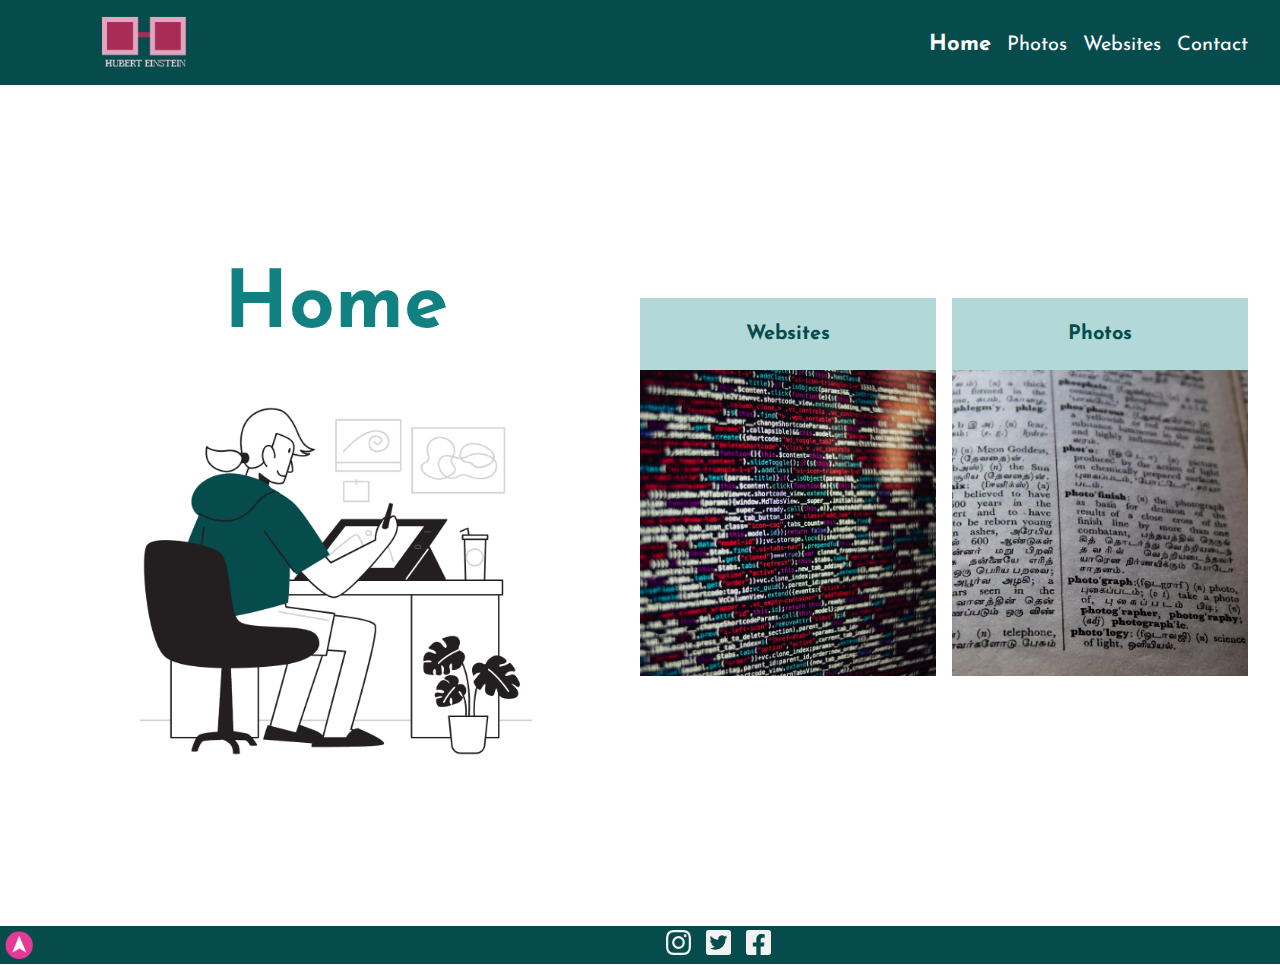
<file: index.html>
<!DOCTYPE html>
<html lang="en">
<head>
    <meta charset="UTF-8">
    <meta name="viewport" content="width=device-width, initial-scale=1.0">
    <link rel="stylesheet" href="css/normalize.css">
    <link rel="stylesheet" href="css/styles.css">
    <title>Home</title>
</head>
	<body>
		<main class="wrapper">
			<!-- navigation bar for all sites -->
			<header class="navigation">
				<!-- custome logo for website -->
				<div class="logo">
					<img class="logo" src="images/logo.png" alt="custom-logo">
				</div>
				<div class="links">
				<nav>
					<ul class="nav-links">
							<li><a class="active" href="index.html">Home</a></li>
							<li><a href="photos.html">Photos</a></li>
							<li><a href="websites.html">Websites</a></li>
							<li><a href="contact.html">Contact</a></li>
					</ul>
				</nav>
				</div>
			</header>
			<!-- specific class for home page -->
				<div class="home">
					<!-- using classes to break down parts of home page -->
					<div class="grid-one">
						<div class="banner">
							<div class="title">
								<h1>Home</h1>
							</div>
							<!-- banner image for home page -->
							<div class="main-image">
								<img src="images/designer-desk-dark.png" alt="person-at-drawing-board">
							</div>
						</div>
					</div>
					<div class="grid-two">
						<!-- image with a title box -->
						<div class="card-box">
							<div class="text-box">
								<div class="text-area">
									<a href="websites.html"><h2>Websites</h2></a>
								</div>
								<div class="text-image">
									<img src="images/image1.jpg" alt="lines-of-code">
								</div>
							</div>
							<div class="text-box">
								<div class="text-area">
									<a href="photos.html"><h2>Photos</h2></a>
								</div>
								<div class="text-image">
									<img src="images/photo-1.jpg" alt="dictionary-words">
								</div>
							</div>
						</div>
					</div>
				</div>
			<footer>
				<!-- custom made arrow image for all pages -->
				<div class="arrow">
				<a href="#top">
					<img src="icons/my-arrow.png" alt="arrow-icon">
				</a>
				</div>
			<!-- social media icons placed in the footer of the document -->
				<div class="social"> 
					<div class="social-icons">
						<img src="icons/instagram.svg" alt="instagram">
						<img src="icons/twitter.svg" alt="twitter">
				<img src="icons/facebook.svg" alt="facebook">
					</div>
				</div>
			</footer>
		</main>
	</body>
</html>
</file>
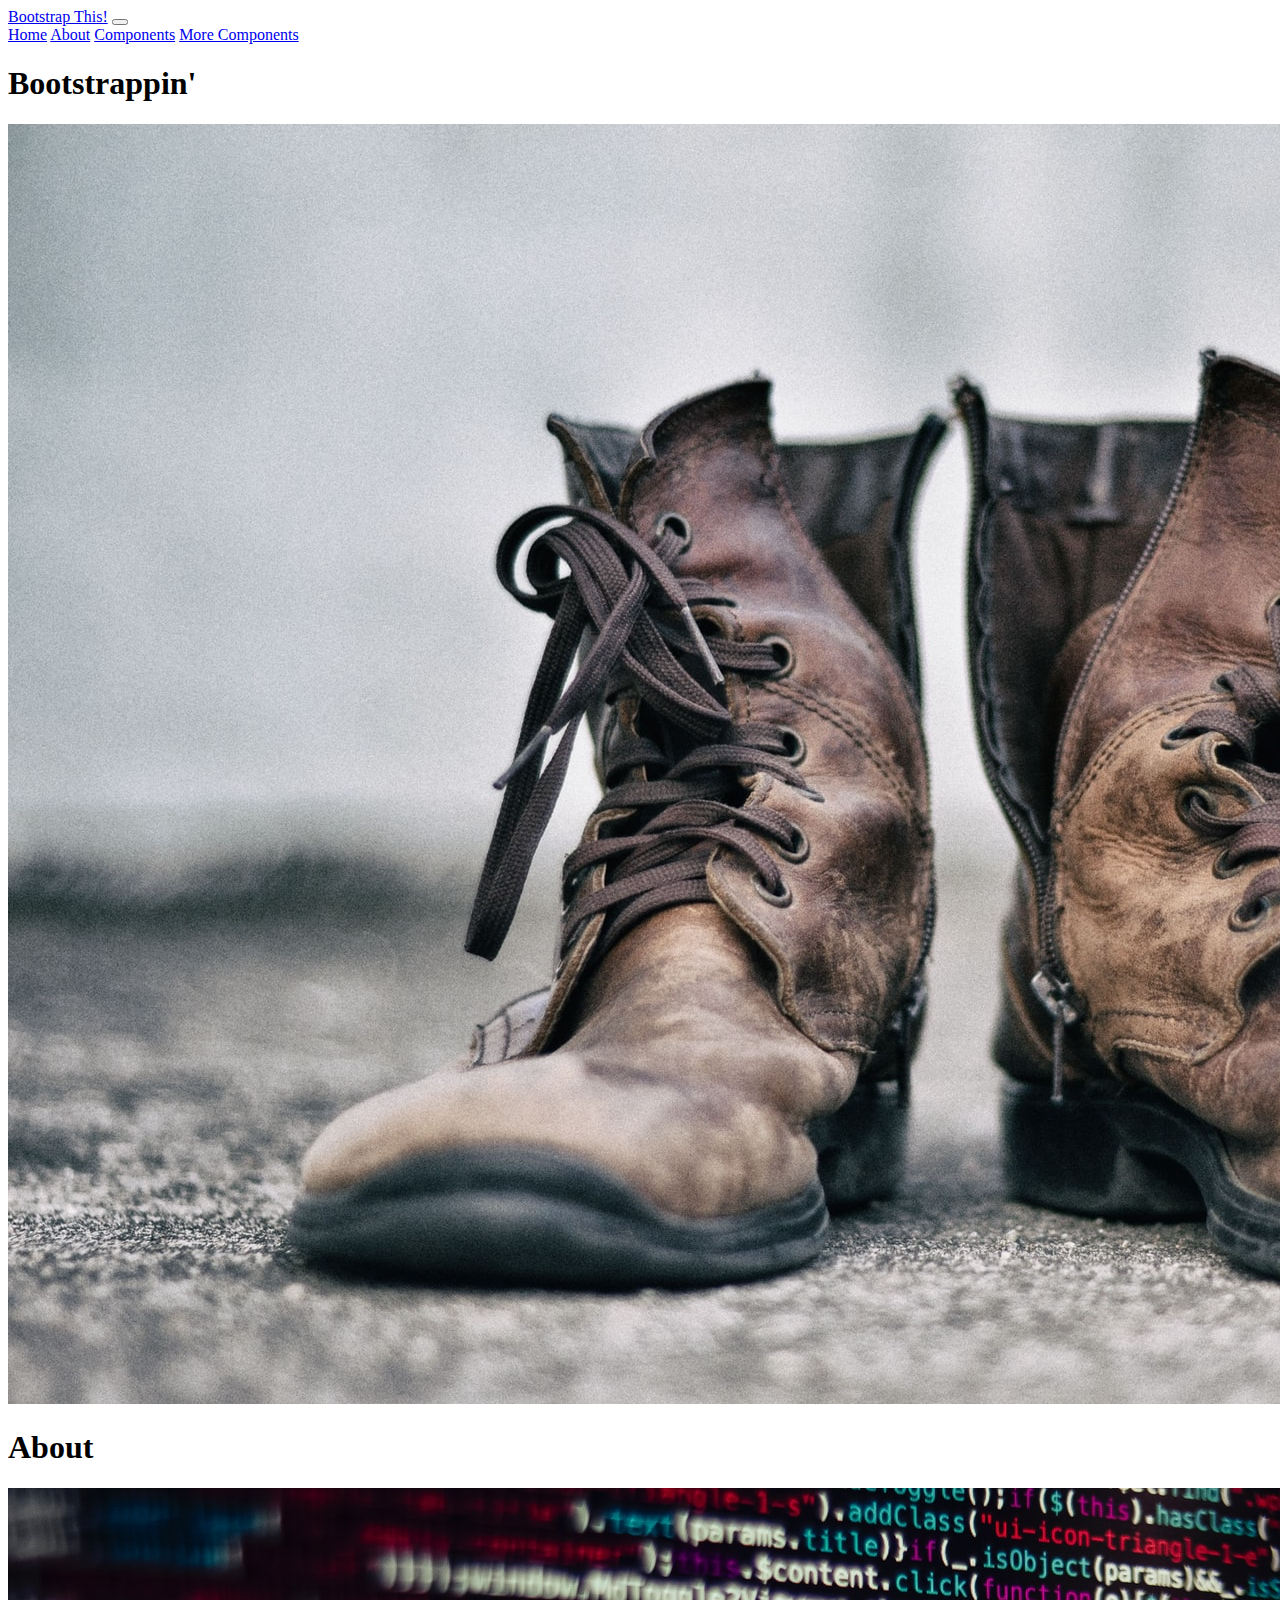
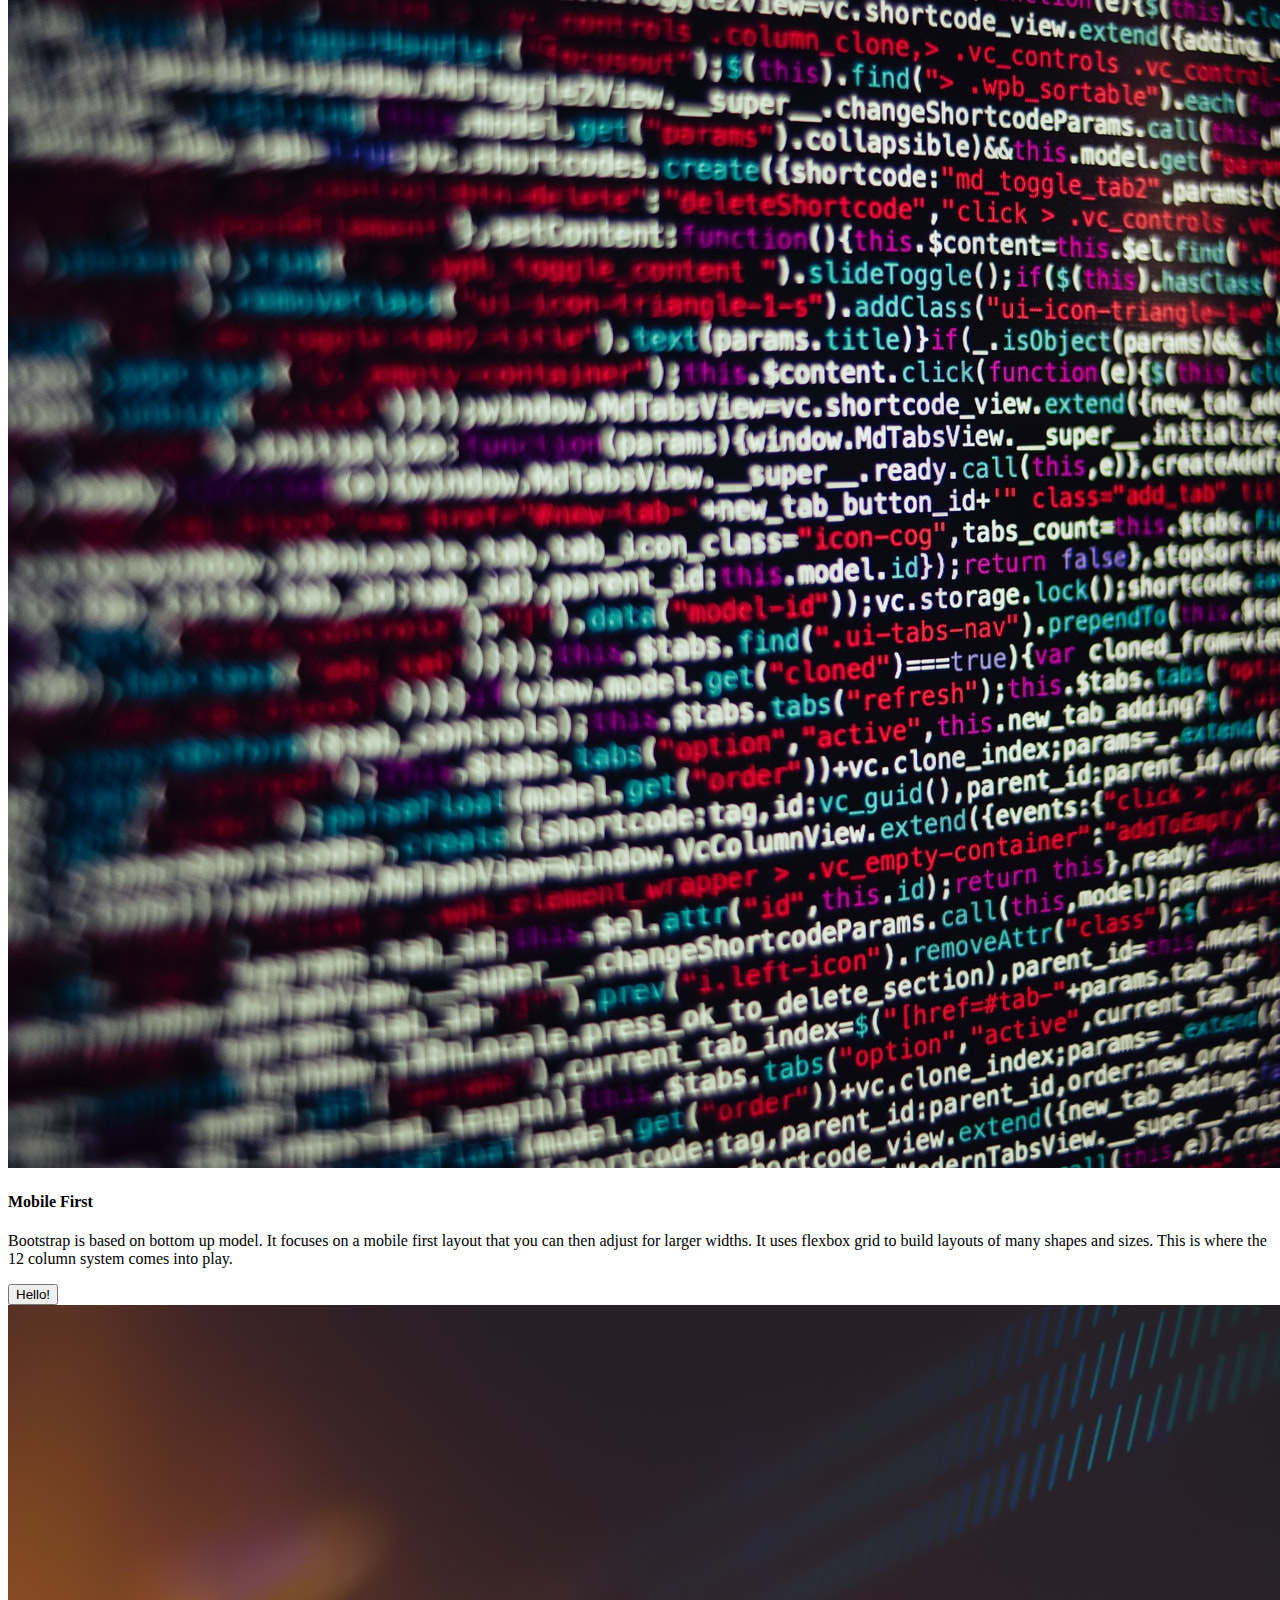
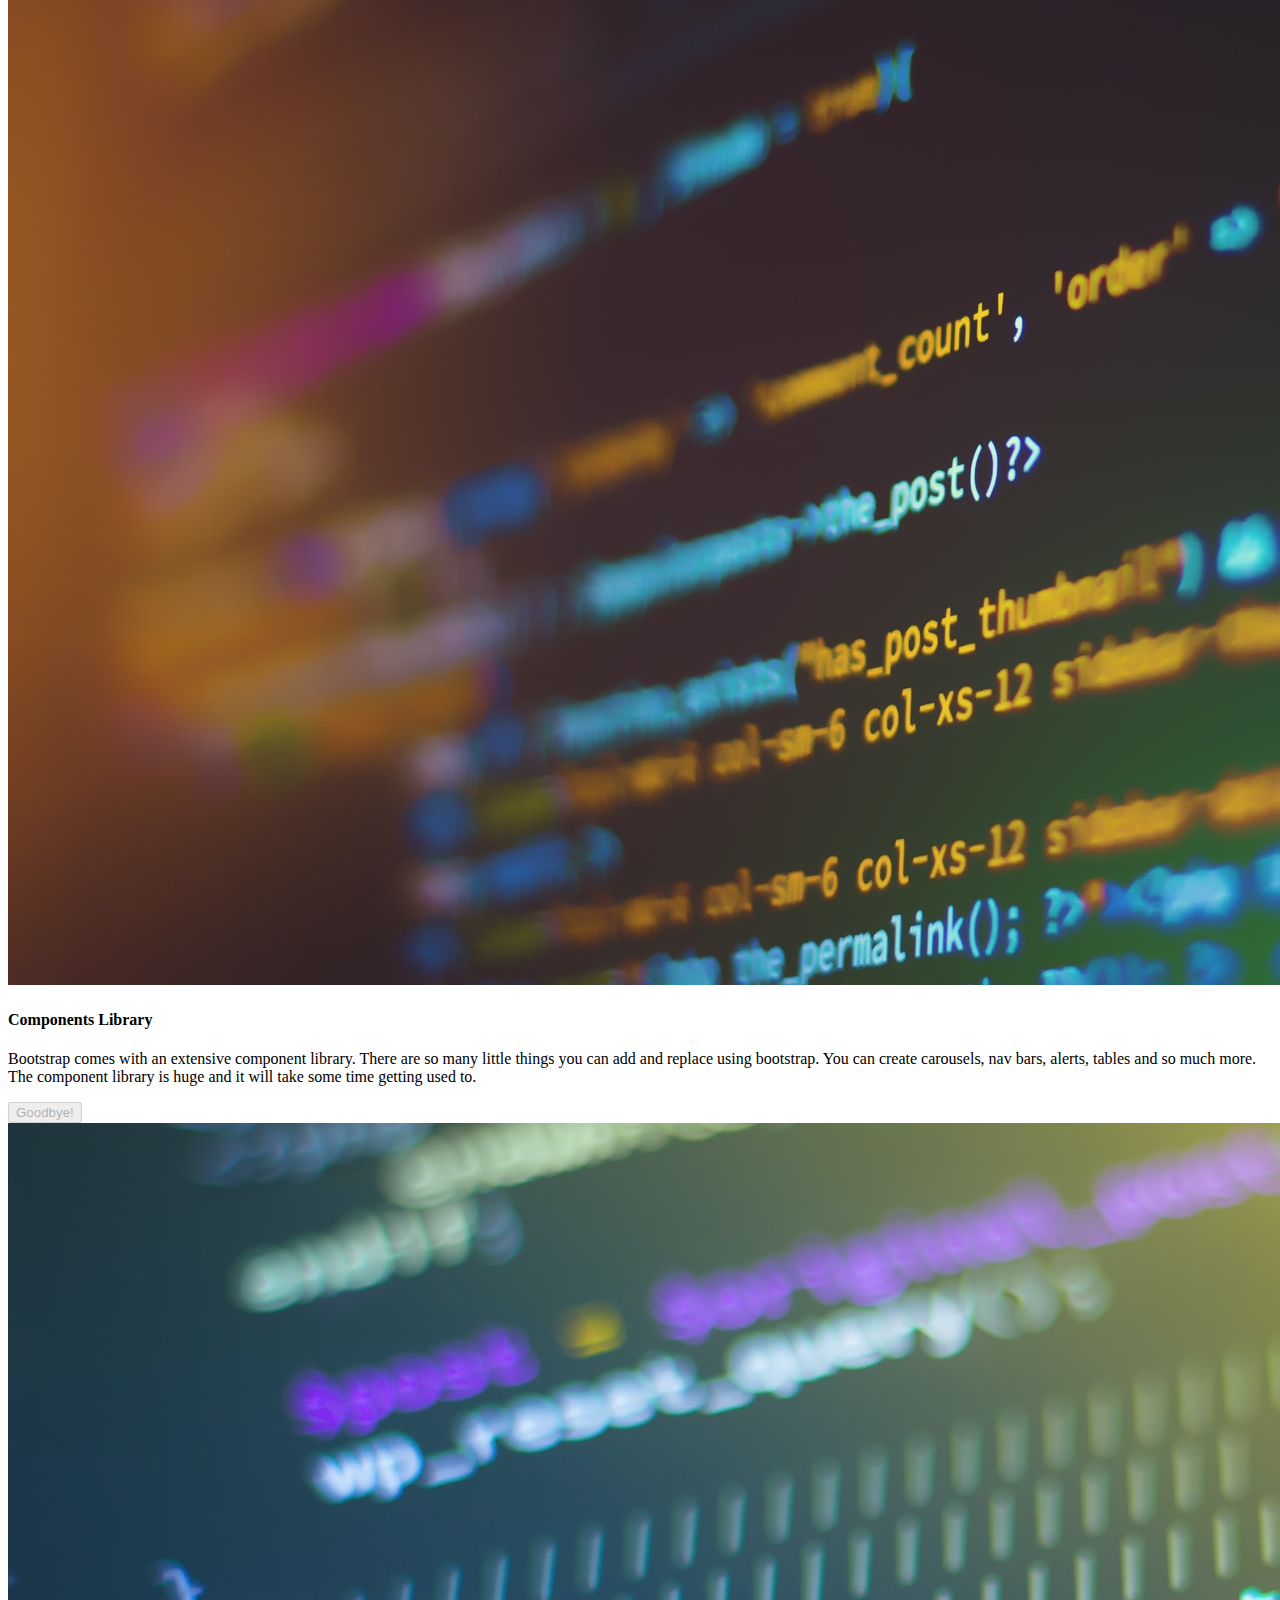
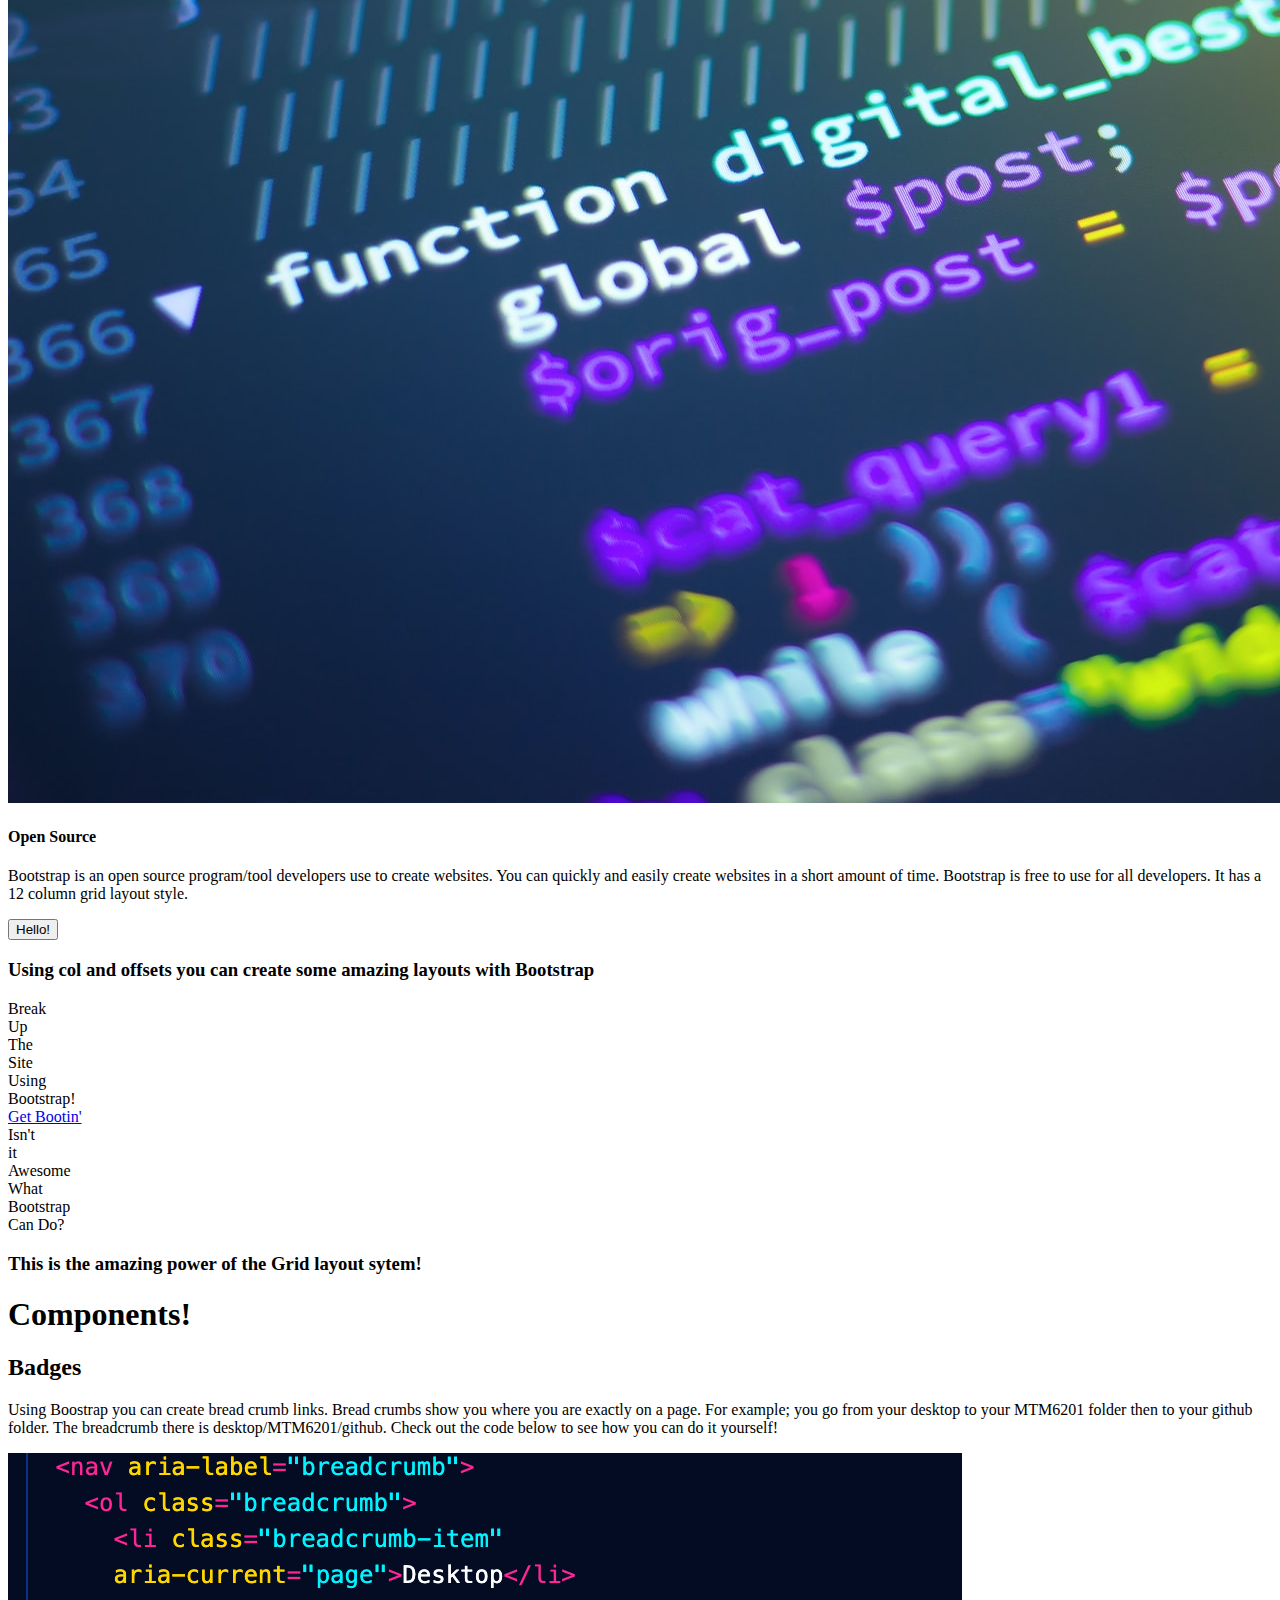
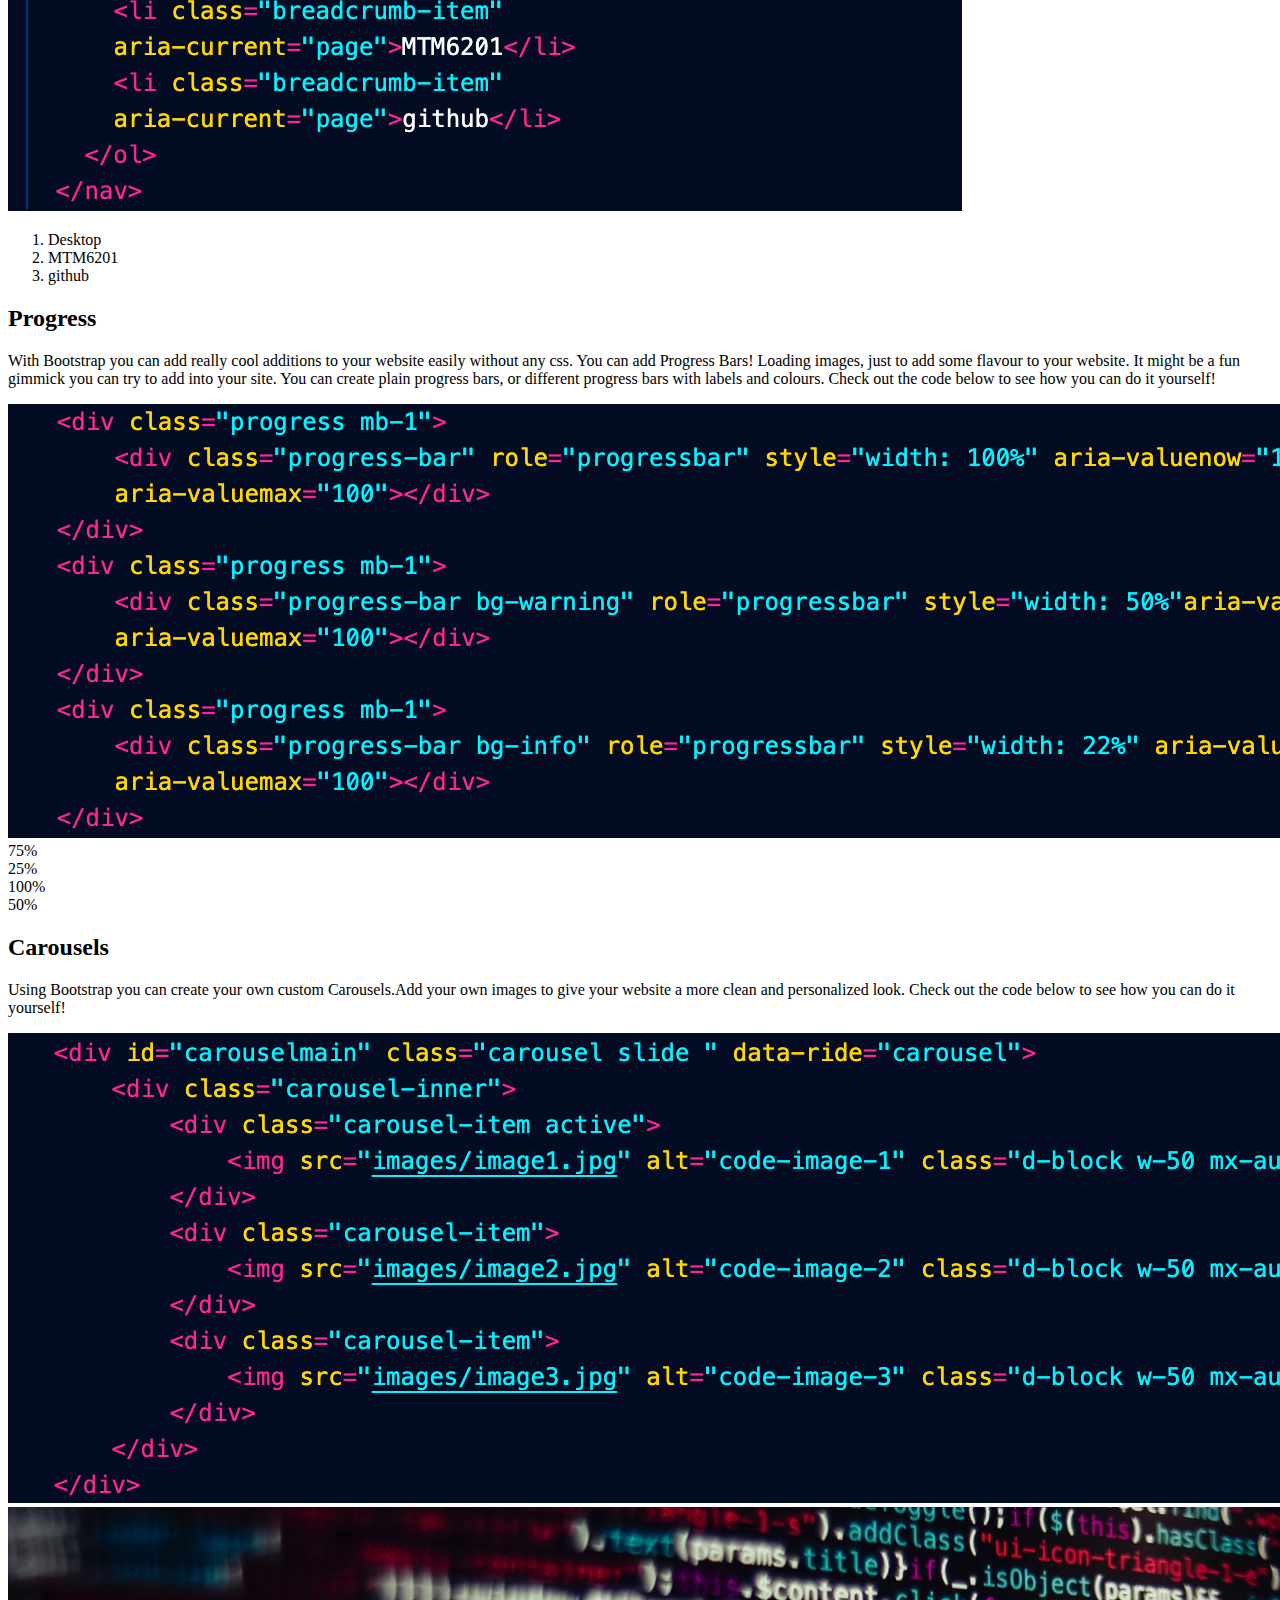
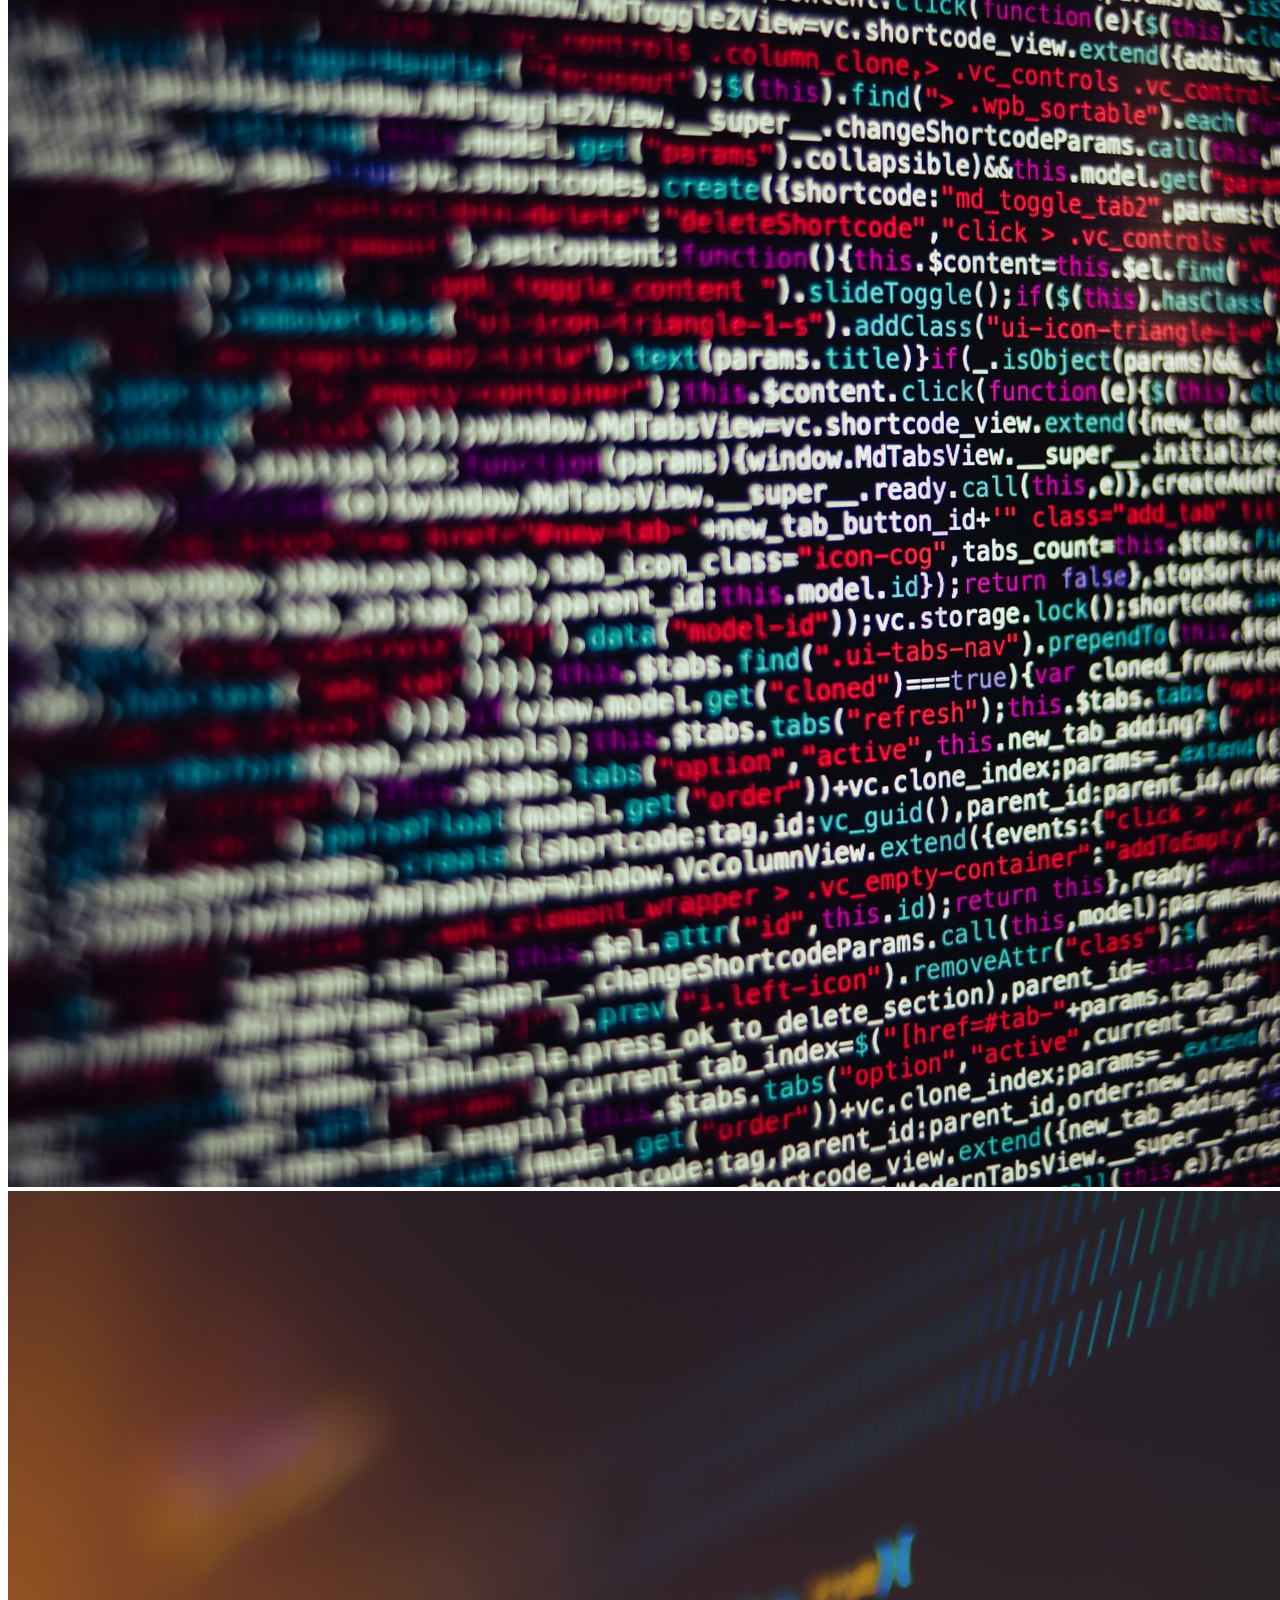
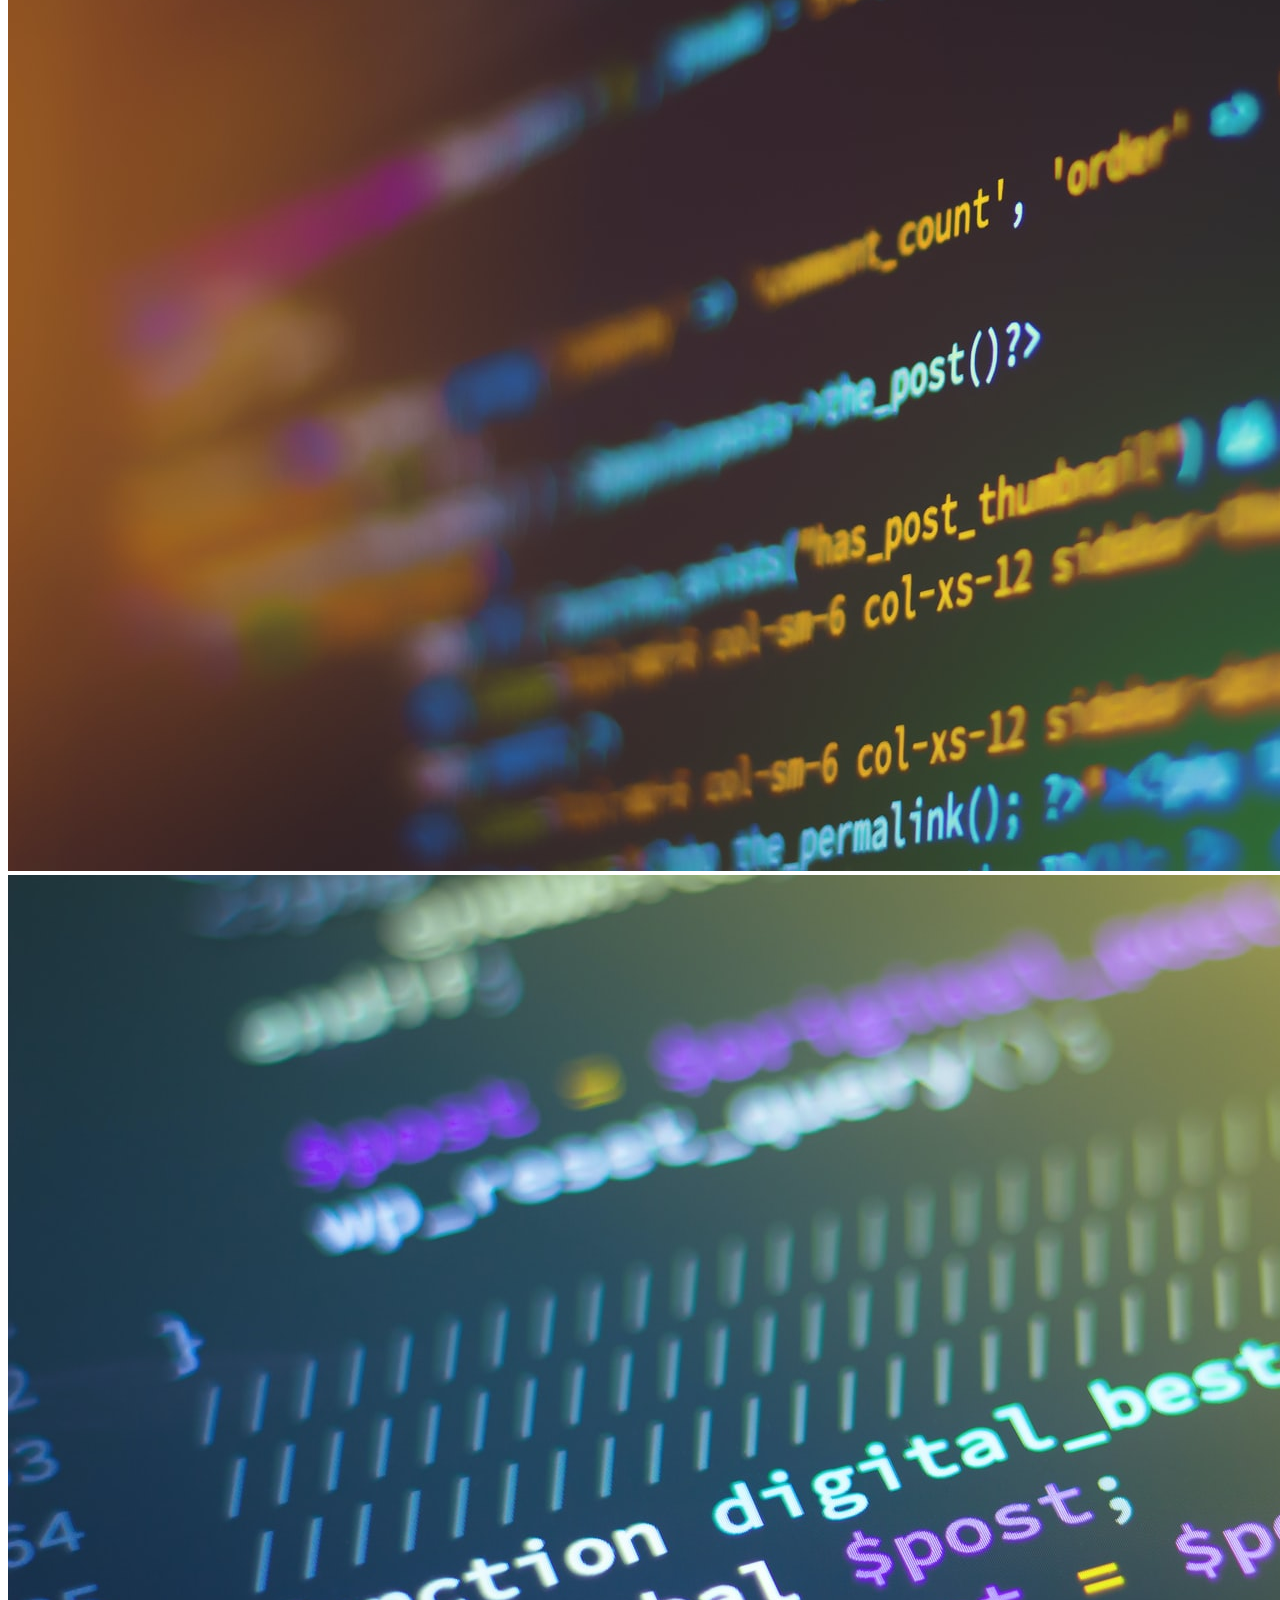
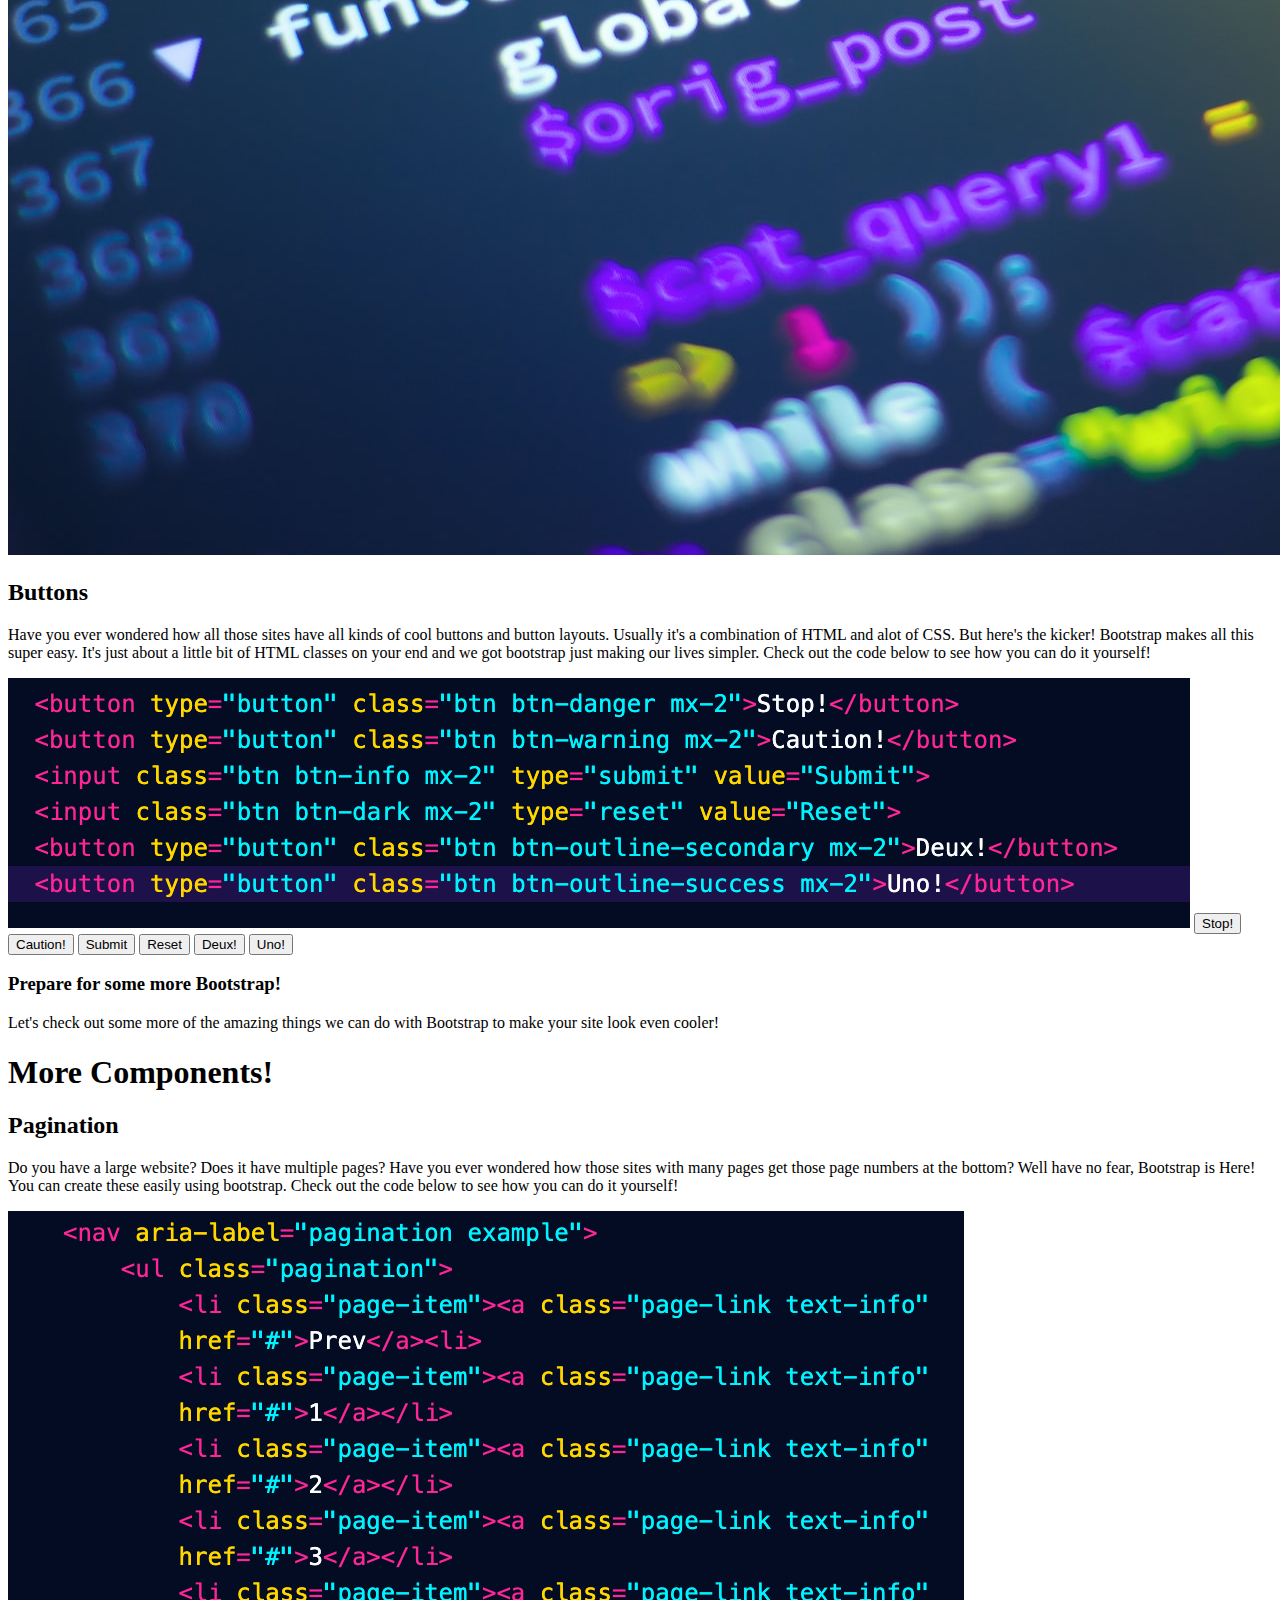
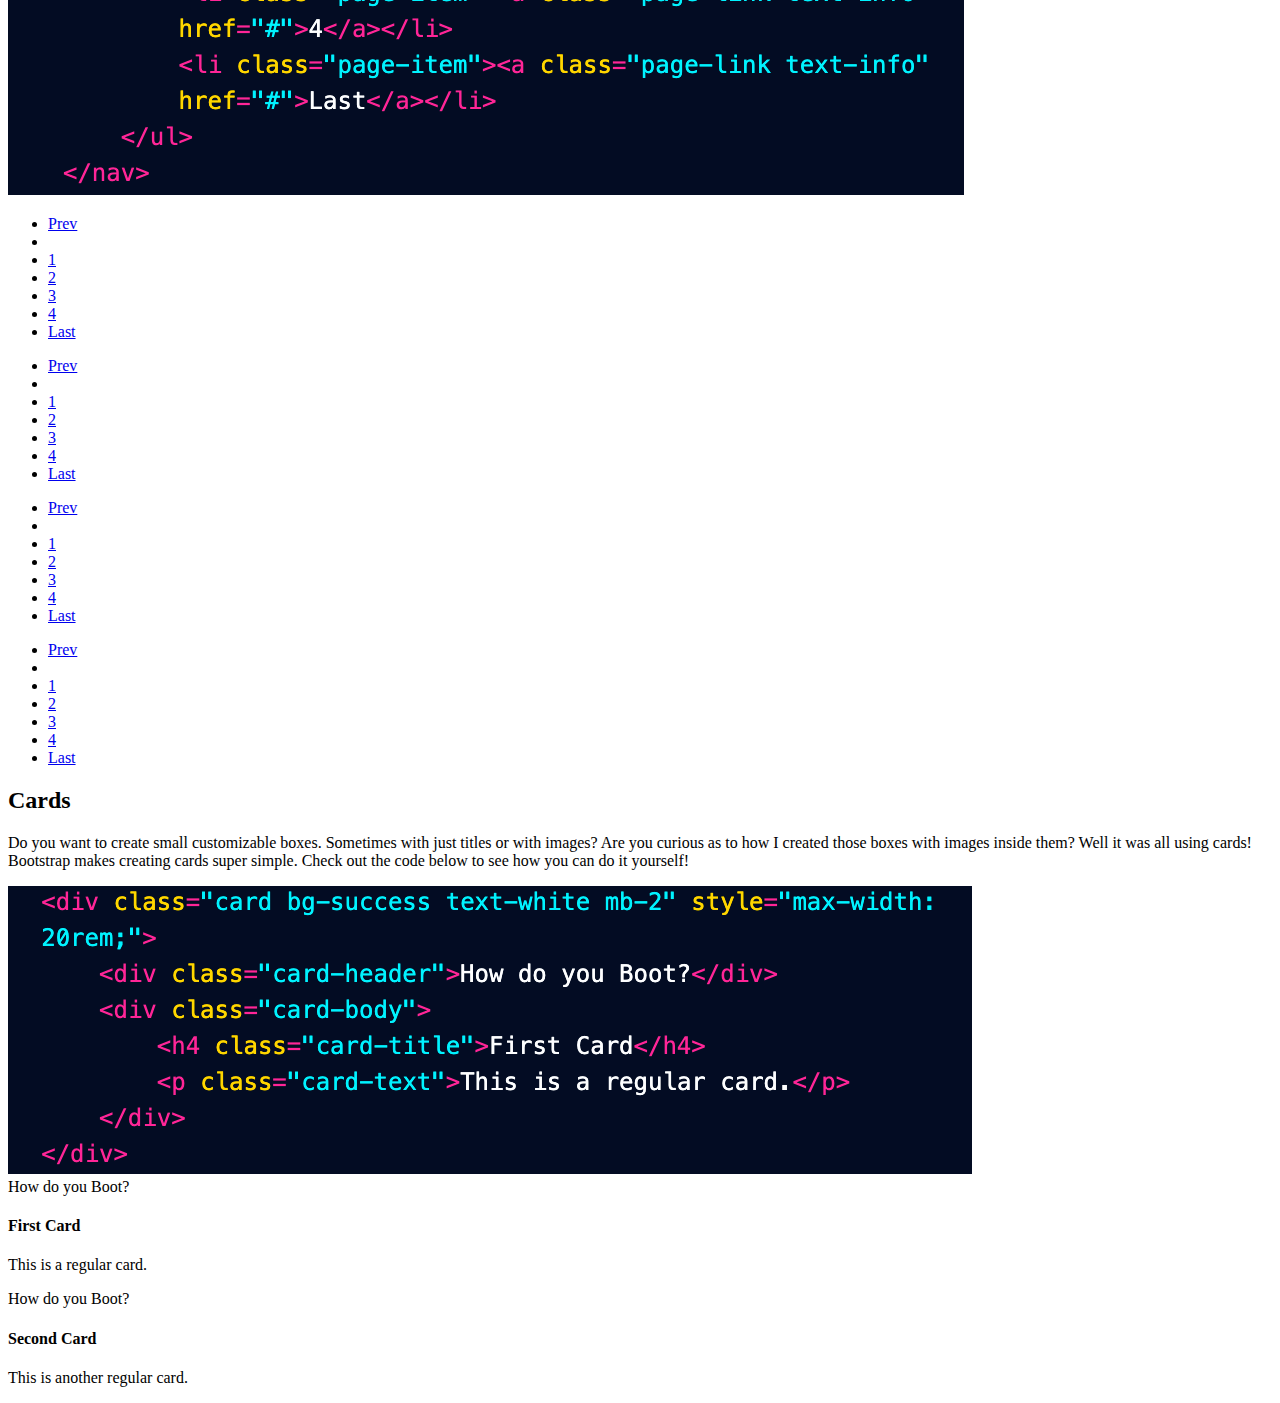
<file: bootstrap-this/index.html>
<!doctype html>
<html lang="en">
  <head>
    <!-- Required meta tags -->
    <meta charset="utf-8">
    <meta name="viewport" content="width=device-width, initial-scale=1, shrink-to-fit=no">

    <!-- Bootstrap CSS -->
    <link rel="stylesheet" href="https://stackpath.bootstrapcdn.com/bootstrap/4.5.0/css/bootstrap.min.css" integrity="sha384-9aIt2nRpC12Uk9gS9baDl411NQApFmC26EwAOH8WgZl5MYYxFfc+NcPb1dKGj7Sk" crossorigin="anonymous">

  <title>Bootstrap This!</title>
  </head>
  <body>
      <!-- Bootstrap style Navbar -->
      <!-- nav bar shrinks to show image in mobile view -->
    <nav class="navbar navbar-expand-md bg-dark navbar-dark">
      <a href=index.html class="navbar-brand">Bootstrap This!</a>
      <button class="navbar-toggler" data-toggle="collapse" data-target="#navbarNav">
        <span class="navbar-toggler-icon"></span>
      </button>
      <div id="navbarNav" class="collapse navbar-collapse">
        <div class="navbar-nav ml-auto">
          <a href="index.html" class="nav-item nav-link active">Home</a>
          <a href="#about" class="nav-item nav-link">About</a>
          <a href="#components" class="nav-item nav-link">Components</a>
          <a href="#components-2" class="nav-item nav-link">More Components</a>
        </div>
      </div>    
    </nav>
    <h1 class="text-center text-warning font-weight-light">Bootstrappin'</h1>
    <img src="images/boots.jpg" alt="boots" class="img-fluid w-100">

    <div class="container-fluid">
        <h1 class="text-info font-weight-light text-center font-weight-normal" id="about">About</h1>
            <!-- using bootstrap cards to show images and text side by side -->
        <div class="card-deck mx-1 mt-2">
            <div class="card">
                <img src="images/image1.jpg" alt="code-image-1" class="card-img-top">
                <div class="card-body bg-dark text-white">
                    <h4 class="card-title text-center">Mobile First</h4>
                    <p class="card-text">Bootstrap is based on bottom up model.  It focuses on a mobile first layout that you can then adjust for larger widths.  It uses flexbox grid to build layouts of many shapes and sizes. This is where the 12 column system comes into play.
                    </p>
                    <!-- allows me to center the button within the card -->
                    <div class="d-flex justify-content-center">
                        <button type="button" class="btn-success btn-lg">Hello!</button>
                    </div>
                </div>
            </div>
            <div class="card">
                <img src="images/image2.jpg" alt="code-image-2" class="card-img-top">
                <div class="card-body bg-dark text-white">
                    <h4 class="card-title text-center">Components Library</h4>
                    <p class="card-text">Bootstrap comes with an extensive component library.  There are so many little things you can add and replace using bootstrap.  You can create carousels, nav bars, alerts, tables and so much more.  The component library is huge and it will take some time getting used to.
                    </p>
                    <div class="d-flex justify-content-center">
                        <button type="button" class="btn-danger btn-lg" disabled>Goodbye!</button>
                    </div>
                </div>
            </div>
            <div class="card">
                <img src="images/image3.jpg" alt="code-image-3" class="card-img-top">
                <div class="card-body bg-dark text-white">
                    <h4 class="card-title text-center">Open Source</h4>
                    <p class="card-text">Bootstrap is an open source program/tool developers use to create websites.  You can quickly and easily create websites in a short amount of time.  Bootstrap is free to use for all developers.  It has a 12 column grid layout style.
                    </p>
                    <div class="d-flex justify-content-center">
                        <button type="button" class="btn-secondary btn-lg">Hello!</button>
                    </div>
                </div>
            </div>
        </div>
    </div>
    <!-- using cols and offsets here to create a nice visual of bootstrap layout style -->
    <h3 class="text-center font-weight-bold">Using col and offsets you can create some amazing layouts with Bootstrap</h3>
    <div class="container my-3">
        <div class="row">
            <div class="col-6 offset-1 bg-danger text-white">Break</div>
            <div class="col-6 offset-2 bg-dark text-white">Up</div>
            <div class="col-6 offset-3 bg-secondary text-white">The</div>
            <div class="col-6 offset-4 bg-primary text-white">Site</div>
            <div class="col-6 offset-5 bg-success text-white">Using</div>
            <div class="col-6 offset-6 bg-warning text-white">Bootstrap!</div>
        </div>
    </div>
        <!-- allows button ability to go to bootstrap website and to be at the end of html -->
    <div class="containe d-flex justify-content-end">
        <a class="btn btn-info btn-lg mr-4" href="https://getbootstrap.com/" role="button">Get Bootin'</a>
    </div>
    <div class="container my-3">
        <div class="row">
            <!-- using cols and offsets to create a unique pattern with bootstrap -->
            <div class="col-6 offset-6 bg-dark text-white">Isn't</div>
            <div class="col-6 offset-5 bg-success text-white">it</div>
            <div class="col-6 offset-4 bg-warning text-white">Awesome</div>
            <div class="col-6 offset-3 bg-info text-white">What</div>
            <div class="col-6 offset-2 bg-secondary text-white">Bootstrap</div>
            <div class="col-6 offset-1 bg-danger text-white">Can Do?</div>
        </div>
        <h3 class="text-center font-weight-bold mt-2">This is the amazing power of the Grid layout sytem!</h3>
    </div>
    <!-- all divs nested within are going to be side by side in medium view taking up 6 columns each and 3 columns each in larger views -->
    <h1 class="text-info font-weight-light text-center font-weight-normal" id="components">Components!</h1>
    <div class="container-fluid mb-2">
        <!-- this is the how to for breadcrumbs using bootstrap -->
        <div class="row">
            <div class="col-md-6 col-lg-3">
                <h2 class="bg-dark text-white text-center font-weight-normal p-1">Badges</h2>
                <p>Using Boostrap you can create bread crumb links.  Bread crumbs show you where you are exactly on a page.  For example; you go from your desktop to your MTM6201 folder then to your github folder. The breadcrumb there is desktop/MTM6201/github. Check out the code below to see how you can do it yourself!</p>
                <!-- image represents how the code looks in my VS for a how to -->
                <img src="images/breadcrumb.png" alt="breadcrumb-code" class="img-fluid mb-2">
                <nav aria-label="breadcrumb">
                    <ol class="breadcrumb">
                        <li class="breadcrumb-item" aria-current="page">Desktop</li>
                        <li class="breadcrumb-item" aria-current="page">MTM6201</li>
                        <li class="breadcrumb-item" aria-current="page">github</li>
                    </ol>
                </nav>
            </div>
            <!-- this is the how to for creating progress bars -->
            <div class="col-md-6 col-lg-3">
                <h2 class="bg-dark text-white text-center font-weight-normal p-1">Progress</h2>
                <p>With Bootstrap you can add really cool additions to your website easily without any css.  You can add Progress Bars!  Loading images, just to add some flavour to your website.  It might be a fun gimmick you can try to add into your site. You can create plain progress bars, or different progress bars with labels and colours. Check out the code below to see how you can do it yourself!</p>
                <img src="images/progress.png" alt="progress-bar-code" class="img-fluid mb-2">
                <div class="progress mb-1">
                    <div class="progress-bar" role="progressbar" aria-valuenow="0" aria-valuemin="0" aria-valuemax="100"></div>
                </div>
                <!-- giving colour and width to the progress bar without css -->
                <div class="progress mb-1">
                    <div class="progress-bar bg-danger w-75" role="progressbar" aria-valuenow="75" aria-valuemin="0" aria-valuemax="100">75%</div>
                </div>
                <div class="progress mb-1">
                    <div class="progress-bar bg-dark w-25" role="progressbar" aria-valuenow="25" aria-valuemin="0" aria-valuemax="100">25%</div>
                </div>
                <div class="progress mb-1">
                    <div class="progress-bar w-100" role="progressbar" aria-valuenow="100" aria-valuemin="0" aria-valuemax="100">100%</div>
                </div>
                <div class="progress mb-1">
                    <div class="progress-bar bg-warning w-50" role="progressbar" aria-valuenow="50" aria-valuemin="0" aria-valuemax="100">50%</div>
                </div>
            </div>
            <!-- this is the how to for creating carousels -->
            <div class="col-md-6 col-lg-3">
                <h2 class="bg-dark text-white text-center font-weight-normal p-1">Carousels</h2>
                <p>Using Bootstrap you can create your own custom Carousels.Add your own images to give your website a more clean and personalized look. Check out the code below to see how you can do it yourself!</p>
                <img src="images/carousel.png" alt="carousel-code-image" class="img-fluid mb-2">
                <div id="carouselmine" class="carousel slide" data-ride="carousel">
                    <div class="carousel-inner mb-2">
                        <!-- carousel active allows the pictures to move between each other freely -->
                        <div class="carousel-item active">
                            <img src="images/image1.jpg" alt="code-image-1" class="img-fluid">
                        </div>
                        <div class="carousel-item">
                            <img src="images/image2.jpg" alt="code-image-2" class="img-fluid">
                        </div>
                        <div class="carousel-item">
                            <img src="images/image3.jpg" alt="code-image-3" class="img-fluid">
                        </div>
                    </div>
                </div>
            </div>
            <!-- this is the how for creating buttons -->
            <div class="col-md-6 col-lg-3">
                <h2 class="bg-dark text-white text-center font-weight-normal p-1">Buttons</h2>
                <p>Have you ever wondered how all those sites have all kinds of cool buttons and button layouts.  Usually it's a combination of HTML and alot of CSS.  But here's the kicker!  Bootstrap makes all this super easy.  It's just about a little bit of HTML classes on your end and we got bootstrap just making our lives simpler. Check out the code below to see how you can do it yourself!</p>
                <!-- different types of button styles shown here -->
                <img src="images/button.png" alt="button-code" class="img-fluid mb-2">
                <button type="button" class="btn btn-danger mx-2 mb-2">Stop!</button>
                <button type="button" class="btn btn-warning mx-2 mb-2">Caution!</button>
                <input class="btn btn-info mx-2 mb-2" type="submit" value="Submit">
                <input class="btn btn-dark mx-2 mb-2" type="reset" value="Reset">
                <button type="button" class="btn btn-outline-secondary mx-2 mb-2">Deux!</button>
                <button type="button" class="btn btn-outline-success mx-2 mb-2">Uno!</button>
            </div>
        </div>
    </div>
    <div class="alert alert-info mx-2 text-uppercase text-center" role="alert">
        <h3 class="alert-heading font-weight-light">Prepare for some more Bootstrap!</h3>
        <p>Let's check out some more of the amazing things we can do with Bootstrap to make your site look even cooler!</p>
    </div>
    <h1 class="text-info font-weight-light text-center font-weight-normal" id="components-2">More Components!</h1>
    <div class="container-fluid mb-2">
        <div class="row">
            <!-- divs nested within this div are going to take up 6 columns in medium and large views -->
            <div class="col-md-6">
                <!-- this is the how to for creating paginations -->
                <h2 class="bg-dark text-white text-center font-weight-normal p-1">Pagination</h2>
                <p>Do you have a large website?  Does it have multiple pages?  Have you ever wondered how those sites with many pages get those page numbers at the bottom?  Well have no fear, Bootstrap is Here!  You can create these easily using bootstrap.  Check out the code below to see how you can do it yourself!</p>
                <img src="images/pagination.png" alt="pagination-code-image" class="img-fluid mb-2">
                <div class="d-flex justify-content-center">
                    <nav aria-label="pagination example">
                        <ul class="pagination">
                            <li class="page-item"><a class="page-link text-info" href="#">Prev</a><li>
                            <li class="page-item"><a class="page-link text-info" href="#">1</a></li>
                            <li class="page-item"><a class="page-link text-info" href="#">2</a></li>
                            <li class="page-item"><a class="page-link text-info" href="#">3</a></li>
                            <li class="page-item"><a class="page-link text-info" href="#">4</a></li>
                            <li class="page-item"><a class="page-link text-info" href="#">Last</a></li>
                        </ul>
                    </nav>
                </div>
                <nav aria-label="pagination example">
                    <ul class="pagination justify-content-start">
                        <li class="page-item"><a class="page-link text-success" href="#">Prev</a><li>
                        <li class="page-item"><a class="page-link text-success" href="#">1</a></li>
                        <li class="page-item"><a class="page-link text-success" href="#">2</a></li>
                        <li class="page-item"><a class="page-link text-success" href="#">3</a></li>
                        <li class="page-item"><a class="page-link text-success" href="#">4</a></li>
                        <li class="page-item"><a class="page-link text-success" href="#">Last</a></li>
                    </ul>
                </nav>
                <!-- using flex attributes to move the pagination around -->
                <nav aria-label="pagination example">
                    <ul class="pagination justify-content-center">
                        <li class="page-item"><a class="page-link text-danger" href="#">Prev</a><li>
                        <li class="page-item"><a class="page-link text-danger" href="#">1</a></li>
                        <li class="page-item"><a class="page-link text-danger" href="#">2</a></li>
                        <li class="page-item"><a class="page-link text-danger" href="#">3</a></li>
                        <li class="page-item"><a class="page-link text-danger" href="#">4</a></li>
                        <li class="page-item"><a class="page-link text-danger" href="#">Last</a></li>
                    </ul>
                </nav>
                <nav aria-label="pagination example">
                    <ul class="pagination justify-content-end">
                        <li class="page-item"><a class="page-link text-warning" href="#">Prev</a><li>
                        <li class="page-item"><a class="page-link text-warning" href="#">1</a></li>
                        <li class="page-item"><a class="page-link text-warning" href="#">2</a></li>
                        <li class="page-item"><a class="page-link text-warning" href="#">3</a></li>
                        <li class="page-item"><a class="page-link text-warning" href="#">4</a></li>
                        <li class="page-item"><a class="page-link text-warning" href="#">Last</a></li>
                    </ul>
                </nav>
            </div>
            <div class="col-md-6">
                <!-- this is the how to for creating cards -->
                <h2 class="bg-dark text-white text-center font-weight-normal p-1">Cards</h2>
                <p>Do you want to create small customizable boxes.  Sometimes with just titles or with images?  Are you curious as to how I created those boxes with images inside them?  Well it was all using cards!  Bootstrap makes creating cards super simple. Check out the code below to see how you can do it yourself!</p>
                <img src="images/card.png" alt="card-code-image" class="img-fluid mb-2">
                <div class="card bg-success text-white mb-2">
                    <div class="card-header">How do you Boot?</div>
                        <div class="card-body">
                            <h4 class="card-title">First Card</h4>
                            <p class="card-text">This is a regular card.</p>
                        </div>
                    </div>
                <div class="card bg-warning text-white">
                    <div class="card-header">How do you Boot?</div>
                        <div class="card-body">
                            <h4 class="card-title">Second Card</h4>
                            <p class="card-text">This is another regular card.</p>
                        </div>
                    </div>
                </div>
            </div>
        </div>

    <!-- Optional JavaScript -->
    <!-- jQuery first, then Popper.js, then Bootstrap JS -->
    <script src="https://code.jquery.com/jquery-3.5.1.slim.min.js" integrity="sha384-DfXdz2htPH0lsSSs5nCTpuj/zy4C+OGpamoFVy38MVBnE+IbbVYUew+OrCXaRkfj" crossorigin="anonymous"></script>
    <script src="https://cdn.jsdelivr.net/npm/popper.js@1.16.0/dist/umd/popper.min.js" integrity="sha384-Q6E9RHvbIyZFJoft+2mJbHaEWldlvI9IOYy5n3zV9zzTtmI3UksdQRVvoxMfooAo" crossorigin="anonymous"></script>
    <script src="https://stackpath.bootstrapcdn.com/bootstrap/4.5.0/js/bootstrap.min.js" integrity="sha384-OgVRvuATP1z7JjHLkuOU7Xw704+h835Lr+6QL9UvYjZE3Ipu6Tp75j7Bh/kR0JKI" crossorigin="anonymous"></script>
  </body>
</html>
</file>
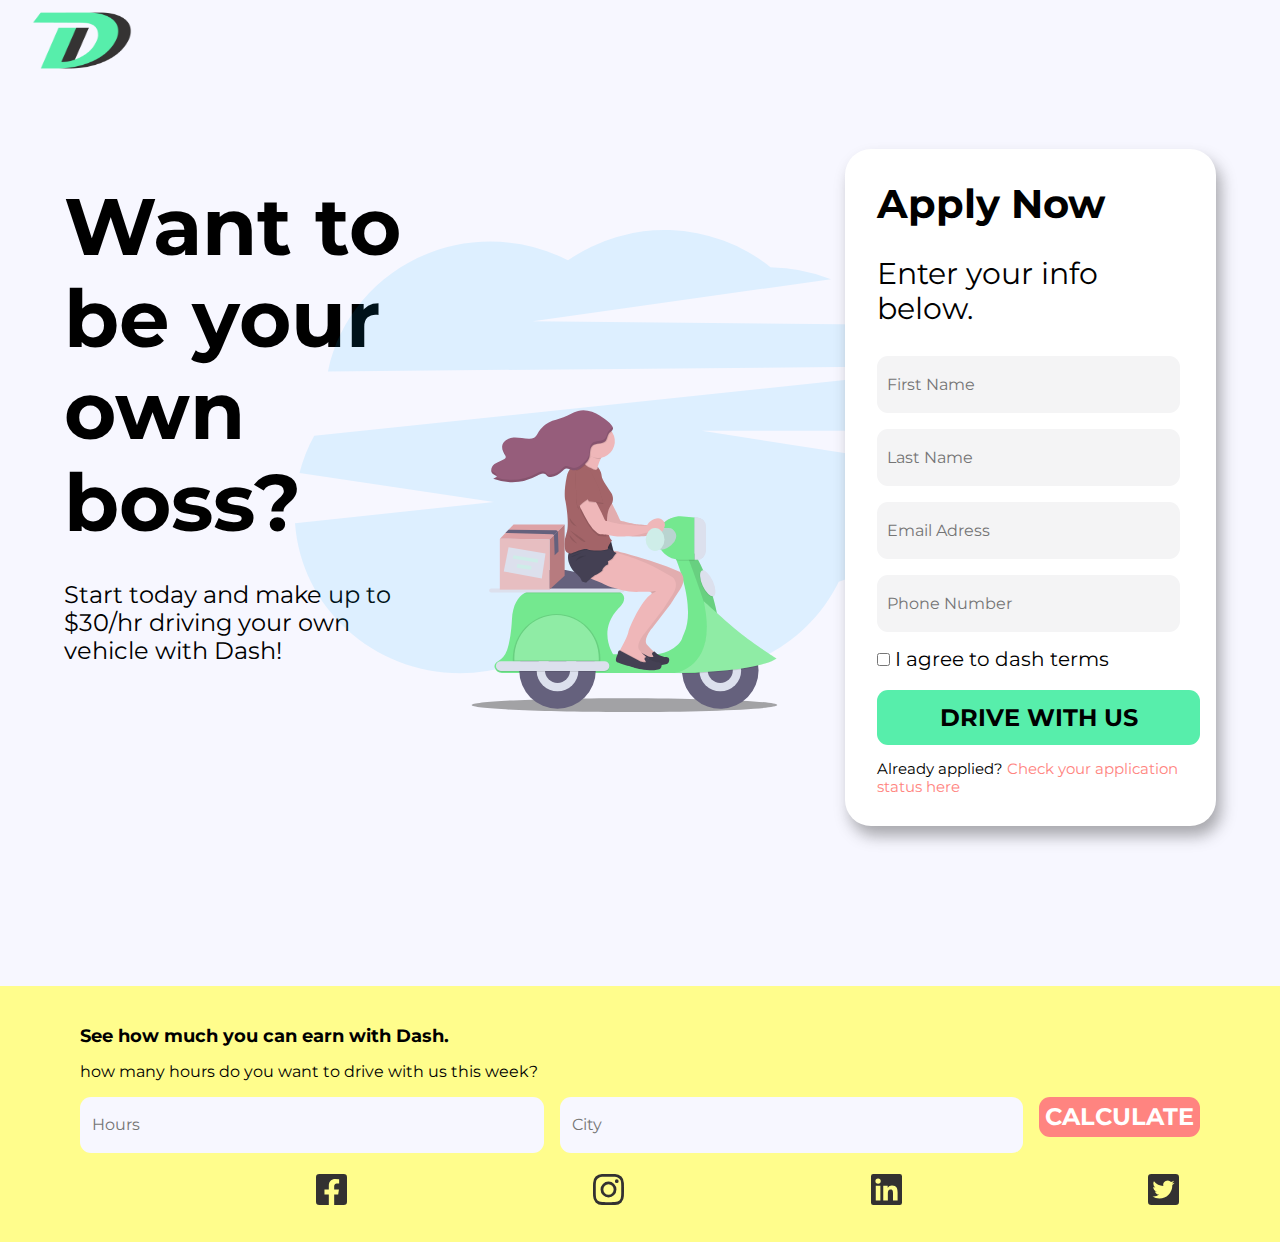
<file: landing-page/index.html>
<!DOCTYPE html>
<html lang="en">
<head>
    <meta charset="UTF-8">
    <meta name="viewport" content="width=device-width, initial-scale=1.0">
    <link rel="stylesheet" href="css/normalize.css">
    <link rel="stylesheet" href="css/style.css">
    <link rel="icon" href="images/favicon.ico" type="image/ico"/>
    <title>Landing Page</title>
</head>
<body>
    <main>
    <!-- this is where the logo is going to be placed, to take up the whole header section -putting the logo here because it will be same through any break point-->
        <header>
            <img src="images/logo/logo.png" alt="dash-logo">
        </header>
<!--deals with the first block of text area - this block deals with the large text area for the landing page-->
        <article class="content">
        <div class="main-text">
            <h1>Want to be your own boss?</h1>
            <p>Start today and make up to $30/hr driving your own vehicle with Dash!</p>
        </div>
<!-- div for thebackground image for the landing page-->
        <div class="back-image"></div>
<!--   deals with the contact form block of the landing page - seperate from the rest of the page.-->        
        <div class="contact">
            <h2>Apply Now</h2>
            <p>Enter your info below.</p>
            <form class="contact-form">
                <div class="contact-form-section">
                    <div>
                        <input type="text" name="fname" id="fname" placeholder="First Name">
                    </div>
                    <div>
                        <input type="text" name="lname" id="lname" placeholder="Last Name">
                    </div>
                    <div>
                        <input type="text" name="email" id="email" placeholder="Email Adress">
                    </div>
                    <div>
                        <input type="text" name="number" id="number" placeholder="Phone Number">
                    </div>
                    <div>
                        <input type="checkbox" id="terms" name="terms" value="agree"><label for=terms> I agree to dash terms</label>
                    </div>
                    <div class="drive-with-us">
                        <input type="submit" value="DRIVE WITH US">
                    </div>
                </div> 
            </form>
            <div class="application">
            <p>Already applied? <a href="https://selv0048.github.io/selv0048-landing-page/">Check your application status here</a></p>
            </div>
        </div>
        </article>
    <!-- footer has been seperated into it's own block - since it's at the bottom included everything that's at the end of the page in the footer -->
        <footer class="footer">
            <!-- footer text -->
            <div class="footer-text">
                <h4>See how much you can earn with Dash.</h4>
                <p>how many hours do you want to drive with us this week?</p>
            </div>
            <!-- footer input text fields -->  
            <form>
                <div class="footer-input">
                    <!-- <div class="hours"></div> -->
                        <input type="text" name="hours" id="hours" placeholder="Hours">
                    <!-- </div>
                    <div class="city"> -->
                        <input type="text" name="city" id="city" placeholder="City">
                    <!-- </div> -->
                    <div class="calculate">
                        <input type="submit" value="CALCULATE">
                    </div>
                </div>
            </form>
                <!-- footer icons added as images -->
            <div class="icons">
                 <img src="images/icons/facebook.svg" alt="facebook-logo">
                 <img src="images/icons/instagram.svg" alt="instagram-logo">
                <img src="images/icons/linkedin.svg" alt="linkedin-logo">
                <img src="images/icons/twitter.svg" alt="twitter-logo">
            </div>
        </footer>
    </main>
</body>
</html>
</file>
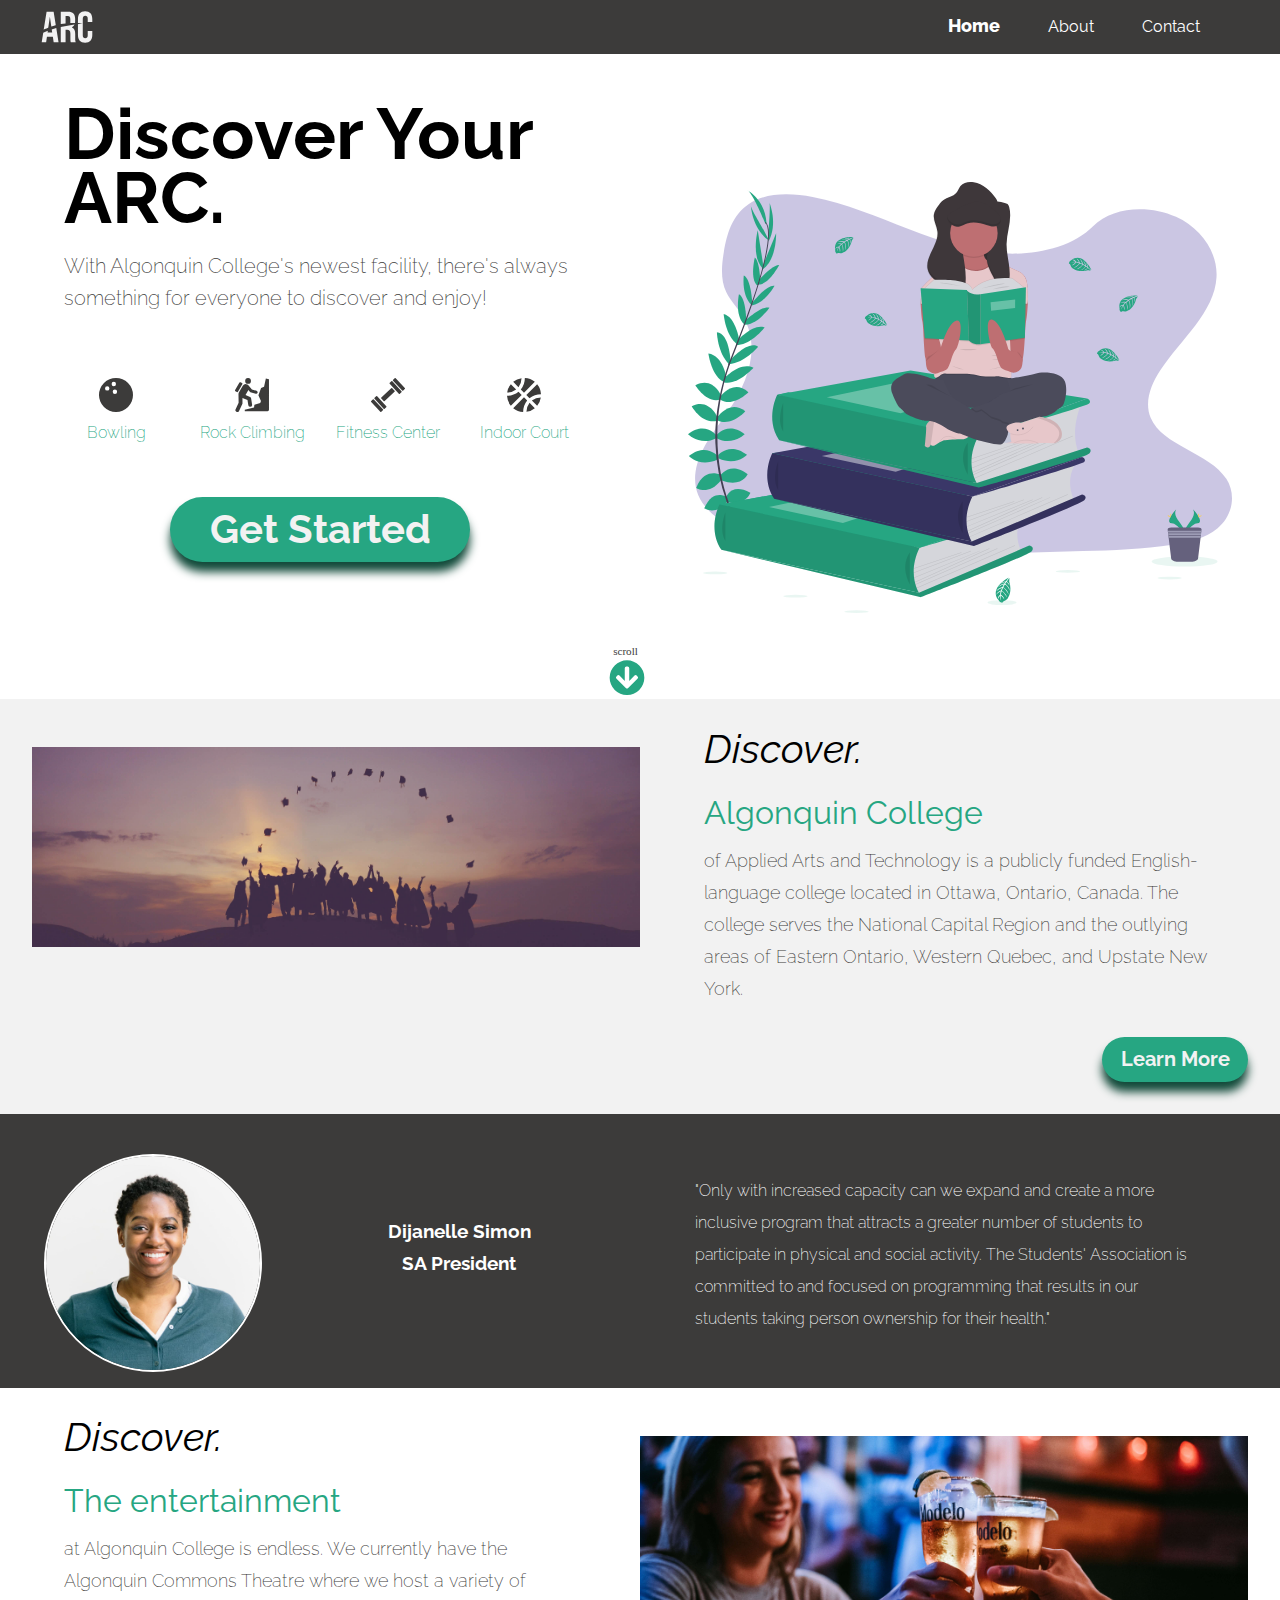
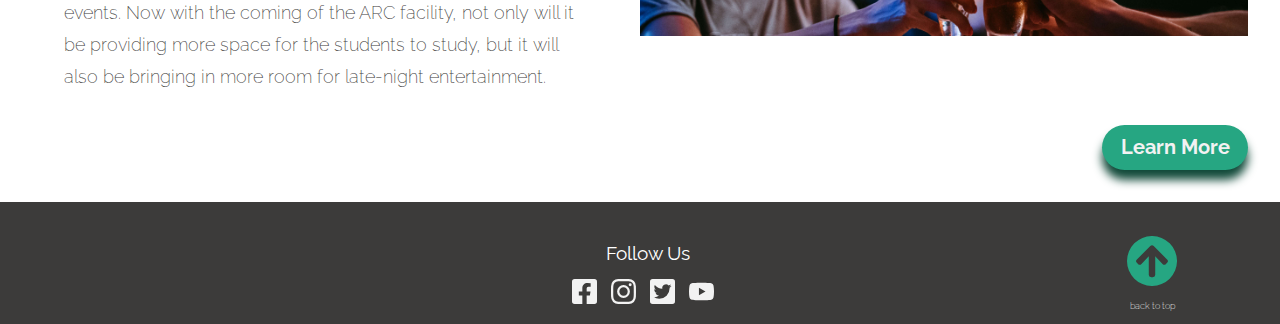
<file: midterm/index.html>
<!DOCTYPE html>
<html lang="en">
<head>
    <meta charset="UTF-8">
    <meta name="viewport" content="width=device-width, initial-scale=1.0">
    <link rel="stylesheet" href="css/normalize.css">
    <link rel="stylesheet" href="css/styles.css">
    <title>Home</title>
</head>
<body>
    <!-- main wrapper enacapsulates whole html document -->
    <main class="wrapper">
        <!-- <header class="navigation"> -->
            <!-- ARC logo that is present throught out all navigation bars in the html documents -->
        <header class="navigation">
            <div class="arc-logo">
                <img class="logo" src="images/logo.svg" alt="arc-logo">
            </div>
            <div class="links">
                <nav>
                    <ul class="nav-links">
                        <li><a class="active" href="index.html">Home</a></li>
                        <li><a href="about.html">About</a></li>
                        <li><a href="contact.html">Contact</a></li>
                    </ul>
                </nav>
            </div>
        </header>
        <!-- each seperate page has a specific id associated with it -->
        <div class="grid">
            <div class="layout">
                <!-- each text area has a block class -->
                <div class="block-head">
                    <h1>Discover Your ARC.</h1>
                    <p>With Algonquin College's newest facility, there's always something for everyone to discover and enjoy!</p>
                </div>
                <!-- small icons that are used in the home page through all views -->
                <div class="icons">
                    <div class="bowling">
                        <img src="icons/bowling-ball.svg" alt="bowling-ball">
                        <p>Bowling</p>
                    </div>
                    <div class="rock-climb">
                        <img src="icons/rock-climbing.svg" alt="rock-climber">
                        <p>Rock Climbing</p>
                    </div>
                    <div class="dumbell">
                        <img src="icons/dumbell-gym.svg" alt="dumbell-image">
                        <p>Fitness Center</p>
                    </div>
                    <div class="basketball">
                        <img src="icons/basketball-ball.svg" alt="basketball">
                        <p>Indoor Court</p>
                    </div>
                </div>
                <div class="main-button">
                    <button type="button" class="button1">Get Started</button>
                </div> 
            </div>
                <!-- large background drawing of woman reading a book -->
            <div class="discover">
                <img src="images/discover.svg" alt="woman-reading-book">
            </div>
        </div>
        <div class="scroll-down-arrow">
            <img src="icons/scroll-down.svg" alt="scroll-down-arrow">
        </div>
        <div class="background-desktop">
            <div class="homepage-block-desktop">
                <!-- image of students in profile -->
                <div class="school">
                    <img src="images/school.jpg" alt="students-graduating">
                </div>
                <!-- block white is text areas with white backgrounds -->
                <div class="block-white-home">
                    <h2> Discover.</h2>
                    <h3>Algonquin College</h3>
                    <p>of Applied Arts and Technology is a publicly funded English-language college located in Ottawa, Ontario, Canada. The college serves the National Capital Region and the outlying areas of Eastern Ontario, Western Quebec, and Upstate New York.</p>
                </div>
            </div>
            <!-- each button has a class of it's own -->
            <div class="small-button">
                <button type="button" class="button2">Learn More</button>
            </div>
        </div>
        <!-- profile block in the home page -->
        <div class="profile">
            <div class="simon">
                <img src="images/simon.jpg" alt="female-profile">
                <div class="simon-text">
                    <h3>Dijanelle Simon<br> SA President</h3>
                </div>
            </div>
            <div class="simon-text">
                    <p>"Only with increased capacity can we expand and create a more inclusive program that attracts a greater number of students to participate in physical and social activity. The Students' Association is committed to and focused on programming that results in our students taking person ownership for their health."</p>
            </div>
        </div>
        <div class="homepage-block-desktop">
            <!-- entertainment image in the middle of the html page -->
            <div class="block-white-home">
                <h2>Discover.</h2>
                <h3>The entertainment</h3>
                <p>at Algonquin College is endless. We currently have the Algonquin Commons Theatre where we host a variety of events. Now with the coming of the ARC facility, not only will it be providing more space for the students to study, but it will also be bringing in more room for late-night entertainment.</p>
            </div>
            <div class="entertainment">
                <img src="images/entertainment.jpg" alt="drinking-beer">
            </div>
        </div>
        <div class="small-button">
            <button type="button" class="button2">Learn More</button>
        </div>
        <footer>
            <!-- social media icons placed in the footer of the document -->
            <div class="social"> 
                <div class="follow">
                    <h3> Follow Us</h3>
                    <div class="social-icons">
                        <img src="icons/facebook.svg" alt="facebook">
                        <img src="icons/instagram.svg" alt="instagram">
                        <img src="icons/twitter.svg" alt="twitter">
                        <img src="icons/youtube.svg" alt="youtube">
                    </div>
                </div>
            </div>
            <div class="arrow">
                <a href="#top">
                    <img src="icons/arrow.svg" alt="arrow-icon">
               </a>
                <p>back to top</p>
            </div>
        </footer>
    </main>
    </body>
</html>
</file>
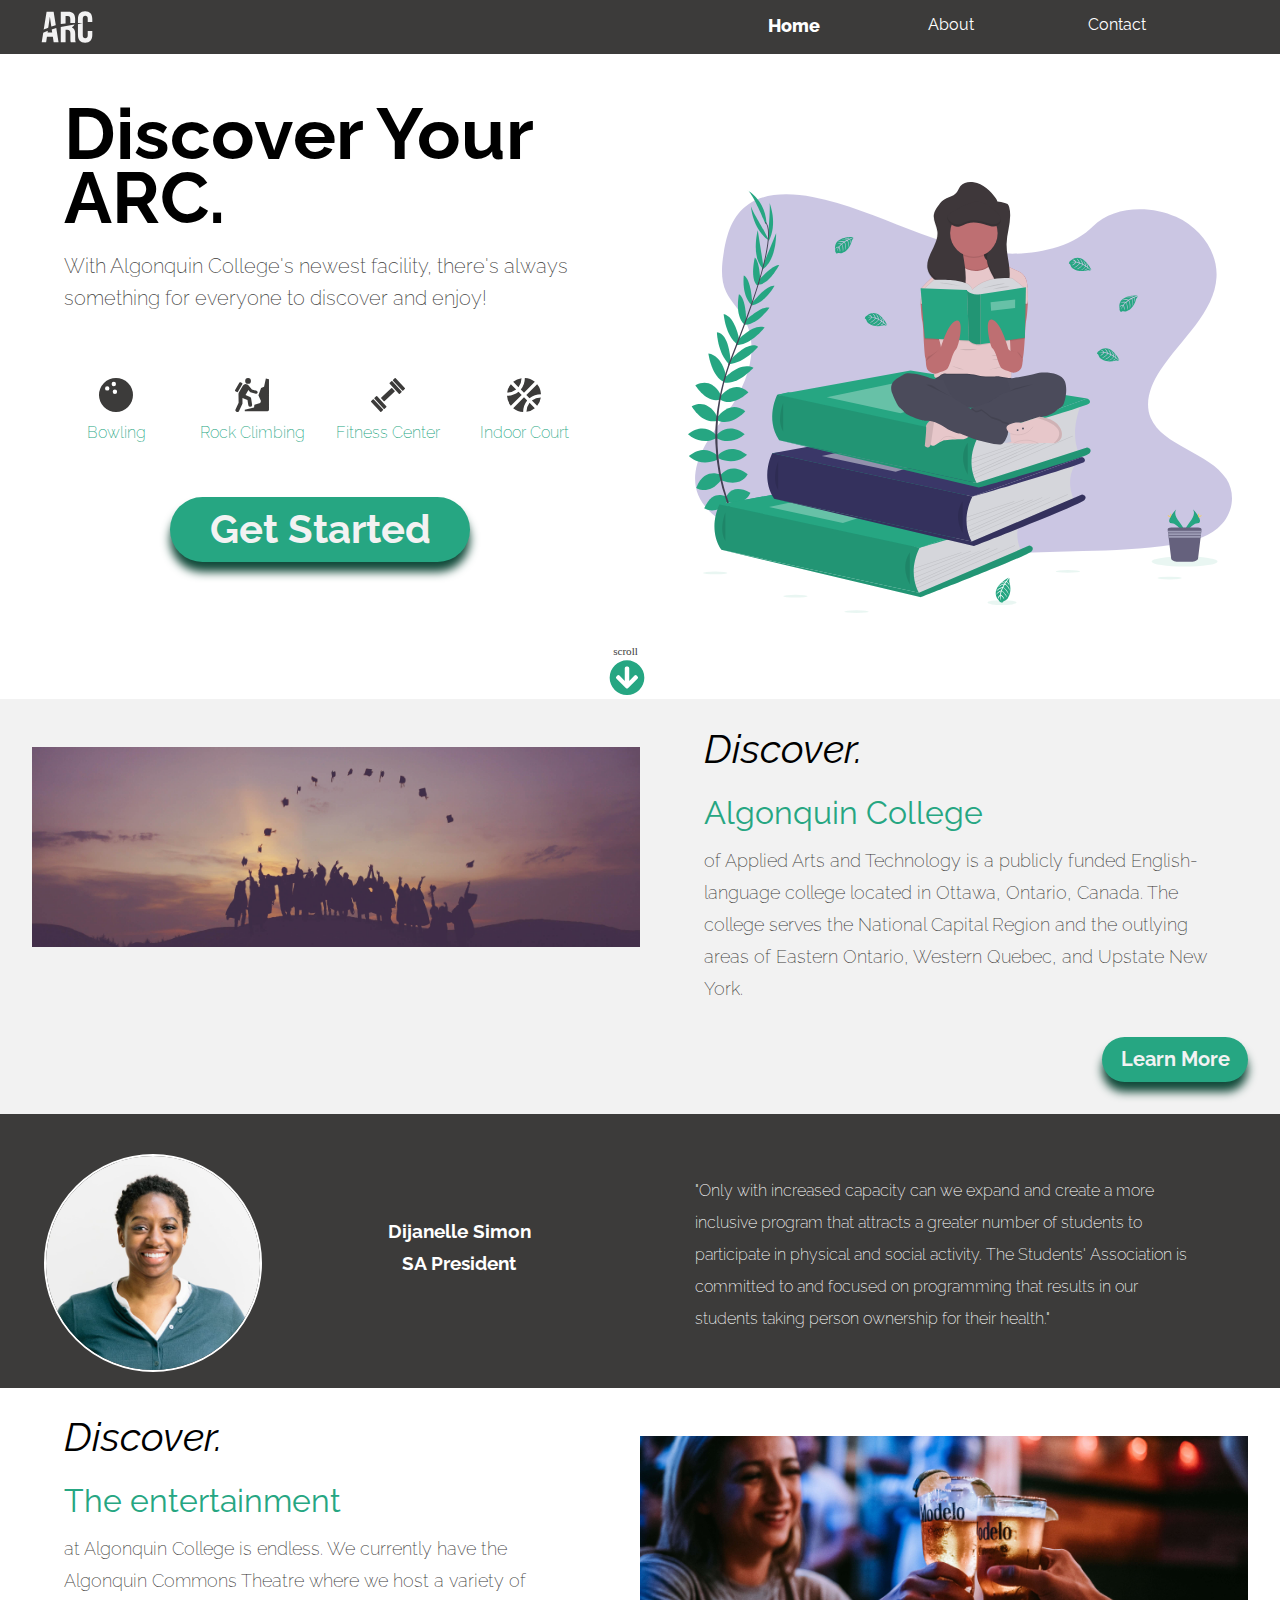
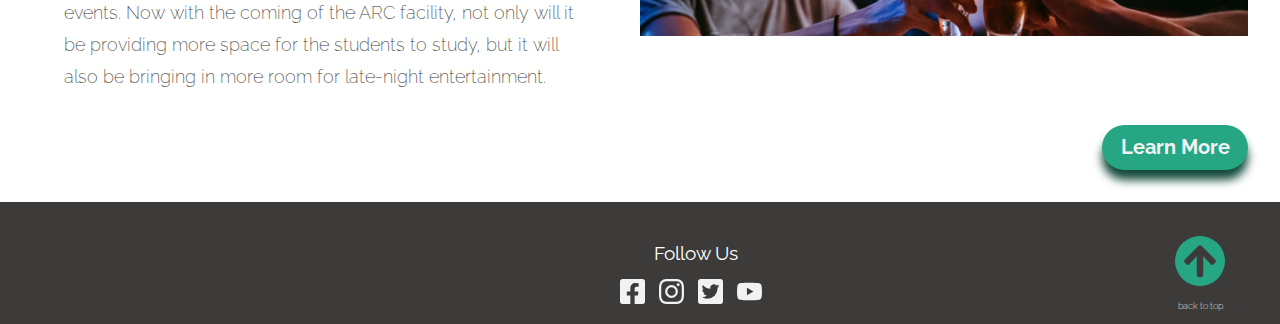
<file: prototype/index.html>
<!DOCTYPE html>
<html lang="en">
<head>
    <meta charset="UTF-8">
    <meta name="viewport" content="width=device-width, initial-scale=1.0">
    <link rel="stylesheet" href="css/normalize.css">
    <link rel="stylesheet" href="css/styles.css">
    <title>Home</title>
</head>
<body>
    <!-- main wrapper enacapsulates whole html document -->
    <main class="wrapper">
        <!-- <header class="navigation"> -->
            <!-- ARC logo that is present throught out all navigation bars in the html documents -->
        <header class="navigation">
            <div class="arc-logo">
                <img class="logo" src="images/logo.svg" alt="arc-logo">
            </div>
            <div class="links">
                <nav>
                    <ul class="nav-links">
                        <li><a class="active" href="index.html">Home</a></li>
                        <li><a href="about.html">About</a></li>
                        <li><a href="contact.html">Contact</a></li>
                    </ul>
                </nav>
            </div>
        </header>
        <!-- each seperate page has a specific id associated with it -->
        <div class="grid">
            <div class="layout">
                <!-- each text area has a block class -->
                <div class="block-head">
                    <h1>Discover Your ARC.</h1>
                    <p>With Algonquin College's newest facility, there's always something for everyone to discover and enjoy!</p>
                </div>
                <!-- small icons that are used in the home page through all views -->
                <div class="icons">
                    <div class="bowling">
                        <img src="icons/bowling-ball.svg" alt="bowling-ball">
                        <p>Bowling</p>
                    </div>
                    <div class="rock-climb">
                        <img src="icons/rock-climbing.svg" alt="rock-climber">
                        <p>Rock Climbing</p>
                    </div>
                    <div class="dumbell">
                        <img src="icons/dumbell-gym.svg" alt="dumbell-image">
                        <p>Fitness Center</p>
                    </div>
                    <div class="basketball">
                        <img src="icons/basketball-ball.svg" alt="basketball">
                        <p>Indoor Court</p>
                    </div>
                </div>
                <div class="main-button">
                    <button type="button" class="button1">Get Started</button>
                </div> 
            </div>
                <!-- large background drawing of woman reading a book -->
            <div class="discover">
                <img src="images/discover.svg" alt="woman-reading-book">
            </div>
        </div>
        <div class="scroll-down-arrow">
            <img src="icons/scroll-down.svg" alt="scroll-down-arrow">
        </div>
        <div class="background-desktop">
            <div class="homepage-block-desktop">
                <!-- image of students in profile -->
                <div class="school">
                    <img src="images/school.jpg" alt="students-graduating">
                </div>
                <!-- block white is text areas with white backgrounds -->
                <div class="block-white-home">
                    <h2> Discover.</h2>
                    <h3>Algonquin College</h3>
                    <p>of Applied Arts and Technology is a publicly funded English-language college located in Ottawa, Ontario, Canada. The college serves the National Capital Region and the outlying areas of Eastern Ontario, Western Quebec, and Upstate New York.</p>
                </div>
            </div>
            <!-- each button has a class of it's own -->
            <div class="small-button">
                <button type="button" class="button2">Learn More</button>
            </div>
        </div>
        <!-- profile block in the home page -->
        <div class="profile">
            <div class="simon">
                <img src="images/simon.jpg" alt="female-profile">
                <div class="simon-text">
                    <h3>Dijanelle Simon<br> SA President</h3>
                </div>
            </div>
            <div class="simon-text">
                    <p>"Only with increased capacity can we expand and create a more inclusive program that attracts a greater number of students to participate in physical and social activity. The Students' Association is committed to and focused on programming that results in our students taking person ownership for their health."</p>
            </div>
        </div>
        <div class="homepage-block-desktop">
            <!-- entertainment image in the middle of the html page -->
            <div class="block-white-home">
                <h2>Discover.</h2>
                <h3>The entertainment</h3>
                <p>at Algonquin College is endless. We currently have the Algonquin Commons Theatre where we host a variety of events. Now with the coming of the ARC facility, not only will it be providing more space for the students to study, but it will also be bringing in more room for late-night entertainment.</p>
            </div>
            <div class="entertainment">
                <img src="images/entertainment.jpg" alt="drinking-beer">
            </div>
        </div>
        <div class="small-button">
            <button type="button" class="button2">Learn More</button>
        </div>
        <footer>
            <!-- social media icons placed in the footer of the document -->
            <div class="social"> 
                <h3> Follow Us</h3>
                <div class="social-icons">
                    <img src="icons/facebook.svg" alt="facebook">
                    <img src="icons/instagram.svg" alt="instagram">
                    <img src="icons/twitter.svg" alt="twitter">
                    <img src="icons/youtube.svg" alt="youtube">
                </div>
            </div>
            <div class="arrow">
                <a href="#top">
                    <img src="icons/arrow.svg" alt="arrow-icon">
               </a>
                <p>back to top</p>
            </div>
        </footer>
    </main>
    </body>
</html>
</file>
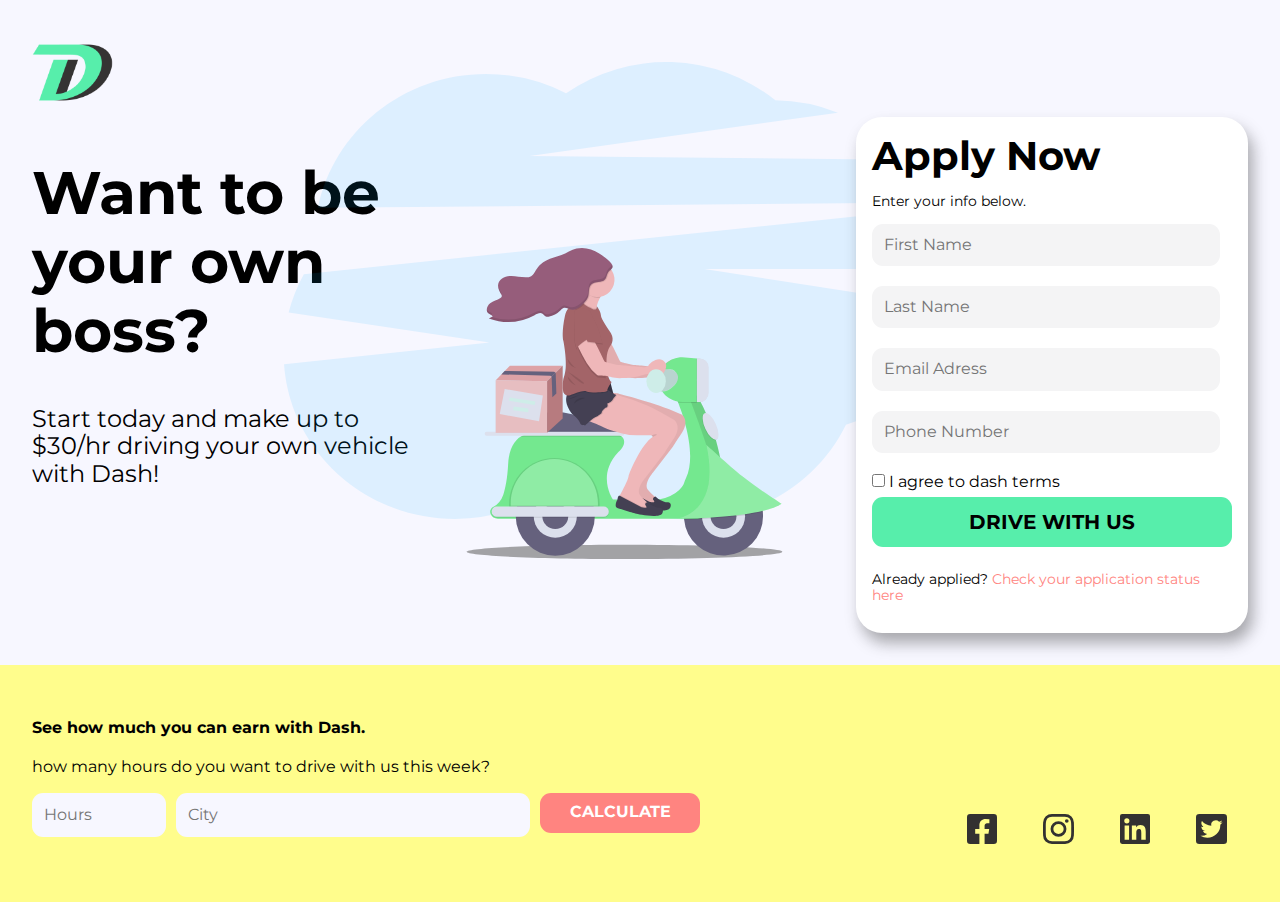
<file: selv0048-landing-page/index.html>
<!DOCTYPE html>
<html lang="en">
<head>
    <meta charset="UTF-8">
    <meta name="viewport" content="width=device-width, initial-scale=1.0">
    <link rel="stylesheet" href="css/normalize.css">
    <link rel="stylesheet" href="css/style.css">
    <title>Landing Page</title>
</head>
<body>
    <main>
<!-- this is where the logo is going to be placed, to take up the whole header section -putting the logo here because it will be same through any break point-->
        <header>
            <img src="images/logo/logo.png" alt="dash-logo">
        </header>
<!--deals with the first block of text area - this block deals with the large text area for the landing page-->
        <div class="grid">
            <div class="main-text">
                <h1>Want to be your own boss?</h1>

                <p>Start today and make up to $30/hr driving your own vehicle with Dash!</p>
            </div>
<!-- div for thebackground image for the landing page-->
            <div class="background"></div>
<!--   deals with the contact form block of the landing page - seperate from the rest of the page.-->
            <div class="contact">
                <h2>Apply Now</h2>
                <p>Enter your info below.</p>
            <form>
                <div class="contact-form">
                    <div>
                        <input type="text" name="fname" id="fname" placeholder="First Name">
                    </div>
                    <div>
                        <input type="text" name="lname" id="lname" placeholder="Last Name">
                    </div>
                    <div>
                        <input type="text" name="email" id="email" placeholder="Email Adress">
                    </div>
                    <div>
                        <input type="text" name="number" id="number" placeholder="Phone Number">
                    </div>
                    <div>
                        <input type="checkbox" name="terms" value="terms"> I agree to dash terms
                    </div>
                </div>
            </form>

                <div>
                    <input type="submit" value="DRIVE WITH US">
                </div>

                <p>Already applied? <a>Check your application status here</a></p>
            </div> 
        </div>  
    <!-- footer has been seperated into it's own block - since it's at the bottom included everything that's at the end of the page in the footer -->
        <footer>
            <!-- footer text -->
            <div>
                <h4>See how much you can earn with Dash.</h4>
                <p>how many hours do you want to drive with us this week?</p>
            </div>
            <!-- footer input text fields -->  
            <form class="flex">
                    <div class="footertext">
                        <div class="box1">
                            <input type="text" name="hours" id="hours" placeholder="Hours">
                            <input type="text" name="city" id="city" placeholder="City">
                        </div>
                        <div class="box2">
                            <input type="submit" value="CALCULATE">
                        </div>
                    </div>
                <!-- footer icons added as images -->
                <div class="icons">
                        <img src="images/icons/facebook.svg" alt="facebook-logo">
                        <img src="images/icons/instagram.svg" alt="instagram-logo">
                        <img src="images/icons/linkedin.svg" alt="linkedin-logo">
                        <img src="images/icons/twitter.svg" alt="twitter-logo">
                </div>
            </form>
        </footer>
    </main>
</body>
</html>
</file>
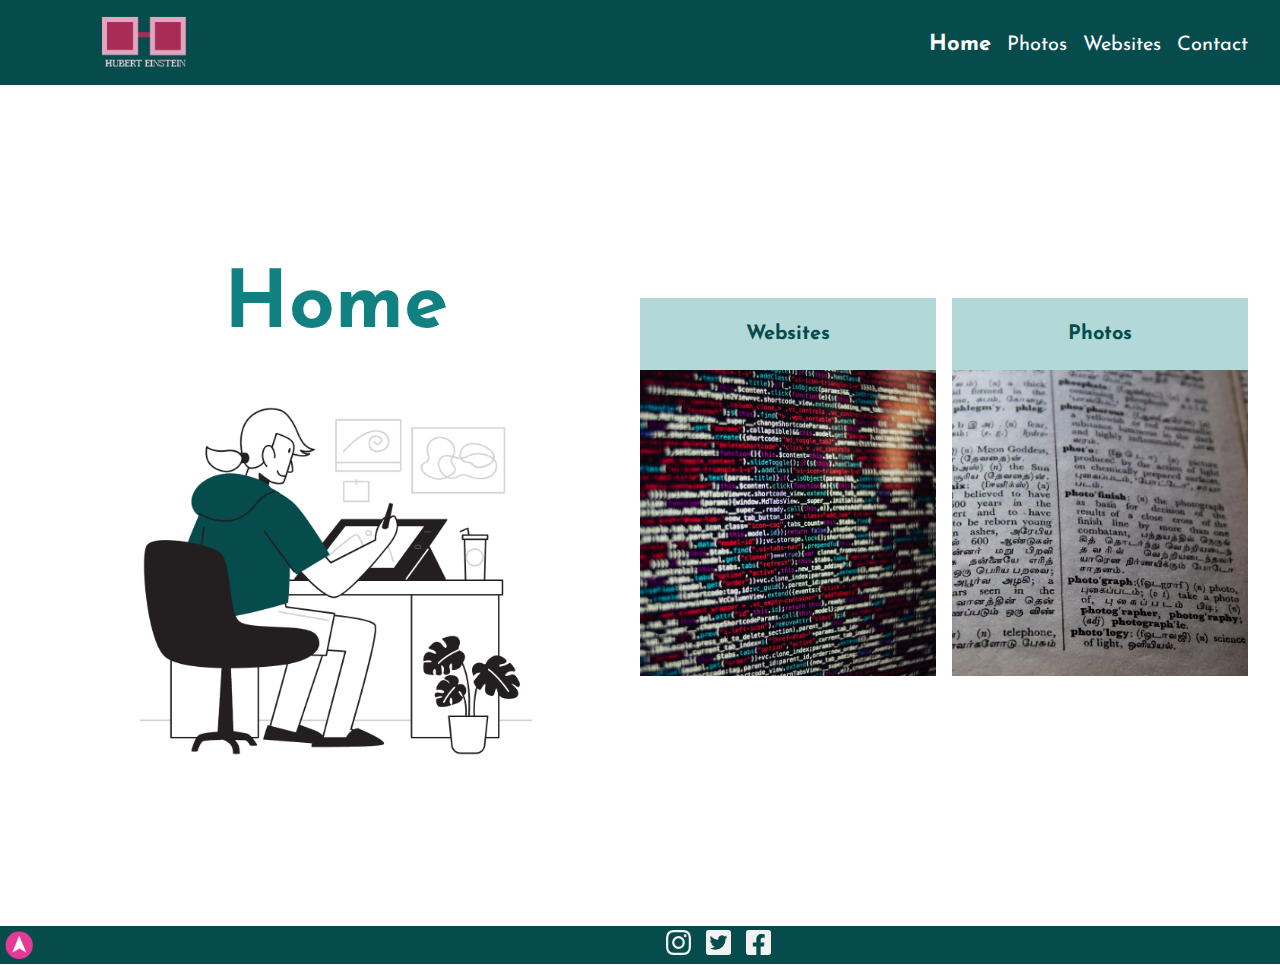
<file: web-portfolio/index.html>
<!DOCTYPE html>
<html lang="en">
<head>
    <meta charset="UTF-8">
    <meta name="viewport" content="width=device-width, initial-scale=1.0">
    <link rel="stylesheet" href="css/normalize.css">
    <link rel="stylesheet" href="css/styles.css">
    <title>Home</title>
</head>
	<body>
		<main class="wrapper">
			<!-- navigation bar for all sites -->
			<header class="navigation">
				<!-- custome logo for website -->
				<div class="logo">
					<img class="logo" src="images/logo.png" alt="custom-logo">
				</div>
				<div class="links">
				<nav>
					<ul class="nav-links">
							<li><a class="active" href="index.html">Home</a></li>
							<li><a href="photos.html">Photos</a></li>
							<li><a href="websites.html">Websites</a></li>
							<li><a href="contact.html">Contact</a></li>
					</ul>
				</nav>
				</div>
			</header>
			<!-- specific class for home page -->
				<div class="home">
					<!-- using classes to break down parts of home page -->
					<div class="grid-one">
						<div class="banner">
							<div class="title">
								<h1>Home</h1>
							</div>
							<!-- banner image for home page -->
							<div class="main-image">
								<img src="images/designer-desk-dark.png" alt="person-at-drawing-board">
							</div>
						</div>
					</div>
					<div class="grid-two">
						<!-- image with a title box -->
						<div class="card-box">
							<div class="text-box">
								<div class="text-area">
									<h2>Websites</h2>
								</div>
								<div class="text-image">
									<img src="images/image1.jpg" alt="lines-of-code">
								</div>
							</div>
							<div class="text-box">
								<div class="text-area">
									<h2>Photos</h2>
								</div>
								<div class="text-image">
									<img src="images/photo-1.jpg" alt="dictionary-words">
								</div>
							</div>
						</div>
					</div>
				</div>
			<footer>
				<!-- custom made arrow image for all pages -->
				<div class="arrow">
				<a href="#top">
					<img src="icons/my-arrow.png" alt="arrow-icon">
				</a>
				</div>
			<!-- social media icons placed in the footer of the document -->
				<div class="social"> 
					<div class="social-icons">
						<img src="icons/instagram.svg" alt="instagram">
						<img src="icons/twitter.svg" alt="twitter">
				<img src="icons/facebook.svg" alt="facebook">
					</div>
				</div>
			</footer>
		</main>
	</body>
</html>
</file>
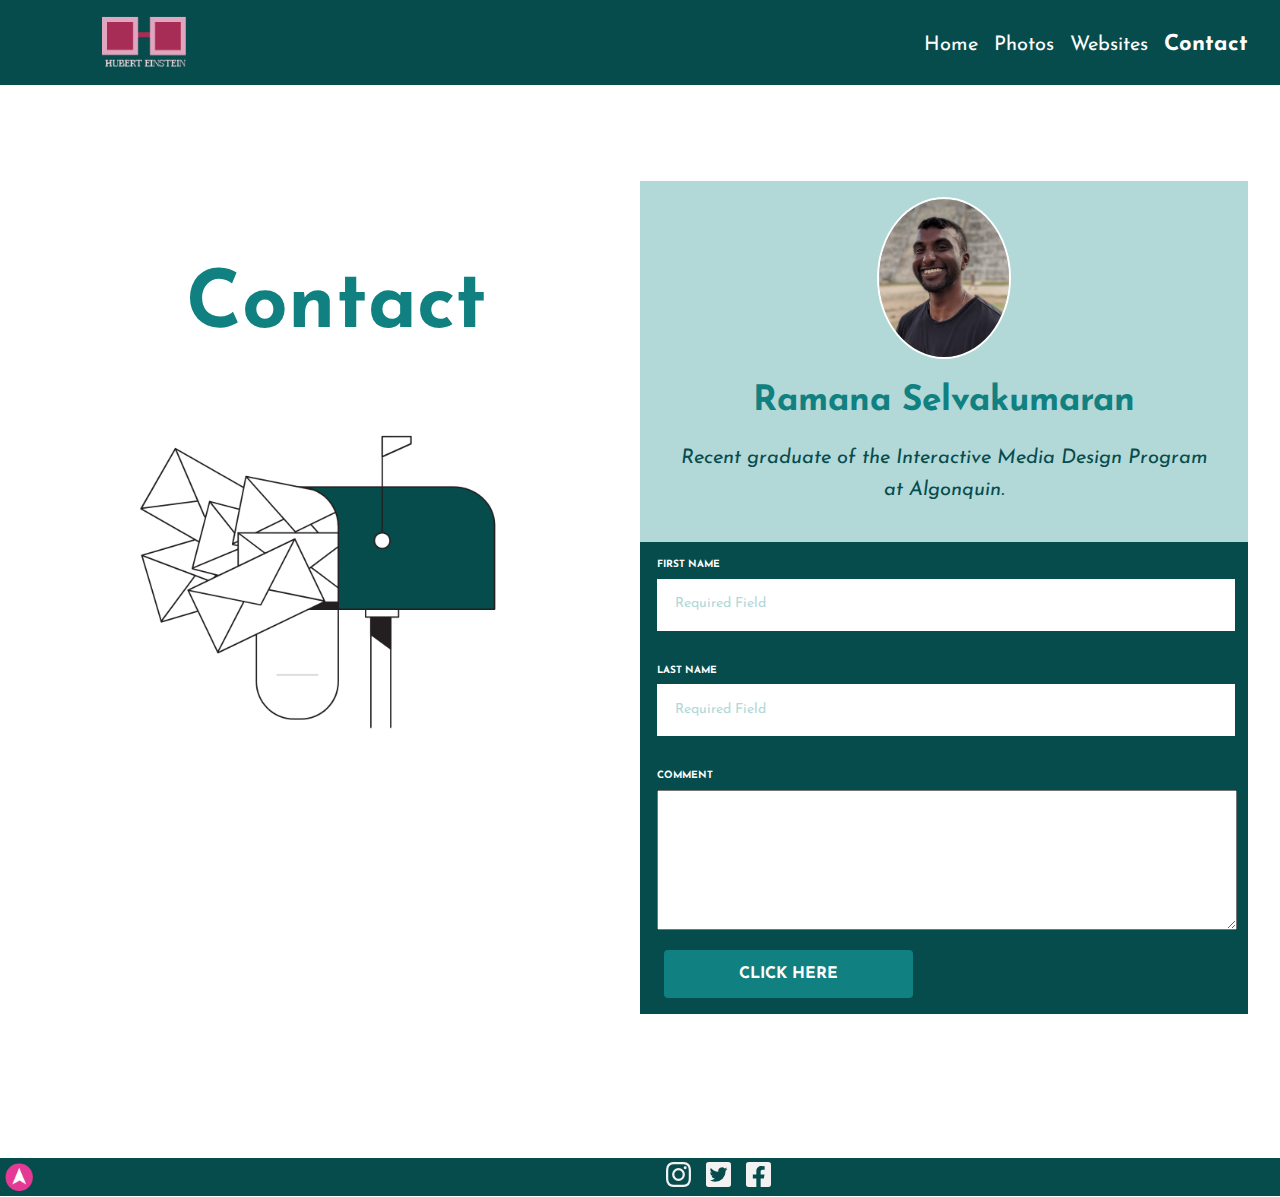
<file: contact.html>
<!DOCTYPE html>
<html lang="en">
<head>
    <meta charset="UTF-8">
    <meta name="viewport" content="width=device-width, initial-scale=1.0">
    <link rel="stylesheet" href="css/normalize.css">
    <link rel="stylesheet" href="css/styles.css">
    <title>Contact</title>
</head>
	<body>
    <main class="wrapper">
      <header class="navigation">
        <div class="logo">
          <img class="logo" src="images/logo.png" alt="custom-logo">
        </div>
        <div class="links">
          <nav>
          	<ul class="nav-links">
          		<li><a href="index.html">Home</a></li>
          		<li><a href="photos.html">Photos</a></li>
          		<li><a href="websites.html">Websites</a></li>
          		<li><a class="active" href="contact.html">Contact</a></li>
          	</ul>
          </nav>
       			</div>
    	</header>
      <!-- specific class for contact page -->
        <div class="contact">
          <!-- grid one class similar amongst all pages -->
          <div class="grid-one">
            <div class="banner">
          		<div class="title">
          			<h1>Contact</h1>
          		</div>
          		<div class="main-image">
          			<img src="images/inbox-dark.png" alt="full-mailbox">
          		</div>
            </div>
          </div>
          <div class="grid-two">
            <!-- profile information about author of site -->
            <div class="profile">
              <div class="ramana">
                <img src="images/profile-image.jpg" alt="young-male-profile">
                  <div class="profile-text">
                    <h1>Ramana Selvakumaran</h1>
                    <p>Recent graduate of the Interactive Media Design Program at Algonquin.</p>
                  </div>
              </div>
            </div>
            <div class="contact-form">
              <!-- contact form layout which creates a contact form sheet -->
              <form>
                <div class="textbox">
                  <div class="first-name">
                    <label for="fname">FIRST NAME</label>
                    <input type="text" name="fname" id="fname" placeholder="Required Field">
                  </div>
                  <div class="last-name">
                    <label for="lname">LAST NAME</label>
                    <input type="text" name="lname" id="lname" placeholder="Required Field">
                  </div>
                  <!-- expandable text box area -->
                  <div class="comment">
                    <label for="message">COMMENT</label>
                    <textarea name="message" id="message"></textarea>
                  </div>
                </div>
                <div class="submit">
                  <input type="submit" value="CLICK HERE">
                </div>
              </form>
            </div>
          </div>
        </div>
      <footer>
        <div class="arrow">
          <a href="#top">
            <img src="icons/my-arrow.png" alt="arrow-icon">
          </a>
        </div>
          <!-- social media icons placed in the footer of the document -->
        <div class="social"> 
          <div class="social-icons">
            <img src="icons/instagram.svg" alt="instagram">
            <img src="icons/twitter.svg" alt="twitter">
            <img src="icons/facebook.svg" alt="facebook">
          </div>
        </div>
      </footer>
    </main>
  </body>
</html>
</file>
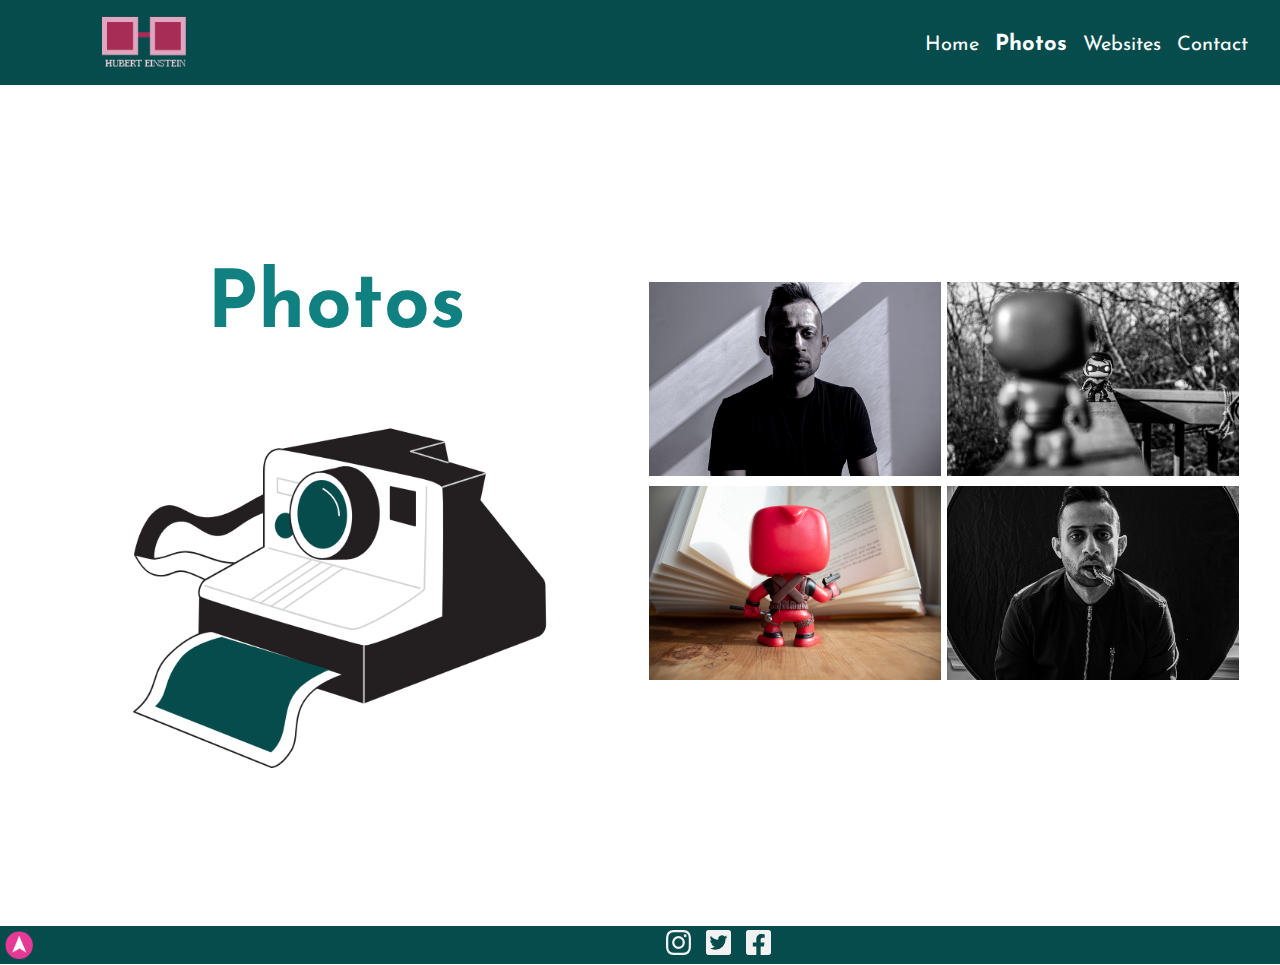
<file: photos.html>
<!DOCTYPE html>
<html lang="en">
<head>
    <meta charset="UTF-8">
    <meta name="viewport" content="width=device-width, initial-scale=1.0">
    <link rel="stylesheet" href="css/normalize.css">
    <link rel="stylesheet" href="css/styles.css">
    <title>Photos</title>
</head>
	<body>
    <main class="wrapper">
      <header class="navigation">
        <div class="logo">
          <img class="logo" src="images/logo.png" alt="custom-logo">
        </div>
        <!-- links similar across all pages -->
        <div class="links">
          <nav>
          	<ul class="nav-links">
          		<li><a href="index.html">Home</a></li>
          		<li><a class="active" href="photos.html">Photos</a></li>
          		<li><a href="websites.html">Websites</a></li>
          		<li><a href="contact.html">Contact</a></li>
          	</ul>
          </nav>
       	</div>
      </header>
      <!-- custom class for photo page -->
        <div class="photos">
          <div class="grid-one">
            <div class="banner">
              <div class="title">
                <h1>Photos</h1>
              </div>
              <div class="main-image">
                <img src="images/polaroid-dark.png" alt="polaroid-camera">
              </div>
            </div>
          </div>
          <div class="grid-two">
            <!-- image grid class for layout purposes in larger break points  -->
            <div class="image-grid">
              <div class="photo-grid">
                <img src="images/photo-2.jpg" alt="young-male-portrait">  
              </div>
              <div class="photo-grid">
                <img src="images/photo-3.jpg" alt="funko-pop-bw">
              </div>
              <div class="photo-grid">
                <img src="images/photo-4.jpg" alt="funko-pop-colour">
              </div>
              <div class="photo-grid">
                <img src="images/photo-5.jpg" alt="young-male-portrait-bw">
              </div>
            </div>
          </div>
        </div>
      <footer>
        <div class="arrow">
          <a href="#top">
            <img src="icons/my-arrow.png" alt="arrow-icon">
          </a>
        </div>
          <!-- social media icons placed in the footer of the document -->
        <div class="social"> 
          <div class="social-icons">
            <img src="icons/instagram.svg" alt="instagram">
            <img src="icons/twitter.svg" alt="twitter">
            <img src="icons/facebook.svg" alt="facebook">
          </div>
        </div>
      </footer>
    </main>
  </body>
</html>
</file>
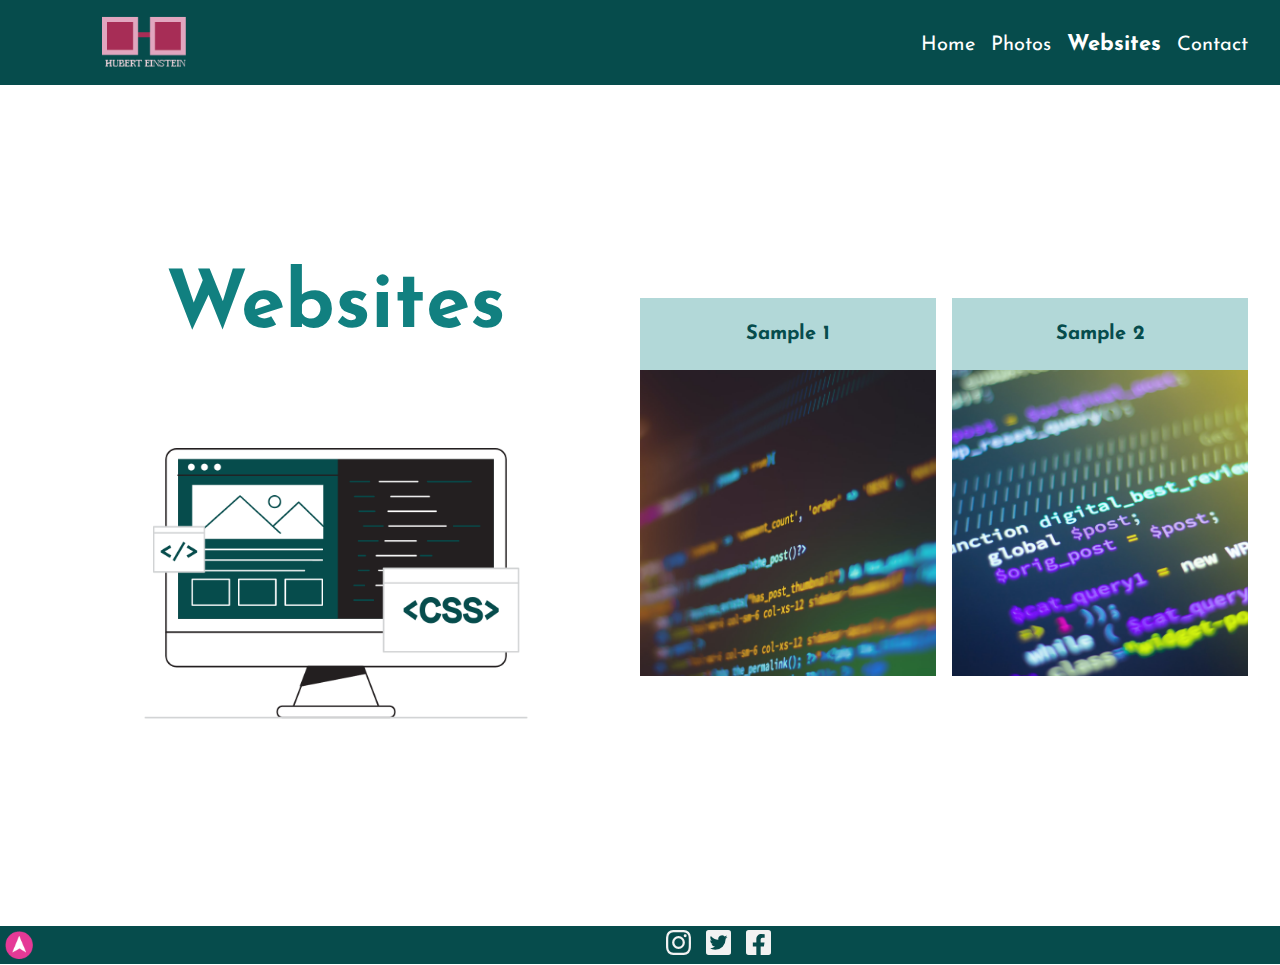
<file: websites.html>
<!DOCTYPE html>
<html lang="en">
<head>
    <meta charset="UTF-8">
    <meta name="viewport" content="width=device-width, initial-scale=1.0">
    <link rel="stylesheet" href="css/normalize.css">
    <link rel="stylesheet" href="css/styles.css">
    <title>Websites</title>
</head>
	<body>
    <!-- wrapper class present across all pages -->
    <main class="wrapper">
      <header class="navigation">
        <div class="logo">
          <img class="logo" src="images/logo.png" alt="custom-logo">
        </div>
        <div class="links">
          <nav>
          	<ul class="nav-links">
          		<li><a href="index.html">Home</a></li>
          		<li><a href="photos.html">Photos</a></li>
          		<li><a class="active" href="websites.html">Websites</a></li>
          		<li><a href="contact.html">Contact</a></li>
          	</ul>
          </nav>
       	</div>
    	</header>
      <!-- specific class for website page -->
      <!-- using this class for whole page for layout purposes in larger breakpoints -->
        <div class="websites">
          <div class="grid-one">
            <div class="banner">
        			<div class="title">
        				<h1>Websites</h1>
        			</div>
        			<div class="main-image">
        				<img src="images/css-dark.png" alt="computer-monitor">
              </div>
            </div>
          </div>
          <div class="grid-two">
            <div class="card-box">
              <div class="text-box">
                <div class="text-area">
                  <h2>Sample 1</h2>
                </div>
                <!-- free images added for visual appeal -->
                <div class="text-image">
                  <img src="images/image2.jpg" alt="lines-of-code">
                </div>
              </div>
              <div class="text-box">
                <!-- filler text used here -->
                <div class="text-area">
                  <h2>Sample 2</h2>
                </div>
                <div class="text-image">
                  <img src="images/image3.jpg" alt="lines-of-code">
                </div>
              </div>
            </div>
          </div>
        </div>
      <footer>
        <div class="arrow">
          <a href="#top">
            <img src="icons/my-arrow.png" alt="arrow-icon">
          </a>
        </div>
          <!-- social media icons placed in the footer of the document -->
        <div class="social"> 
          <div class="social-icons">
            <img src="icons/instagram.svg" alt="instagram">
            <img src="icons/twitter.svg" alt="twitter">
            <img src="icons/facebook.svg" alt="facebook">
          </div>
        </div>
      </footer>
    </main>
  </body>
</html>
</file>
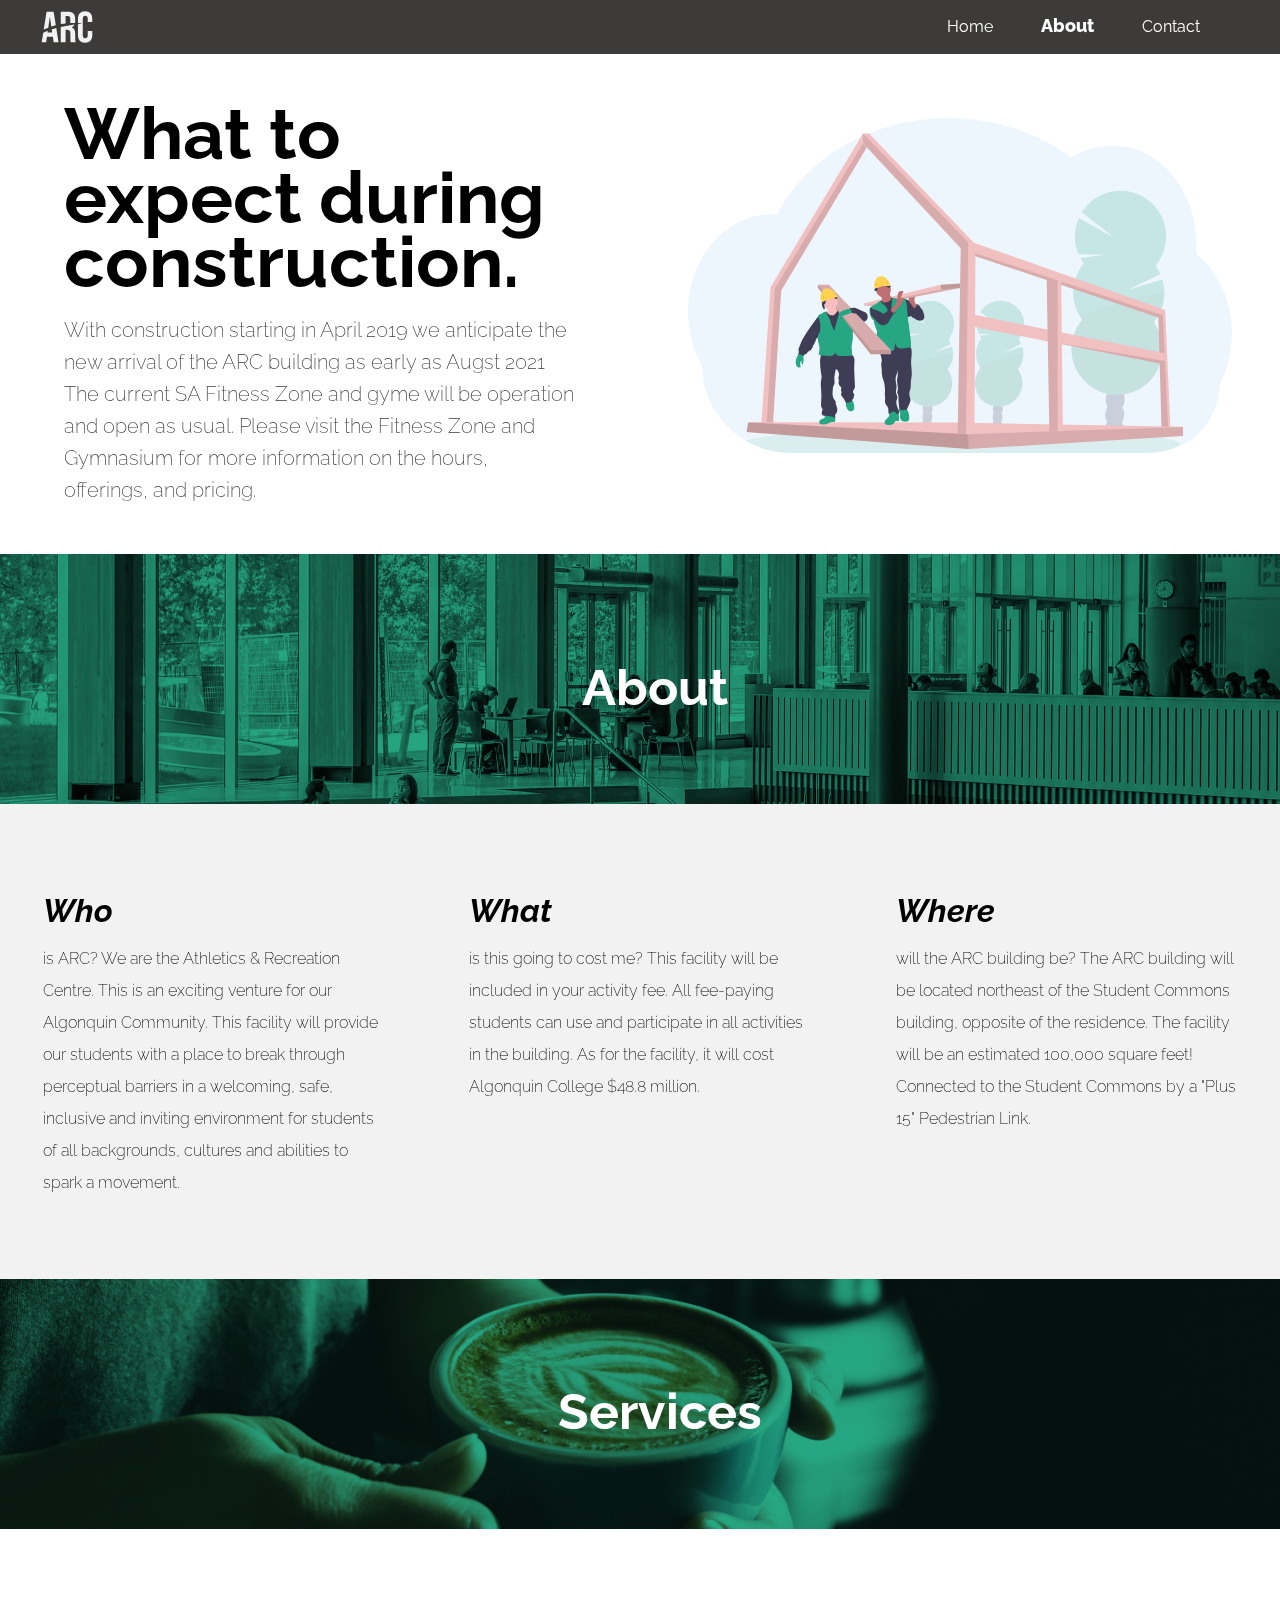
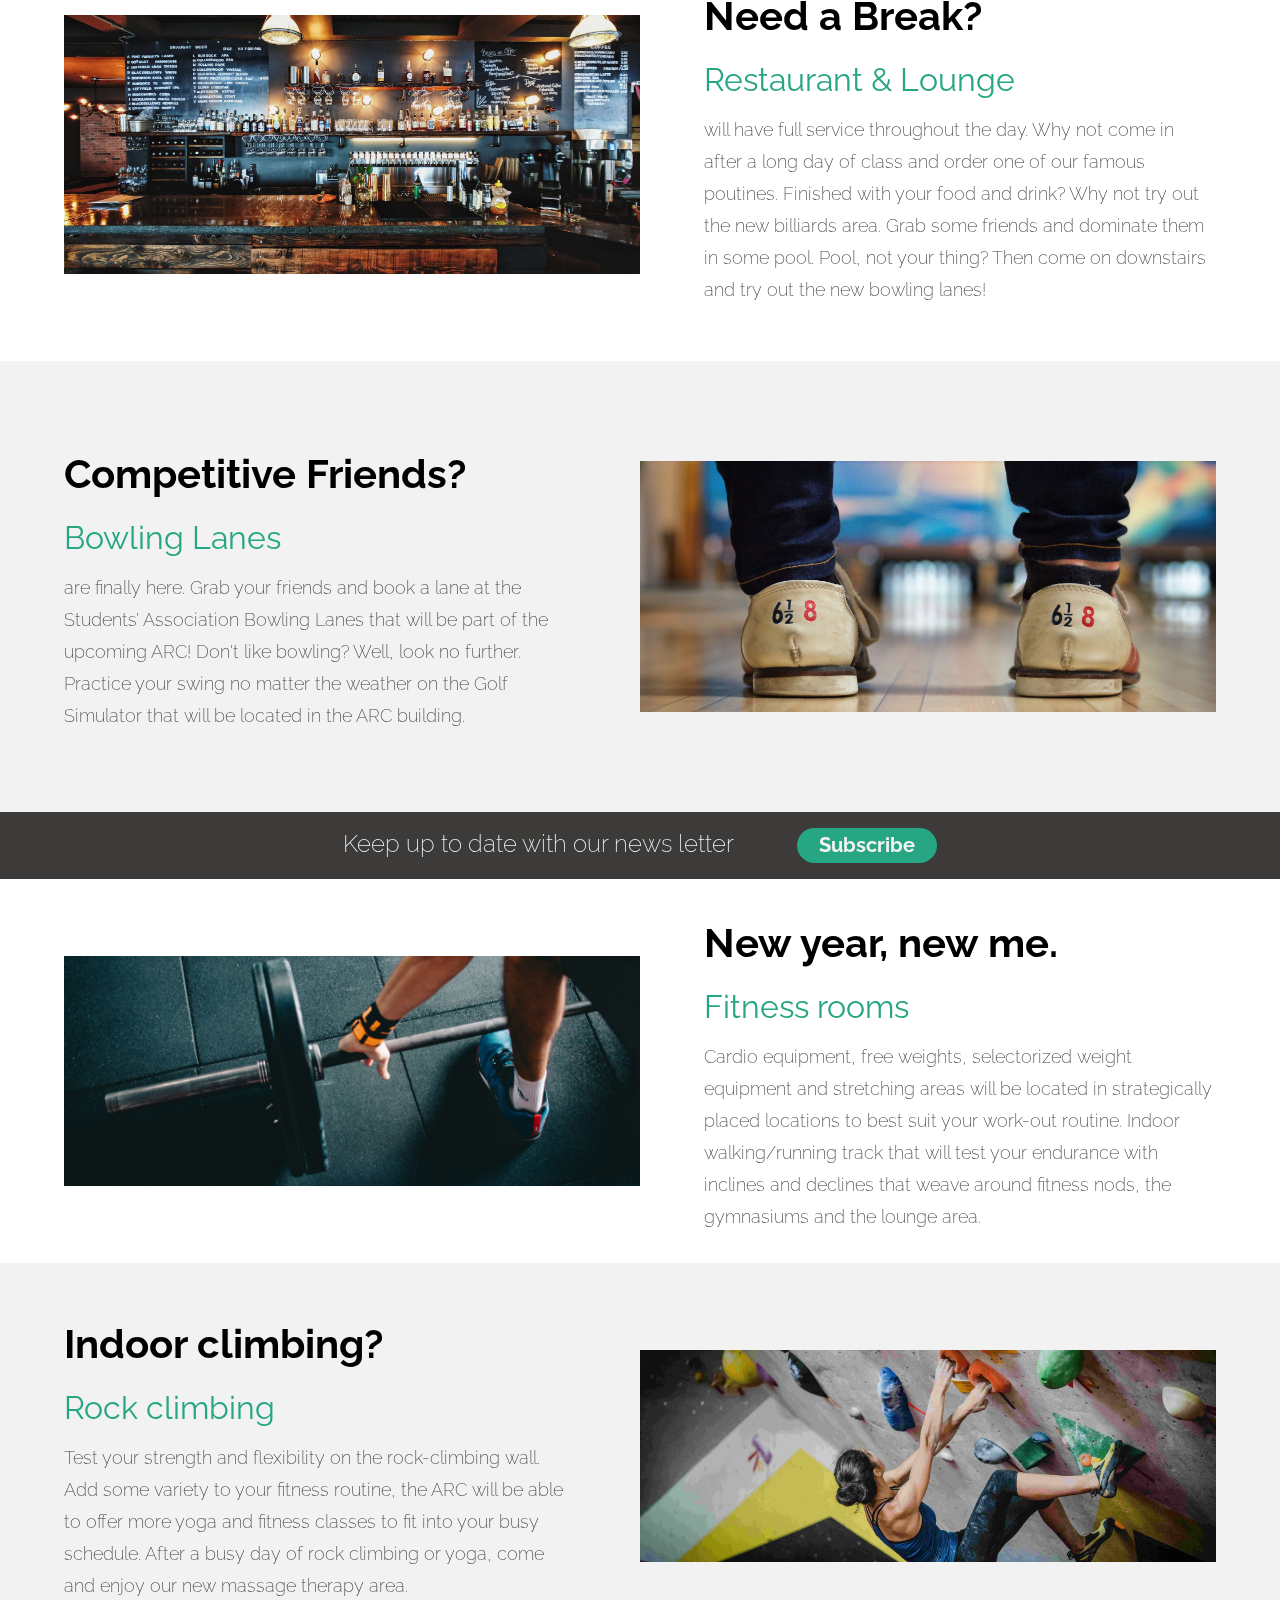
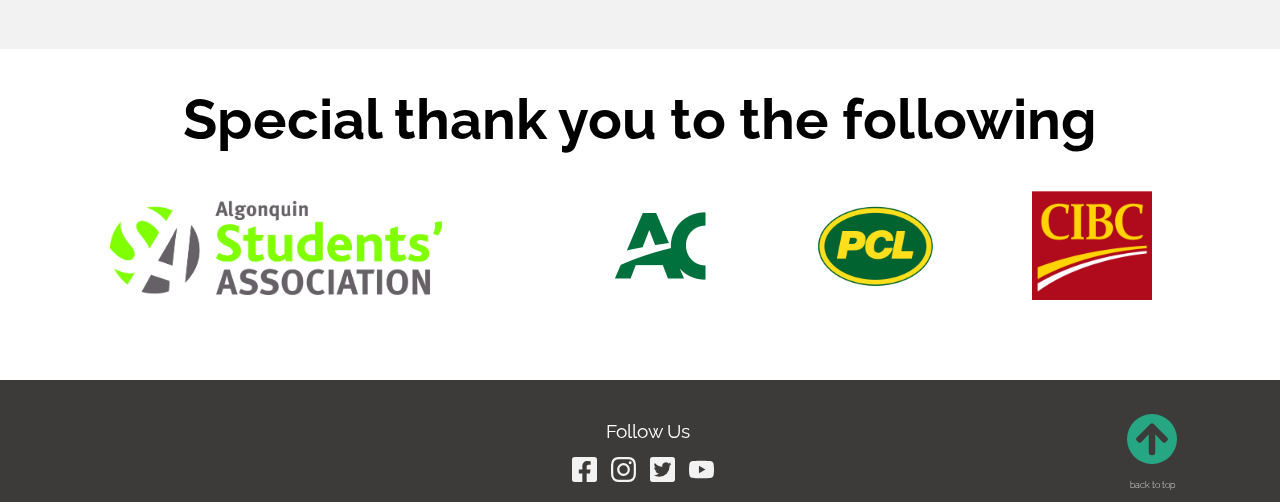
<file: midterm/about.html>
<!DOCTYPE html>
<html lang="en">
<head>
    <meta charset="UTF-8">
    <meta name="viewport" content="width=device-width, initial-scale=1.0">
    <link rel="stylesheet" href="css/normalize.css">
    <link rel="stylesheet" href="css/styles.css">
    <title>About</title>
    </head>
<body>
    <main class="wrapper">
        <header class="navigation">
            <div class="arc-logo">
                <img class="logo" src="images/logo.svg" alt="arc-logo">
            </div>
            <div class="links">
                <nav>
                    <ul class="nav-links">
                        <li><a href="index.html">Home</a></li>
                        <li><a class="active" href="about.html">About</a></li>
                        <li><a href="contact.html">Contact</a></li>
                    </ul>
                </nav>
            </div>
        </header>
        <!-- specific id for the about page -->
        <div class="about">
            <div class="grid">
                <div class="block-head">
                    <h1>What to expect during construction.</h1>
                    <p>With construction starting in April 2019 we anticipate the new arrival of the ARC building as early as Augst 2021
                    <br>
                    The current SA Fitness Zone and gyme will be operation and open as usual. Please visit the Fitness Zone and Gymnasium for more information on the hours, offerings, and pricing.</p>
                </div>
                <!-- background images for the about page -->
                <div class="construction">
                    <img src="images/construction.svg" alt="construction-workers">
                </div>
            </div>
            <!-- about banner image with text over it -->
            <div class="banner">
                <div class="overlay"></div>
                    <img src="images/about.jpg" alt="students-in-lobby-background">
                <div class="banner-text">
                    <h1>About</h1>
                </div>
            </div>
            <!-- multiple blocks of text associated in one large block -->
            <div class="about-info">
                <div>
                	<h2>Who</h2>
                	<p>is ARC? We are the Athletics & Recreation Centre. This is an exciting venture for our Algonquin Community.  This facility will provide our students with a place to break through perceptual barriers in a welcoming, safe, inclusive and inviting environment for students of all backgrounds, cultures and abilities to spark a movement.</p>
                </div>
                <div>
                	<h2>What</h2>
                	<p>is this going to cost me? This facility will be included in your activity fee. All fee-paying students can use and participate in all activities in the building. As for the facility, it will cost Algonquin College $48.8 million.</p>
                </div>
                <div>
                	<h2>Where</h2>
                	<p>will the ARC building be? The ARC building will be located northeast of the Student Commons building, opposite of the residence. The facility will be an estimated 100,000 square feet! Connected to the Student Commons by a "Plus 15" Pedestrian Link.</p>
                </div>
            </div>
            <!-- services banner image with text over it -->
            <div class="banner">
                <div class="overlay"></div>
                    <img src="images/services.jpg" alt="person-holding-coffee">
                <div class="banner-text">
                    <h1>Services</h1>
                </div>
            </div>
            <div class="block-white-about">
                <div class="restaurant-image">
                    <img src="images/bar.jpg" alt="bar-counter">
                </div>
                <div class="block-white-about-text">
                    <h2>Need a Break?</h2>
                    <h3>Restaurant & Lounge</h3>
                    <p>will have full service throughout the day. Why not come in after a long day of class and order one of our famous poutines. Finished with your food and drink? Why not try out the new billiards area. Grab some friends and dominate them in some pool. Pool, not your thing? Then come on downstairs and try out the new bowling lanes! </p>
                </div> 
            </div>
            <!-- blocks of text with grey backgrounds -->
            <div class="block-grey-about">
                 <div class="block-grey-about-text">
                    <h2>Competitive Friends?</h2>
                    <h3>Bowling Lanes</h3>
                    <p>are finally here. Grab your friends and book a lane at the Students’ Association Bowling Lanes that will be part of the upcoming ARC! Don't like bowling? Well, look no further. Practice your swing no matter the weather on the Golf Simulator that will be located in the ARC building.</p>
                </div> 
                <div class="bowling-image">
                    <img src="images/bowling.jpg" alt="bowling-shoes">
                </div>
            </div>
             <!-- small page break that seperates the html page-->
            <div class="page-break">
                <div class="page-break-text">
                    <p>Keep up to date with our news letter</p>
                </div>
                <div class="basic-button">
                    <button type="button" class="button3">Subscribe</button>
                </div>
            </div>
            <div class="block-white-about">
                <div class="fitness-image">
                    <img src="images/fitness.jpg" alt="olympic-barbell">
                </div>
                <div class="block-white-about-text">
                    <h2>New year, new me.</h2>
                    <h3>Fitness rooms</h3>
                    <p>Cardio equipment, free weights, selectorized weight equipment and stretching areas will be located in strategically placed locations to best suit your work-out routine. Indoor walking/running track that will test your endurance with inclines and declines that weave around fitness nods, the gymnasiums and the lounge area.</p>
                </div> 
            </div>
            <div class="block-grey-about">
                <div class="block-grey-about-text">
                    <h2>Indoor climbing?</h2>
                    <h3>Rock climbing</h3>
                    <p>Test your strength and flexibility on the rock-climbing wall. Add some variety to your fitness routine, the ARC will be able to offer more yoga and fitness classes to fit into your busy schedule. After a busy day of rock climbing or yoga, come and enjoy our new massage therapy area.</p>
                </div> 
                <div class="rock-climb-image">
                    <img src="images/climbing.jpg" alt="person-rock-climbing">
                </div>
            </div>
            <div class="sponsor-block">
                <div class="special">
                    <!-- large block of area with images of sponsors -->
                    <h1>Special thank you to the following</h1>
                </div>
                <div class="company">
                    <div class="student-association-logo">  
                        <img src="images/sa.png" alt="student-association-logo"></div>
                    <img src="images/ac_icon.png" alt="ac-icon">
                    <img src="images/pcl.png" alt="pcl-logo">
                    <img src="images/cibc.png" alt="cibic-logo">
                </div>
            </div>
        </div>
        <footer>
            <!-- social media icons placed in the footer of the document -->
            <div class="social"> 
                <div class="follow">
                    <h3> Follow Us</h3>
                    <div class="social-icons">
                        <img src="icons/facebook.svg" alt="facebook">
                        <img src="icons/instagram.svg" alt="instagram">
                        <img src="icons/twitter.svg" alt="twitter">
                        <img src="icons/youtube.svg" alt="youtube">
                    </div>
                </div>
            </div>
            <div class="arrow">
                <a href="#top">
                    <img src="icons/arrow.svg" alt="arrow-icon">
               </a>
                <p>back to top</p>
            </div>
        </footer>
    </main>
</body>
</html>
</file>
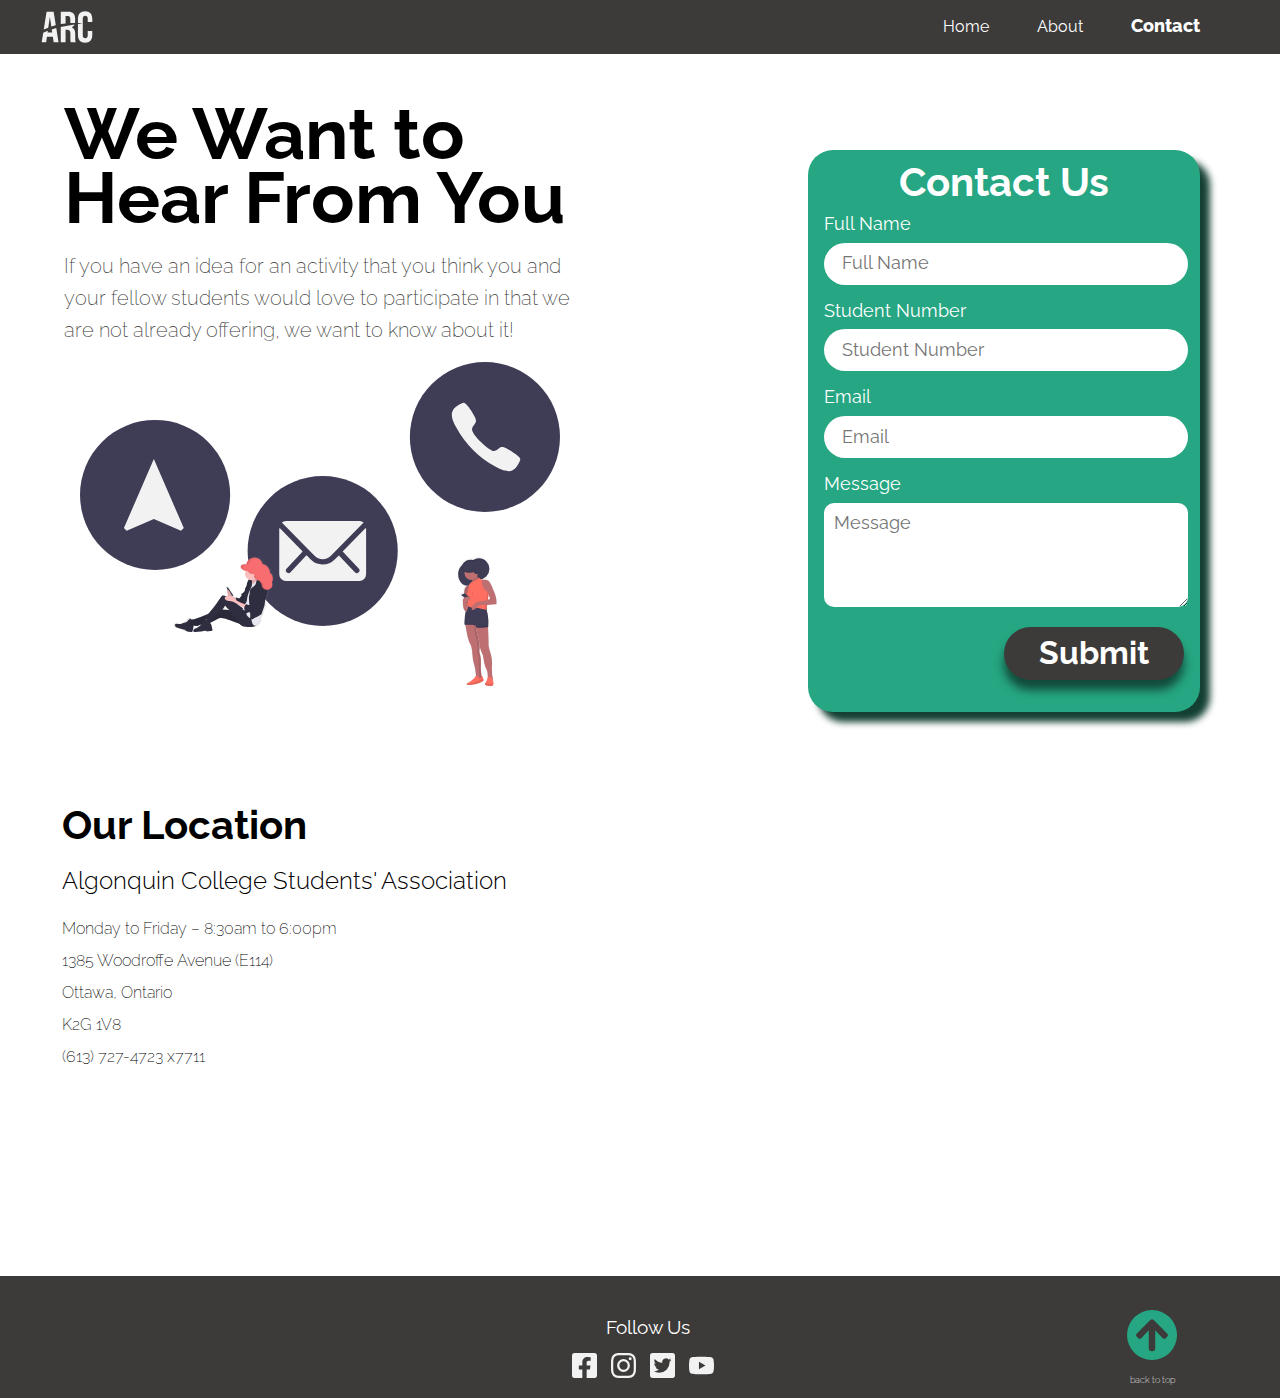
<file: midterm/contact.html>
<!DOCTYPE html>
<html lang="en">
<head>
    <meta charset="UTF-8">
    <meta name="viewport" content="width=device-width, initial-scale=1.0">
    <link rel="stylesheet" href="css/normalize.css">
    <link rel="stylesheet" href="css/styles.css">
    <title>Contact</title>
</head>
    <body>
        <main class="wrapper">
        <header class="navigation">
            <div class="arc-logo">
                <img class="logo" src="images/logo.svg" alt="arc-logo">
            </div>
            <div class="links">
                <nav>
                    <ul class="nav-links">
                        <li><a href="index.html">Home</a></li>
                        <li><a href="about.html">About</a></li>
                        <li><a class="active" href="contact.html">Contact</a></li>
                    </ul>
                </nav>
            </div>
        </header>
            <!-- specific id for contact page -->
            <div class="contact">
                <div class="grid">
                    <div>
                        <div class="block-head">
                            <h1>We Want to Hear From You</h1>
                            <p>If you have an idea for an activity that you think you and your fellow students would love to participate in that we are not already offering, we want to know about it!</p>
                        </div>
                        <!-- large background image for the contact page -->
                        <div class="contact-image">
                            <img src="images/contact-img.svg" alt="icon-pack">
                        </div>
                    </div>
                    <div class="form-layout">
                        <div class="contact-form">
                            <!-- contact form layout which creates a contact form sheet -->
                            <h1>Contact Us</h1>
                            <form>
                                <div class="textbox">
                                    <div>
                                        <label for="fname">Full Name</label>

                                        <input type="text" name="fname" id="fname" placeholder="Full Name">
                                    </div>
                                    <div>
                                        <label for="student">Student Number</label>
                                        <input type="text" name="student" id="student" placeholder="Student Number">
                                    </div>
                                    <div>
                                        <label for="email">Email</label>
                                        <input type="text" name="email" id="email" placeholder="Email">
                                    </div>
                                    <!-- expandable text box area -->
                                    <div>
                                        <label for="message">Message</label>
                                        <textarea name="message" id="message" placeholder="Message"></textarea>
                                    </div>
                                    <div class="submit">
                                        <input type="submit" value="Submit">
                                    </div>
                                </div>
                            </form>
                        </div>
                    </div>
                </div>
                <div class="location-grid">
                    <!-- location information block -->
                    <div class="location">
                        <h2>Our Location</h2>
                        <h3>Algonquin College Students' Association</h3>
                        <p>Monday to Friday – 8:30am to 6:00pm<br>
                            1385 Woodroffe Avenue (E114)<br>
                            Ottawa, Ontario<br>
                            K2G 1V8<br>
                            (613) 727-4723 x7711
                        </p>
                    </div>
                    <div class="map">
                        <!-- google map view of Algonquin College -->
                        <iframe src="https://www.google.com/maps/embed?pb=!1m18!1m12!1m3!1d2804.039149426827!2d-75.75911148447808!3d45.34802197909981!2m3!1f0!2f0!3f0!3m2!1i1024!2i768!4f13.1!3m3!1m2!1s0x4cce0718cc4a6ad7%3A0xc6cc467725843e2b!2sAlgonquin%20College!5e0!3m2!1sen!2sca!4v1593386541186!5m2!1sen!2sca" width="375" height="250" style="border:0;" allowfullscreen="" aria-hidden="false" tabindex="0"></iframe>
                    </div>
                </div>
            </div>
            <footer>
                <!-- social media icons placed in the footer of the document -->
            <div class="social"> 
                <div class="follow">
                    <h3> Follow Us</h3>
                    <div class="social-icons">
                        <img src="icons/facebook.svg" alt="facebook">
                        <img src="icons/instagram.svg" alt="instagram">
                        <img src="icons/twitter.svg" alt="twitter">
                        <img src="icons/youtube.svg" alt="youtube">
                    </div>
                </div>
            </div>
                <div class="arrow">
                    <a href="#top">
                        <img src="icons/arrow.svg" alt="arrow-icon">
                   </a>
                    <p>back to top</p>
                </div>
            </footer>
        </main>
    </body>
</html>
</file>
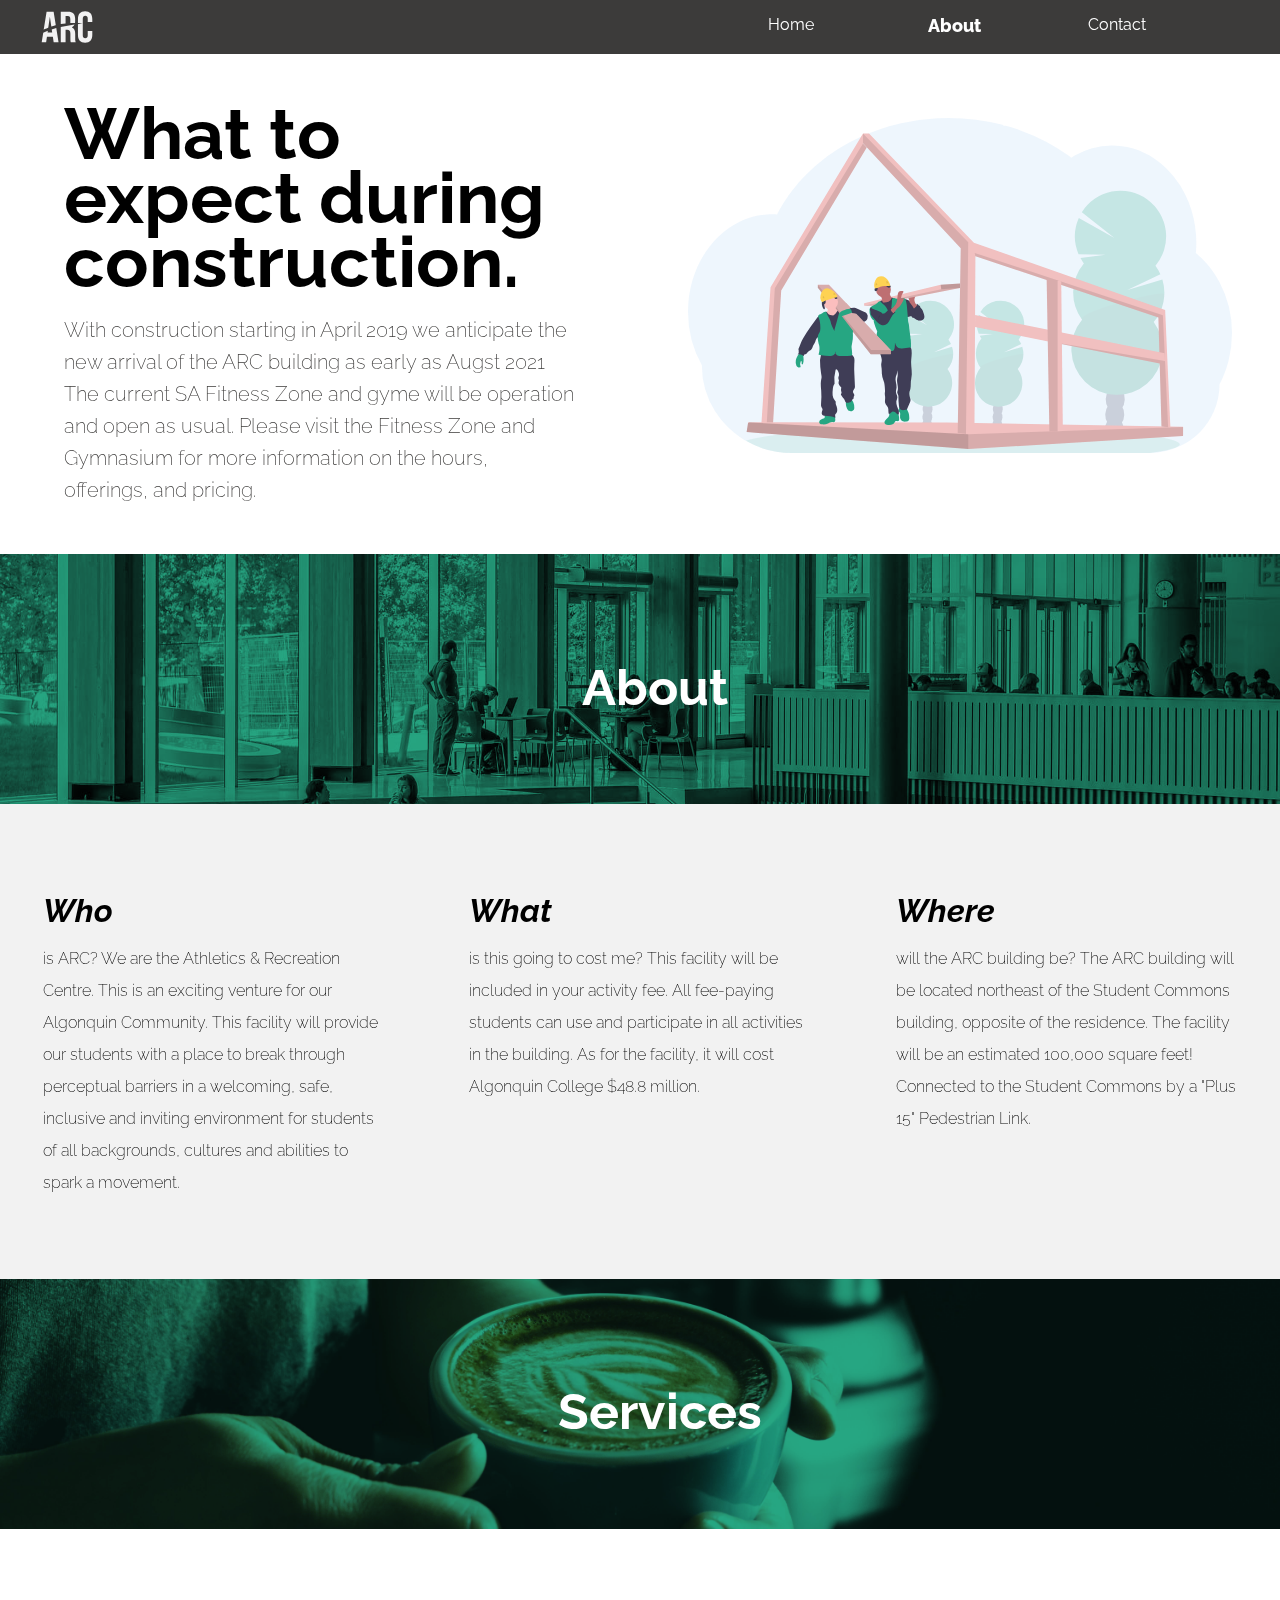
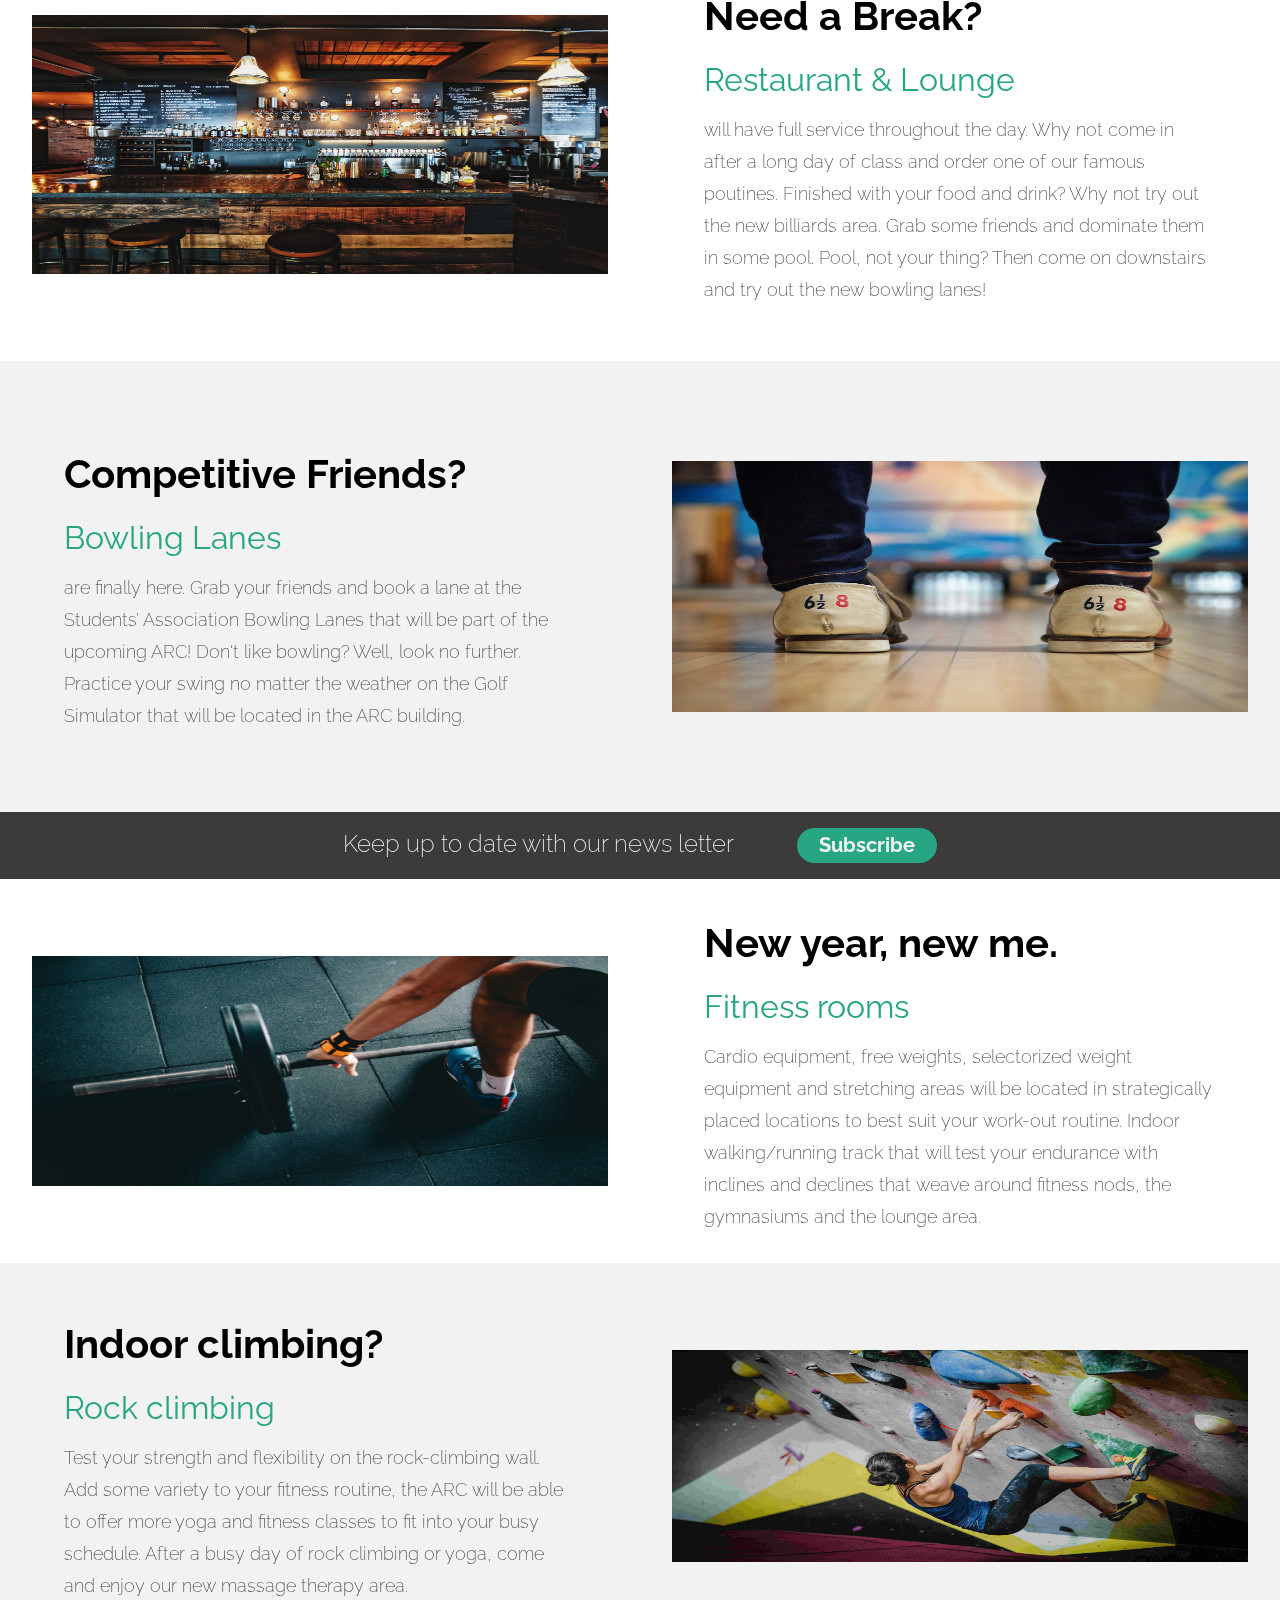
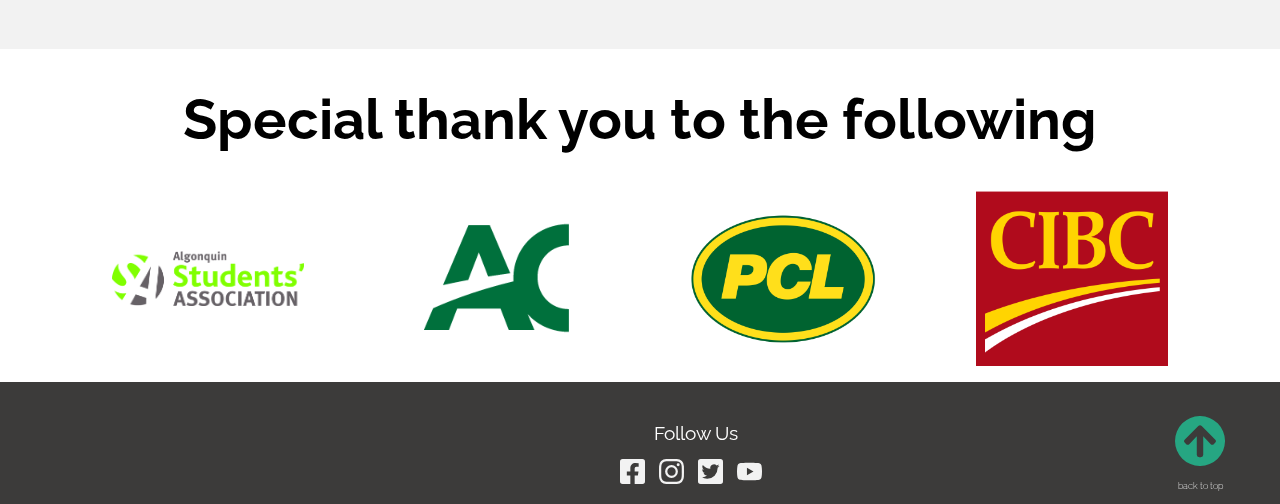
<file: prototype/about.html>
<!DOCTYPE html>
<html lang="en">
<head>
    <meta charset="UTF-8">
    <meta name="viewport" content="width=device-width, initial-scale=1.0">
    <link rel="stylesheet" href="css/normalize.css">
    <link rel="stylesheet" href="css/styles.css">
    <title>About</title>
    </head>
<body>
    <main class="wrapper">
        <header class="navigation">
            <div class="arc-logo">
                <img class="logo" src="images/logo.svg" alt="arc-logo">
            </div>
            <div class="links">
                <nav>
                    <ul class="nav-links">
                        <li><a href="index.html">Home</a></li>
                        <li><a class="active" href="about.html">About</a></li>
                        <li><a href="contact.html">Contact</a></li>
                    </ul>
                </nav>
            </div>
        </header>
        <!-- specific id for the about page -->
        <div class="about">
            <div class="grid">
                <div class="block-head">
                    <h1>What to expect during construction.</h1>
                    <p>With construction starting in April 2019 we anticipate the new arrival of the ARC building as early as Augst 2021
                    <br>
                    The current SA Fitness Zone and gyme will be operation and open as usual. Please visit the Fitness Zone and Gymnasium for more information on the hours, offerings, and pricing.</p>
                </div>
                <!-- background images for the about page -->
                <div class="construction">
                    <img src="images/construction.svg" alt="construction-workers">
                </div>
            </div>
            <!-- about banner image with text over it -->
            <div class="banner">
                <div class="overlay"></div>
                    <img src="images/about.jpg" alt="students-in-lobby-background">
                <div class="banner-text">
                    <h1>About</h1>
                </div>
            </div>
            <!-- multiple blocks of text associated in one large block -->
            <div class="about-info">
                <div>
                <h2>Who</h2>
                <p>is ARC? We are the Athletics & Recreation Centre. This is an exciting venture for our Algonquin Community.  This facility will provide our students with a place to break through perceptual barriers in a welcoming, safe, inclusive and inviting environment for students of all backgrounds, cultures and abilities to spark a movement.</p>
                </div>
                <div>
                <h2>What</h2>
                <p>is this going to cost me? This facility will be included in your activity fee. All fee-paying students can use and participate in all activities in the building. As for the facility, it will cost Algonquin College $48.8 million.</p>
                </div>
                <div>
                <h2>Where</h2>
                <p>will the ARC building be? The ARC building will be located northeast of the Student Commons building, opposite of the residence. The facility will be an estimated 100,000 square feet! Connected to the Student Commons by a "Plus 15" Pedestrian Link.</p>
                </div>
            </div>
            <!-- services banner image with text over it -->
            <div class="banner">
                <div class="overlay"></div>
                    <img src="images/services.jpg" alt="person-holding-coffee">
                <div class="banner-text">
                    <h1>Services</h1>
                </div>
            </div>
            <div class="block-white-about">
                <div class="restaurant-image">
                    <img src="images/bar.jpg" alt="bar-counter">
                </div>
                <div class="block-white-about-text">
                    <h2>Need a Break?</h2>
                    <h3>Restaurant & Lounge</h3>
                    <p>will have full service throughout the day. Why not come in after a long day of class and order one of our famous poutines. Finished with your food and drink? Why not try out the new billiards area. Grab some friends and dominate them in some pool. Pool, not your thing? Then come on downstairs and try out the new bowling lanes! </p>
                </div> 
            </div>
            <!-- blocks of text with grey backgrounds -->
            <div class="block-grey-about">
                 <div class="block-grey-about-text">
                    <h2>Competitive Friends?</h2>
                    <h3>Bowling Lanes</h3>
                    <p>are finally here. Grab your friends and book a lane at the Students’ Association Bowling Lanes that will be part of the upcoming ARC! Don't like bowling? Well, look no further. Practice your swing no matter the weather on the Golf Simulator that will be located in the ARC building.</p>
                </div> 
                <div class="bowling-image">
                    <img src="images/bowling.jpg" alt="bowling-shoes">
                </div>
            </div>
             <!-- small page break that seperates the html page-->
            <div class="page-break">
                <div class="page-break-text">
                    <p>Keep up to date with our news letter</p>
                </div>
                <div class="basic-button">
                    <button type="button" class="button3">Subscribe</button>
                </div>
            </div>
            <div class="block-white-about">
                <div class="fitness-image">
                    <img src="images/fitness.jpg" alt="olympic-barbell">
                </div>
                <div class="block-white-about-text">
                    <h2>New year, new me.</h2>
                    <h3>Fitness rooms</h3>
                    <p>Cardio equipment, free weights, selectorized weight equipment and stretching areas will be located in strategically placed locations to best suit your work-out routine. Indoor walking/running track that will test your endurance with inclines and declines that weave around fitness nods, the gymnasiums and the lounge area.</p>
                </div> 
            </div>
            <div class="block-grey-about">
                <div class="block-grey-about-text">
                    <h2>Indoor climbing?</h2>
                    <h3>Rock climbing</h3>
                    <p>Test your strength and flexibility on the rock-climbing wall. Add some variety to your fitness routine, the ARC will be able to offer more yoga and fitness classes to fit into your busy schedule. After a busy day of rock climbing or yoga, come and enjoy our new massage therapy area.</p>
                </div> 
                <div class="rock-climb-image">
                    <img src="images/climbing.jpg" alt="person-rock-climbing">
                </div>
            </div>
            <div class="sponsor-block">
                <div class="special">
                    <!-- large block of area with images of sponsors -->
                    <h1>Special thank you to the following</h1>
                </div>
                <div class="company">
                    <img src="images/sa.png" alt="student-association-logo">
                    <img src="images/ac_icon.png" alt="ac-icon">
                    <img src="images/pcl.png" alt="pcl-logo">
                    <img src="images/cibc.png" alt="cibic-logo">
                </div>
            </div>
        </div>
        <footer>
            <!-- social media icons placed in the footer of the document -->
            <div class="social"> 
                <h3> Follow Us</h3>
                <div class="social-icons">
                    <img src="icons/facebook.svg" alt="facebook">
                    <img src="icons/instagram.svg" alt="instagram">
                    <img src="icons/twitter.svg" alt="twitter">
                    <img src="icons/youtube.svg" alt="youtube">
                </div>
            </div>
            <div class="arrow">
                <a href="#top">
                    <img src="icons/arrow.svg" alt="arrow-icon">
               </a>
                <p>back to top</p>
            </div>
        </footer>
    </main>
</body>
</html>
</file>
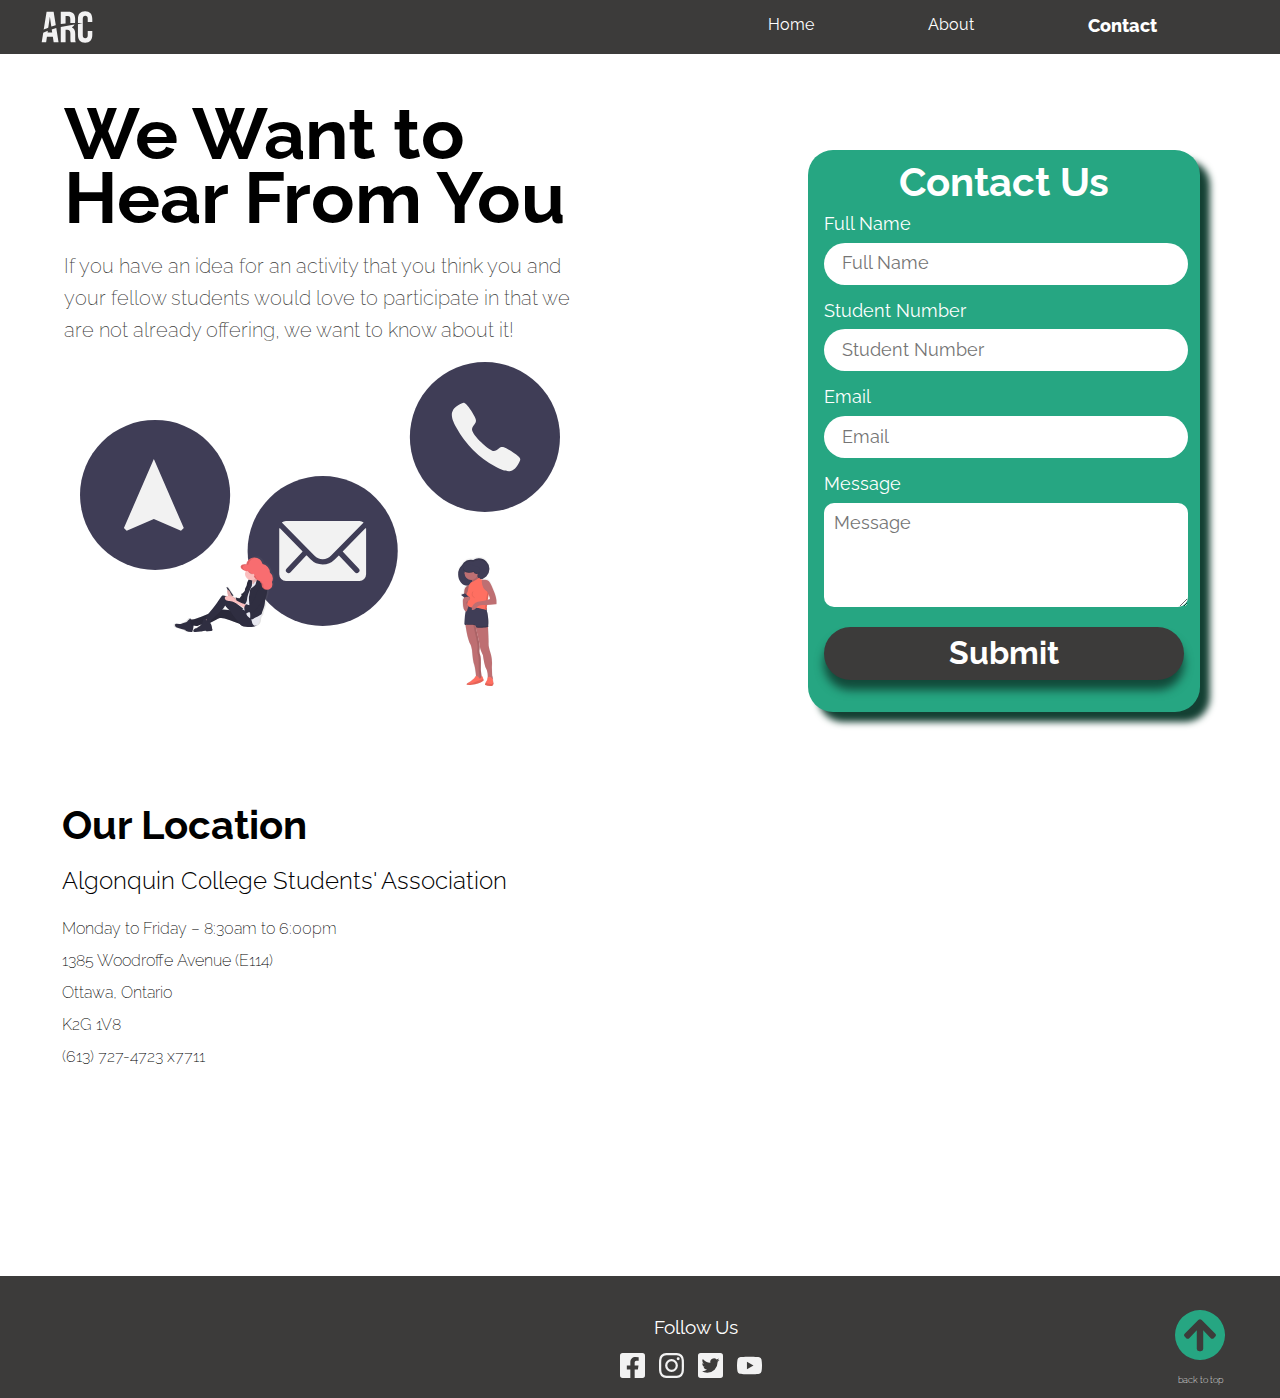
<file: prototype/contact.html>
<!DOCTYPE html>
<html lang="en">
<head>
    <meta charset="UTF-8">
    <meta name="viewport" content="width=device-width, initial-scale=1.0">
    <link rel="stylesheet" href="css/normalize.css">
    <link rel="stylesheet" href="css/styles.css">
    <title>Contact</title>
</head>
    <body>
        <main class="wrapper">
        <header class="navigation">
            <div class="arc-logo">
                <img class="logo" src="images/logo.svg" alt="arc-logo">
            </div>
            <div class="links">
                <nav>
                    <ul class="nav-links">
                        <li><a href="index.html">Home</a></li>
                        <li><a href="about.html">About</a></li>
                        <li><a class="active" href="contact.html">Contact</a></li>
                    </ul>
                </nav>
            </div>
        </header>
            <!-- specific id for contact page -->
            <div class="contact">
                <div class="grid">
                    <div>
                        <div class="block-head">
                            <h1>We Want to Hear From You</h1>
                            <p>If you have an idea for an activity that you think you and your fellow students would love to participate in that we are not already offering, we want to know about it!</p>
                        </div>
                        <!-- large background image for the contact page -->
                        <div class="contact-image">
                            <img src="images/contact-img.svg" alt="icon-pack">
                        </div>
                    </div>
                    <div class="form-layout">
                        <div class="contact-form">
                            <!-- contact form layout which creates a contact form sheet -->
                            <h1>Contact Us</h1>
                            <form>
                                <div class="textbox">
                                    <div>
                                        <label for="fname">Full Name</label>

                                        <input type="text" name="fname" id="fname" placeholder="Full Name">
                                    </div>
                                    <div>
                                        <label for="student">Student Number</label>
                                        <input type="text" name="student" id="student" placeholder="Student Number">
                                    </div>
                                    <div>
                                        <label for="email">Email</label>
                                        <input type="text" name="email" id="email" placeholder="Email">
                                    </div>
                                    <!-- expandable text box area -->
                                    <div>
                                        <label for="message">Message</label>
                                        <textarea name="message" id="message" placeholder="Message"></textarea>
                                    </div>
                                    <div class="submit">
                                        <input type="submit" value="Submit">
                                    </div>
                                </div>
                            </form>
                        </div>
                    </div>
                </div>
                <div class="location-grid">
                    <!-- location information block -->
                    <div class="location">
                        <h2>Our Location</h2>
                        <h3>Algonquin College Students' Association</h3>
                        <p>Monday to Friday – 8:30am to 6:00pm<br>
                            1385 Woodroffe Avenue (E114)<br>
                            Ottawa, Ontario<br>
                            K2G 1V8<br>
                            (613) 727-4723 x7711
                        </p>
                    </div>
                    <div class="map">
                        <!-- google map view of Algonquin College -->
                        <iframe src="https://www.google.com/maps/embed?pb=!1m18!1m12!1m3!1d2804.039149426827!2d-75.75911148447808!3d45.34802197909981!2m3!1f0!2f0!3f0!3m2!1i1024!2i768!4f13.1!3m3!1m2!1s0x4cce0718cc4a6ad7%3A0xc6cc467725843e2b!2sAlgonquin%20College!5e0!3m2!1sen!2sca!4v1593386541186!5m2!1sen!2sca" width="375" height="250" style="border:0;" allowfullscreen="" aria-hidden="false" tabindex="0"></iframe>
                    </div>
                </div>
            </div>
            <footer>
                <!-- social media icons placed in the footer of the document -->
                <div class="social"> 
                    <h3> Follow Us</h3>
                    <div class="social-icons">
                        <img src="icons/facebook.svg" alt="facebook">
                        <img src="icons/instagram.svg" alt="instagram">
                        <img src="icons/twitter.svg" alt="twitter">
                        <img src="icons/youtube.svg" alt="youtube">
                    </div>
                </div>
                <div class="arrow">
                    <a href="#top">
                        <img src="icons/arrow.svg" alt="arrow-icon">
                   </a>
                    <p>back to top</p>
                </div>
            </footer>
        </main>
    </body>
</html>
</file>
<file: css/styles.css>
/* all types of Josefin Sans text for all html documents associated with it */
@import url('https://fonts.googleapis.com/css2?family=Josefin+Sans:ital,wght@0,100;0,200;0,300;0,400;0,500;0,600;0,700;1,100;1,200;1,300;1,400;1,500;1,600;1,700&display=swap');
body{
	font-family: 'Josefin Sans', Arial, Helvetica, sans-serif; 
}

/* allows my images to be responsive */
img{
    max-width: 100%;
    height: auto;
}
/*eliminates all styling from unordered list*/
ul{
    list-style: none;
    margin: 0;
    padding: 0;
}
/*navigation settings for mobile view*/
header nav ul li a{
    color: white;
    text-decoration: none;
    font-size: 20px;
    width: 100%;
    text-align: center;
    display: block;
    margin-bottom: 1rem;
    font-weight: normal;
}
/*once active the nav links grow larger*/
header nav ul li a.active{
    color: white;
    text-decoration: none;
    font-weight: 800;
    font-size: 22px;
}
/*footer settings for all pages and sizes*/
footer{
    background-color: #064C4C;
    display: grid;
    grid-template-columns: 70% 30%;
    align-items: center;
}
/*sizing for custome arrow for mobile view*/
footer .arrow{
    padding: 5px;
    height: 28px;
    width: 28px;
}
footer .social{
    margin-left: 1rem;
}
/*social icon image sizing for mobile view*/
.social-icons img{
    height: 14px;
    margin-left: 10px;
}
/*navigagtion background colour similar across all pages and breakpoints*/
.navigation{
	background-color: #064C4C;
	padding-bottom: 1rem;

}
/*logo styling for all pages and sizes*/
.navigation img{
	height: 53px;
	width: auto;
	margin-left: auto;
	margin-right: auto;
	display:block;
	padding: 1rem;
}
/*animation to make logo spin*/
.navigation img:hover{
    animation-name: spin;
    animation-duration: 3s;
}
@keyframes spin{
    100%{
        transform: rotate(4turn);
    }
}
/*mobile h1 sizes for all pages*/
h1{
    font-size: 35px;
    color: #118080;
    text-align: center;
    font-weight: normal;
    margin-bottom: 0;
}
/*mobile h2 sizes for all pages*/
h2{
    font-size: 20px;
    color: #064C4C;
    text-align: center;
}
/*changes to boxes in index and website page*/
.text-box{
    margin-bottom: 1rem;
}
.text-area{
    background-color: #B2D8D8;
    padding-top: 0.5rem;
    padding-bottom: 0.5rem;
}
/*turns off hyper link underline*/
.text-area a{
    text-decoration: none;
}
/*margins set for all pages across all breakpoints*/
.home,
.photos,
.contact,
.websites{
    margin-left:2rem;
    margin-right: 2rem;
}
/*mobile view changes to photos page*/
.photo-grid{
    margin-bottom: 2rem;
}

/*mobile view contact page changes*/
.profile{
    background-color: #B2D8D8;
    padding-top: 1rem;
    padding-bottom: 1rem;

}
/*profile image settings for mobile view*/
.ramana img{
    border-radius: 50%;
    width: 50px;
    border: 2px solid #FFFFFF;
    height: auto;
    display: block;
    margin: auto;
}
.profile-text{
    text-align: center;
}
.profile-text h1{
    font-weight: bold;
}
/*profile text styling*/
.profile-text p{
    font-style: italic;
    font-size: 20px;   
    color: #064C4C;
    margin-right: 2rem;
    margin-left: 2rem;
    line-height: 2rem;
}
/*contact form styling*/
.contact-form{
    background-color: #064C4C;
    border: 0;
    margin-bottom: 1rem;
}
.first-name,
.last-name,
.comment{
    border: 1px solid #064C4C;
    font-size: 10px;
    font-weight: bold;
    padding:1rem;
}
/*contact form label styling*/
label{
    background-color: #064C4C;
    color: white;
}
.textbox input[type=text]{
    background-color: white;
    border: 0;
    width: 100%;
    height: 50px;
    margin-top: 0.5rem;
}
.textbox input::placeholder{
    font-size: 14px;
    color: #B2D8D8;
    padding-left: 1rem;
}
textarea{
    width: 100%;
    height: 134px;
    margin-top: 0.5rem;
}
/*styling for button within contact form*/
input[type=submit]{
    background-color: #118080;
    color: white;
    font-weight: bold;
    width: 249px;
    height: 48px;
    padding:0.5rem;
    border: none;
    border-radius: 4px;
    margin-bottom: 1rem;
    margin-left: 1.5rem; 
}

/*media break point for all views*/
    @media(min-width: 376px){

    .logo{
        margin-right: 2rem;
    }
    /*using grid here to seperate logo image from nav links*/
    .navigation{
        padding-bottom: 0;
        display: grid;
        grid-template-columns: 25% 75%;
    }
    /*using display flex here to align nav links vertically*/
    .nav-links{
        display: flex;
        padding-top: 2rem;
        grid-column-gap: 1rem;
        justify-content: flex-end;
        align-content: flex-end;
        margin-right: 2rem;
        align-items: baseline;
    }
    /*using grid here to seperate arrow image from social media images*/
    footer{
        display: grid;
        grid-template-columns: 50% 50%;
        margin: auto;
    }
    /*sizing for social media images across tablet and desktop view*/
    .social-icons img{
        height: 25px;
        width: auto;
    }  
    /*added padding here to fill out tablet view pages across all sites*/
    .home,
    .photos,
    .websites,
    .contact{
        padding-top: 3rem;
        padding-bottom: 3rem;
        }
    /*using grid here to get page name and main image side by side with site content*/
    .banner{
        display: grid;
        grid-template-columns: 1fr 1fr;
        margin-bottom: 2rem;
    }

    .main-image{
        max-width: 373px;
        height: auto;
    }
    /*animation across all images to make the main images rotate around*/
    .main-image:hover{
        animation-name: around;
        animation-duration: 3s;
    }
    @keyframes around{
        100%{
            transform: rotateX(5turn);
        }
    }
    /*changing h1 size across tablet and desktop views*/
    .title h1{
        font-weight: bold;
        margin-top: 5rem;
        font-size: 80px;
    }
    /*tablet home page/website page*/
    /*using display grid here to make content align side by side*/
    .card-box{
        display: grid;
        grid-template-columns: 1fr 1fr;
        grid-gap: 1rem;;
    }
    .card-box img{
        height: 306px;
        width: auto;
        object-fit: cover;
    }
    /*animation to make images rotate when pressed on*/
    .card-box img:active{
        animation-name: spinner;
        animation-duration: 3s;
    }
    @keyframes spinner{
        100%{
            transform: rotateY(5turn);
        }
    }
    /*tablet photos page*/
    /*using grid here to create 4X4 boxes of images*/
    .image-grid{
        display: grid;
        grid-template-columns: 48% 48%;
        grid-gap: 1%;
        justify-content: center;
        margin-bottom: 2rem;
    }
    .image-grid:active{
        animation-name: spinner-two;
        animation-duration: 3s;
    }
    @keyframes spinner-two{
        100%{
            transform: rotate(5turn); 
        }
    }
    .photo-grid{
        margin-bottom: 0;
    }
    /*styling for contact page*/
    .contact-form{
        margin-bottom: 2rem;
    }
    /*making profile image larger for desktop and tablet view*/
    .ramana img{
        width: 130px;
    }


    }   
/*desktop breakpoint*/
    @media(min-width: 769px){
        /*adding padding to pages to fill in white space*/
        .home,
        .photos,
        .websites,
        .contact{
            display: grid;
            grid-template-columns: 1fr 1fr;
            padding-top: 6rem;
            padding-bottom: 7rem;
        }
        .banner{
            display: inline;
        }
        /*allows main image to be larger and responsive*/
        .main-image{
            margin: auto;
            max-width: 100%;
        }
        .grid-two{
            align-self: center;
        }
}
</file>
<file: landing-page/css/style.css>
/* adding montseratt font in css - not all operating systems may have this font-included all weights and styles of the font */
@import url('https://fonts.googleapis.com/css2?family=Montserrat:ital,wght@0,100;0,200;0,300;0,400;0,500;0,600;0,700;0,800;0,900;1,100;1,200;1,300;1,400;1,500;1,600;1,700;1,800;1,900&display=swap');
/* background colour and fonts are consistent throughout the every breakpoint */
body{
    background-color:#f7f7ff;
    font-family: 'Montserrat',Arial, Helvetica, sans-serif;
}
/* mobile view styles*/

/* margins for mobile view */

/* logo size paramters for mobile view */
header img{ 
    width: 99.94px;
    height: 81.05px;
    margin-left: 2rem;
}
article.content{
    margin: 2rem;
}
/* sizing for large banner text for mobile view */
.main-text h1{
    font-size: 60px;
    margin-bottom: 0;
}
.main-text p{
    font-size: 24px;
    margin-top: 0;
}
/* creating image parameters for mobile view image */
div.back-image{
    background-image: url(../images/bg-image/scooter.svg); 
    padding:7rem;
    background-repeat:no-repeat ;
    background-position: center;
}

/* apply form parameters to contact form for all views */
div.contact{
    background-color:#FFFFFF;
    border: 0;
    border-radius: 26px;
    padding: 1rem;
    box-shadow: 5px 10px 15px #33313166;
    margin-bottom: 3rem;
}
div.contact h2{
    font-size: 40px;
    text-align: left;
    margin:0;
}
div.contact p{
    font-size: 16px;
    text-align: left;
}
.contact input[type=text]{
    background-color:#F4F4F5;
    border: 0;
    border-radius: 11px;
    margin-bottom: 1rem;
    height: 55px;
    padding-left: 10px;
    width: 90%;
}
.contact input[type=checkbox]{
    margin-bottom: 1.5rem;
}
label{
    font-size: 16px;
}
/* style parameters for apply form button - mobile view */
div.contact input[type=submit]{
    background-color:#57EEAB;
    border-radius: 11px;
    border: none;
    font-size: 24px;
    font-weight: bold;
    height: 55px;
    width: 100%;
    /* width: 250px; */
}
/* adding colour to make sure link stands out */
div.application p{
    font-size: 14px;
}
.application a{
    color: #FF8480;
    text-decoration:none;
}
/* footer settings that inclue text and other contact information */
footer{
    background-color: #FFFD8C;
    padding:1rem 2rem 1rem 2rem;
}
.footer-text h4{
    font-size: 18px;
    margin-right: 20%;
    margin-bottom: 0;
}
.footer-text p{
    font-size: 16px;
    margin-right: 20%;
}
.hours{
    margin-right: 2rem;
}

.footer-input input[type=text]{
    background-color:#F7F7FF;
    border: 0;
    border-radius: 11px;
    padding: 12px;
}
/* allows developer to display contact hours and city side by side */
.footer-input{
    display: grid;
    grid-template-columns: 25% 75%;
    grid-template-rows: 1fr;
    grid-gap: 1rem;
}

.calculate{
    grid-column: span 2;
}
/* this allows me to control dimensions and style of the calculate button */
.calculate input[type="submit"]{
    background-color:#FF8480;
    border-radius: 11px;
    font-size: 24px;
    font-weight: bold;
    height: 40px;
    width: 100%;
    border: none;
    color: white;
    margin-bottom: 1rem;
}
/* using flex to align the icons along the bottom of footer */
.icons{
    display: flex;
    justify-content: space-between;
    margin:5px;
    padding: 1rem;
}
/* tablet view css styling */
@media(min-width: 376px){

/* tablet margin for website */
article.content{
    margin: 0 5rem;
}
/* larger font size for larger view */
.main-text h1{
    font-size: 80px;
    margin-top: 2rem;
    margin-bottom: 2rem;
}
/* changing the size of the image to better fit a tablet view */
div.back-image{
    top:-65px;
    position: relative;
    padding:9rem;
}
div.contact h2{
    margin-left: 1rem;
    margin-top: 1rem;
}
div.contact p{
    font-size: 30px;
    margin-left: 1rem;
}
form.contact-form{
    margin-left: 1rem;
}
label{
    font-size: 20px;
}
.contact input[type=submit]{
    width: 92%;
    font-size: 32px;
}
div.contact{
    margin-bottom: 6rem;
}
div.application p{
    font-size: 16px;
}
footer{
padding-left:5rem;
padding-right: 5rem;

}
/* allows me to align hours,city and calculate along one line for tablet users */

.footer-input{
    display: grid;
    grid-template-columns: 20% 45% 35%;
}
.calculate{
    grid-column: 3 / 4;
}
.icons{
    display: flex;
    justify-content: center;
    padding:0;
}
.icons img{
    margin: 1rem;
}
}
@media(min-width: 768px){
article.content{
    margin: 4rem;
}
.content{
    display: grid;
    grid-template-columns:repeat(3, 1fr);
    grid-gap: 20px;
}
.back-image{
    width: 100%;
    height: auto;
    margin: -10rem;   
}
.contact{	
     z-index: 9;
}	
div.application p{
    font-size: 15px;
}

.footer-input{
    display: grid;
    grid-template-columns:repeat(2, 1fr);

}
.icons{
    display: flex;
}
.icons img{
    margin-left: auto;
    justify-content: end;
}
}
</file>
<file: midterm/css/styles.css>
/* all types of Raleway text for all html documents associated with it */
@import url('https://fonts.googleapis.com/css2?family=Raleway:ital,wght@0,100;0,200;0,300;0,400;0,500;0,600;0,700;0,800;0,900;1,100;1,200;1,300;1,400;1,500;1,600;1,700;1,800;1,900&display=swap');
body{
    font-family: 'Raleway', Arial, Helvetica, sans-serif;
}
/* setting the margins and line heights for the text areas */
h1,h2,h3,p{
    text-align: left;
    margin-left: 10%;
    margin-right: 10%;
    margin-bottom: 1rem;
    line-height: 2rem;
}
p{
    font-weight: 200;
}
/* allows my images to be responsive */
img{
    width: 100%;
    height: auto;
}
/* navigation is the same through all three pages */
ul{
    list-style: none;
    margin: 0;
    padding: 0;
}
header nav ul li a{
    color: white;
    text-decoration: none;
    font-size: 1rem;
    width: 100%;
    text-align: center;
    display: block;
    margin-bottom: 1rem;
}
header nav ul li a.active{
    color: white;
    text-decoration: none;
    font-size: 18px;
    font-weight: 800;
    }
/* footer settings are the same across all three pages */
footer{
    background-color:#3C3B3A;
    display: grid;
    grid-template-columns: 75% 25%;
    align-items: center;
}
/* styling for social media icons */
footer .social{
    margin-left: 35%;
}

footer .social h3{
    margin-bottom: 10px;
    color: white;
    font-weight: normal;
    text-align: center;
}
footer .social-icons{
    text-align: center;
    padding-bottom: 1rem;
}
footer .social-icons img{
    width: 25px;
    height: 25px;
    margin-right: 10px;
}
/* styling done for back to top arrow with text */
footer .arrow{
    text-align: center;
    margin-left:20%;
}
footer .arrow img{
    width: 50px;
    height: 50px;
    padding-top: 2rem;
}
footer .arrow p{
    margin: 0;
    font-size: 9px;
    text-align: center;
    color: white;
}
/* navigation background colour is the same through all views */
.navigation{
    background-color: #3C3B3A;
    padding-bottom: 0.5rem;
}
/* logo image size is specified here because it doesn't change through any views */
.navigation img{
    height: 54px;
    width: auto;
    margin-left: auto;
    margin-right: auto;
    display: block;
}


/* changes to HOMEPAGE mobile view */

/* heading block of text styles */
.block-head h1{
    font-size: 40px;
    font-weight: bold;
    margin-bottom: 0rem;
    line-height: 3rem;
}
.block-head p{
    font-size: 20px;
    color: #3C3B3A;
    text-align: left;
}
/* using grid here to create a nice uniform view of the icons */
.icons{
    display: grid;
    grid-template-columns: 1fr 1fr;
    grid-gap: 2rem;
    margin: 2rem;
    text-align: center;
}
.icons img{
    width: 25%;
    height: auto;
    margin: auto;
}
.icons p{
    margin: 0;
    text-align: center;
    color: #26A682;
}
/* styles for the largest and biggest button on the home page */
.main-button{
    display: flex;
}
/* using animation here to make button spin when pressed on */
.main-button:active{
    animation-name: around;
    animation-duration: 5s;
}
@keyframes around{
    100%{
        transform: rotateX(10turn);
    }
}
/* giving the main button it's styling */
.button1{
    background-color: #26A682;
    color:#F2F2F2;
    border-radius: 40px;
    width: 300px;
    height: 50px;
    font-size: 32px;
    font-weight: bold;
    border: none;
    box-shadow: 0 10px 10px #124A3A;
    margin-left: auto;
    margin-right:auto;
}
/* background image styling to make it responsive */
/* giving the woman reading image a smaller width to make it more suitable to fit within the page */
.discover img{
    padding-top: 2rem;
    width: 85%;
    display: block;
    margin: auto;
}
/* using display none to hide the scroll image during mobile view */
.scroll-down-arrow{
    display: none;
}
/* styles for second and third blocks of text */
.block-white-home h2{
    font-size: 32px;
    font-style: italic;
    font-weight: normal;
}
.block-white-home h3{
    font-size: 24px;
    color: #26A682;
    font-weight: normal;
}
.block-white-home p{
    margin-top: 0rem;
    color: #3C3B3A;
    text-align: left;
}
/* styling for both the smaller buttons on the homepage */
/* displaying flex allows me to move the button to the other side of the webpage */
.small-button{
    display: flex;
    justify-content: flex-end;
    padding-top: 1rem;
}
.button2{
    background-color: #26A682;
    color:#F2F2F2;
    border-radius: 40px;
    width: 146px;
    height: 45px;
    font-size: 20px;
    font-weight: bold;
    border: none;
    box-shadow: 0 10px 10px #124A3A;
    margin-right: 2rem;
    margin-left: 3rem;
    margin-bottom: 2rem;
}
/* styling for the profile page break--colour and text are different from rest of the page */
.profile{
    background-color: #3C3B3A;
    padding-top:0.5rem;
    width: 100%;
}
/* styling for the profile pagebreak image - creating a small circular image with a border - centered */
.simon img{
    border-radius: 50%;
    border: 2px solid #FFFFFF;
    width: 50%;
    height: auto;
    margin-top: 2rem;
    margin-right: auto;
    margin-left: auto;
    display: block;
}
.simon-text h3{
    color: white;
    text-align: center;
    padding: 1rem;
    margin: 0rem;
}
.simon-text p{
    color: white;
    margin-bottom: 0;
    padding: 1rem;
}


/* changes to ABOUT mobile view */
/* similar styling as home page image-trying to make sure the construction image fits within constraints of webpage */
.construction img{
    width: 85%;
    display: block;
    margin-left: auto;
    margin-right: auto;
    padding-bottom: 1rem;
}
.banner{
    position: relative;
}
/* using overlay class to put a colour over the banner images in the about page */
.overlay{
    width: 100%;
    height: 100%;
    background-color: #26A682;
    position: absolute;
    mix-blend-mode: multiply;
}
/* using transform here to get the correct view of the image as close to the mockup as possible */
.banner-text{
    position: absolute;
    top: 50%;
    left: 50%;
    transform: translate(-50%, -50%);
}
.banner-text h1{
    font-size: 50px;
    color: white;
    z-index: 2;
}
.about-info h2{
    font-size: 32px;
    font-style: italic;
}
/* about page has a block of white background text  -- styling done for all white background areas of text*/
.block-white-about h2{
    font-size: 32px;
}
.block-white-about h3{
    font-size: 24px;
    color: #26A682;
    font-weight: normal;
}
.block-white-about p{
    font-size: 15px;
    color: #3C3B3A;
}
/* about page has a grey background block of text -- styling done for all grey background areas of text */
.block-grey-about{
    background-color: #F2F2F2;
    padding-bottom: 1rem;
    padding-top: 1rem;
}
.block-grey-about h2{
    font-size: 32px;
}
.block-grey-about h3{
    font-size: 24px;
    color:#26A682;
    font-weight: normal;
}
.block-grey-about p{
    font-size: 15px;
    color: #3C3B3A;
}
.restaurant-image img,
.bowling-image img,
.fitness-image img,
.rock-climb-image img{
    display: none;
}
/* page break area specific to the about page */
.page-break{
    background-color: #3C3B3A;
    padding: 1rem;
    display: block;
}
.page-break p{
    font-size: 18px;
    color: #F2F2F2;
    margin: 0;
    text-align: center;
}
.basic-button{
    display: flex;
    justify-content: center;
    align-items: center;
}
.button3{
    background-color: #26A682;
    color:#F2F2F2;
    border-radius: 40px;
    border: none;
    width: 140px;
    height: 35px;
    font-weight: bold;
    font-size: 20px;
}
.sponsor-block{
    display: block;
    text-align: center;
}
.special h1{
    font-size: 56px;
    text-align: center;
    line-height: 4rem;
    padding-bottom: 1rem;
}
.company img{
    width: 30%;
    height: auto;
    margin-left: 3rem;
    margin-right: 3rem;
    padding-top: 0.5rem;
    padding-bottom: 1rem;
}

/* changes to CONTACT mobile view */

.block-head-contact h1{
    font-size: 50px;
    color: #3C3B3A;
    margin-bottom: 0rem;
}
.block-head-contact p{
    font-size: 20px;
    color: #3C3B3A;
    text-align: left;
}
.contact-image img{
    width: 85%;
    display: block;
    margin-left: auto;
    margin-right: auto;
    padding-bottom: 1rem;
}
/* contact form styling done here */
.form-layout{
    margin-left: 2rem;
    margin-right: 2rem;
    padding-bottom: 2rem;
}
.contact-form{
    background-color:#26A682;
    border: 0;
    border-radius: 25px;
    box-shadow: 10px 10px 7px #144033;
    padding: 1rem;
}
/* style for contact form title */
.contact-form h1{
    color: white;
    font-size: 40px;
    font-weight: bold;
    text-align: center;
    margin-top: 0rem;
    margin-bottom: 1rem;
}
/* font styling for label of each specific contact form input area */
.textbox label{
    color: white;
    padding: 1rem;
    font-size: 18px;
    padding-left: 0rem;
}
.textbox input[type=text]{
    background-color: white;
    border: 0;
    border-radius: 72px;
    width: 100%;
    height: 40px;
    margin-bottom: 1rem;
    margin-top: 0.5rem;
}
/* allows me to adjust the placeholder text styles */
.textbox input::placeholder{
    font-size: 18px;
    padding: 1rem;
}
/* text area sizing and styling done here */
textarea{
    width: 100%;
    height: 100px;
    border-radius: 10px;
    border: none;
    margin-top: 0.5rem;
    margin-bottom: 1rem;
}
textarea::placeholder{
    font-size: 18px;
    padding: 0.5rem;
}
/* contact form button styling done here */
input[type=submit]{
    background-color: #3C3B3A;
    color: white;
    font-weight: bold;
    font-size: 32px;
    width: 100%;
    padding: 0.5rem;
    box-shadow: 0 10px 10px #124A3A;
    margin-bottom: 1rem;
    border: none;
    border-radius: 40px;
}
/* location specific text adjustement are made here--each size of text varies in colour and size */
.location h2{
    font-size: 40px;
}
.location h3{
    font-weight: 300;
    font-size: 24px;
}
/* map width is adjusted to 100 percent to cover whole length of viewing screen */
iframe{
    width: 100%;
}


/* TABLET views for all pages */
@media(min-width: 376px){

    /*table view for HOME page*/
    /* making the nav bar smaller to make it look less bulky */
    .navigation{
        padding-bottom: 0;
        display: grid;
        grid-template-columns: 25% 75%;
    }
    .arc-logo{
        width: 75%;
        overflow: hidden;
        display: flex;
        margin: auto;
    }
    .navigation img{
        margin-left: 0;
    }
    .nav-links{
        display: flex;
        padding-top: 1rem;
        grid-column-gap: 1rem;
        justify-content: flex-end;
    	align-content: flex-end;
    	margin-right: 3rem;
    	align-items: baseline;

    }
    li{
    	margin-right: 2rem;
    }
  
    .block-head h1{
        font-size: 72px;
        line-height: 4rem;
    }
    /* using grid here to to line up icons side by side */
    .icons{
        display: grid;
        grid-template-columns: 1fr 1fr 1fr 1fr;
        grid-gap: 0rem;
        padding: 1rem;
    }
    .button1{
        height: 65px;
        font-size: 40px;
    }
    /* using animation properties on the scroll button to make it go up and down */
    .scroll-down-arrow{
        display: block;
        margin-left:47%;
        animation-name: scroll;
        animation-duration: 8s;
        animation-direction: alternate;
        animation-iteration-count: infinite;
    }
    @keyframes scroll{
        50%{transform: translate(0, -100px);}
    }
    .scroll-down-arrow img{
        height: 50px;
        width: 50px;
    }
    .school,
    .entertainment{
        height: 200px;
        overflow: hidden;
    }
    .school img,
    .entertainment img{
        position: relative;
        top: 50%;
        transform: translateY(-50%);
    }
    .block-white-home h2{
        font-size: 40px;
    }
    .block-white-home h3{
        font-size: 32px;
    }
    .block-white-home p{
        font-size: 18px;
    }
    /* using flex here to line up image beside paragraph text */
    .profile{
        display: flex;
        padding-bottom:1rem;
    }
    .simon img{
        width:70%;
        height: auto;
    }

    /*tablet view styling for ABOUT page*/
    .block-head{
        overflow: hidden;    
    }
    .banner-text{
        z-index: 2;
    }
    .banner{
        height: 200px;
        overflow: hidden;
    }
    .banner img{
        position: relative;
        top: 50%;
        transform: translateY(-50%);
    }
    /* this allows me to create a green cover over the the large images */
    .overlay{
        width: 100%;
        height: 100%;
        background-color: #26A682;
        position: absolute;
        z-index: 1;
    }
    /* using display inline here allows me to bring in the images that were absent in mobile view */
    .bowling-image img,
    .rock-climb-image img,
    .restaurant-image img,
    .fitness-image img{
        display: inline;
    }
    /* combining both classes and using flex here to bring images and text side by side */
    .block-white-about,
    .block-grey-about{
        display: grid;
        grid-template-columns: 1fr 1fr
    }
    /*using perecentages and flex to style the image across the container*/
    .bowling-image,
    .rock-climb-image,
    .restaurant-image,
    .fitness-image{
        height: 80%;
        width: 75%;
        overflow: hidden;
        display: flex;
        margin: auto;
    }
    .bowling-image img,
    .rock-climb-image img,
    .restaurant-image img,
    .fitness-image img{
        object-fit: cover;
    }

    /*font gets larger as we move through larger views*/
    .block-white-about h2,
    .block-grey-about h2{
        font-size: 40px;
    }
    .block-white-about h3,
    .block-grey-about h3{
        font-size: 32px;
    }
    .block-white-about p,
    .block-grey-about p{
        font-size: 18px;
    }
    /*using flex here to align the text and button side by side*/
    .page-break{
        display: flex;
        justify-content: center;
        align-content: center;
    }
    .page-break-text{
        margin-right: 5%;
    }
    .page-break p{
        text-align: center;
        margin:0;
    }
    /*using flex here with flex direction to get the sponsor icons into a horizontal view*/
    .company{
        display: flex;
        flex-direction: column;
        justify-content: center;
        align-items: center;
    }
    .company img{
        width: 25%;
    }
    .social{
        padding-top: 1rem;
    }
    .contact-image img{
        width:75%;
    }
    /*changing the width of the form to fit within the page nicely*/
    .form-layout{
        width: 75%;
        margin-left: auto;
        margin-right: auto;
    }
    div.submit{
        width: 50%;
        margin-left:50%;
        text-align: left;
    }
    .location{
        margin-left: 3rem;
    }
    iframe{
        height: 400px;
    }

}

@media(min-width: 769px){

    /* desktop view of HOMEPAGE */
    /* using grid here allows me to section off my text and icons from the image for all three pages pages*/
    .grid{
        display: grid;
        grid-template-columns: 1fr 1fr;
        padding-bottom: 2rem;
    }

    .discover img{
        padding-top: 20%;
    }
    /* created a class to specifcally change the background colour of the block containing the school image */
    .background-desktop{
        background-color:#F2F2F2;
    }
    /* using grid here to section off the image from the text for both the school and entertainment section */
    .homepage-block-desktop{
        display: grid;
        grid-template-columns: 1fr 1fr;
    }

    .school{
        margin-left: 2rem;
        margin-top: 3rem ;
    }
    .entertainment{
        margin-top: 3rem;
        margin-right: 2rem;
    }
    /*using display grid here to make the image and title go side by side for the desktop view*/
    .simon{
        display: grid;
        grid-template-columns: 1fr 1fr;
    }
    .simon-text{
        margin: auto;
    }


    /* desktop changes to ABOUT page */

    .construction img{
        padding-top: 4rem;
    }
    .construction:hover{
        animation-name: spin;
        animation-duration: 5s; 
    }
    @keyframes spin{
        100%{
            transform: rotateY(5turn);
        }
    }
    /* using grid here to create 3 equal columns of text */
    .about-info{
        display: grid;
        grid-template-columns: 1fr 1fr 1fr;
        background-color: #F2F2F2;
        padding-top: 4rem;
        padding-bottom: 4rem;
    }

    .block-white-about,
    .block-grey-about{
        display: grid;
        grid-template-columns: 1fr 1fr;
        margin: auto;
    }
    .banner{
        height: 250px;
        overflow: hidden;
    }
    .block-white-about-text,
    .block-grey-about-text{
        margin: auto;
    }
    /*using flex, height and width adjustments to resize and fit the image according to mockup*/
    .bowling-image,
    .rock-climb-image,
    .restaurant-image,
    .fitness-image{
        height: 60%;
        width: 90%;
        overflow: hidden;
        display: flex;
        margin: auto;
    }
    .bowling-image img,
    .rock-climb-image img,
    .restaurant-image img,
    .fitness-image img{
        object-fit: cover;
    }

    .restaurant-image,
    .fitness-image{
        margin-right: 0;
    }
    .bowling-image,
    .rock-climb-image{
        margin-left: 0;
    }
    .page-break p{
        text-align: center;
        margin:0;
        font-size: 24px;
    }

    /* using flex here to make all the logos line up horizontally */
    .company{
        display: flex;
        flex-direction: row;
        padding-bottom: 4rem;
        margin-right: 5rem;
    }
    .company img{
        width: 10%;
        height: auto;
        margin-left: 3rem;
    }
    .student-association-logo img{
        width: 60%;
        margin: 0;
        padding: 0;
        height: auto;
    }

    /*desktop changes to CONTACT page*/

    .location{
        margin-left: 0;
    }

    .contact-form{
        width: 75%;
        margin-top: 20%;
        margin-left: auto;
    }

    /* using grid here to create two blocks between the text and map */
    .location-grid{
        display: grid;
        grid-template-columns: 1fr 1fr;
        grid-gap: 2rem;
    }

    .contact-form:active{
        transform: rotateY(3turn);
        transition: 0.5s;
    }

    .map{
        margin-right: 2rem;
        height: 500px;
    }



}
</file>
<file: prototype/css/styles.css>
/* all types of Raleway text for all html documents associated with it */
@import url('https://fonts.googleapis.com/css2?family=Raleway:ital,wght@0,100;0,200;0,300;0,400;0,500;0,600;0,700;0,800;0,900;1,100;1,200;1,300;1,400;1,500;1,600;1,700;1,800;1,900&display=swap');
body{
    font-family: 'Raleway', Arial, Helvetica, sans-serif;
}
/* setting the margins and line heights for the text areas */
h1,h2,h3,p{
    text-align: left;
    margin-left: 10%;
    margin-right: 10%;
    margin-bottom: 1rem;
    line-height: 2rem;
}
p{
    font-weight: 200;
}
/* allows my images to be responsive */
img{
    width: 100%;
    height: auto;
}
/* navigation is the same through all three pages */
ul{
    list-style: none;
    margin: 0;
    padding: 0;
}
header nav ul li a{
    color: white;
    text-decoration: none;
    font-size: 1rem;
    width: 100%;
    text-align: center;
    display: block;
    margin-bottom: 1rem;
}
header nav ul li a.active{
    color: white;
    text-decoration: none;
    font-size: 18px;
    font-weight: 800;
    }
/* footer settings are the same across all three pages */
footer{
    background-color:#3C3B3A;
    display: grid;
    grid-template-columns: 75% 25%;
    align-items: center;
}
/* styling for social media icons */
footer .social{
margin-left: 45%;
}
footer .social h3{
    margin-bottom: 10px;
    color: white;
    font-weight: normal;
    text-align: center;
}
footer .social-icons{
    text-align: center;
    padding-bottom: 1rem;
}
footer .social-icons img{
    width: 25px;
    height: 25px;
    margin-right: 10px;
}
/* styling done for back to top arrow with text */
footer .arrow{
    text-align: center;
    margin-left:50%;
}
footer .arrow img{
    width: 50px;
    height: 50px;
    padding-top: 2rem;
}
footer .arrow p{
    margin: 0;
    font-size: 9px;
    text-align: center;
    color: white;
}
/* navigation background colour is the same through all views */
.navigation{
    background-color: #3C3B3A;
    padding-bottom: 0.5rem;
}
/* logo image size is specified here because it doesn't change through any views */
.navigation img{
    height: 54px;
    width: auto;
    margin-left: auto;
    margin-right: auto;
    display: block;
}


/* changes to HOMEPAGE mobile view */

/* heading block of text styles */
.block-head h1{
    font-size: 40px;
    font-weight: bold;
    margin-bottom: 0rem;
    line-height: 3rem;
}
.block-head p{
    font-size: 20px;
    color: #3C3B3A;
    text-align: left;
}
/* using grid here to create a nice uniform view of the icons */
.icons{
    display: grid;
    grid-template-columns: 1fr 1fr;
    grid-gap: 2rem;
    margin: 2rem;
    text-align: center;
}
.icons img{
    width: 25%;
    height: auto;
    margin: auto;
}
.icons p{
    margin: 0;
    text-align: center;
    color: #26A682;
}
/* styles for the largest and biggest button on the home page */
.main-button{
    display: flex;
}
/* using animation here to make button spin when pressed on */
.main-button:active{
    animation-name: around;
    animation-duration: 5s;
}
@keyframes around{
    100%{
        transform: rotateX(10turn);
    }
}
/* giving the main button it's styling */
.button1{
    background-color: #26A682;
    color:#F2F2F2;
    border-radius: 40px;
    width: 300px;
    height: 50px;
    font-size: 32px;
    font-weight: bold;
    border: none;
    box-shadow: 0 10px 10px #124A3A;
    margin-left: auto;
    margin-right:auto;
}
/* background image styling to make it responsive */
/* giving the woman reading image a smaller width to make it more suitable to fit within the page */
.discover img{
    padding-top: 2rem;
    width: 85%;
    display: block;
    margin: auto;
}
/* using display none to hide the scroll image during mobile view */
.scroll-down-arrow{
    display: none;
}
/* styles for second and third blocks of text */
.block-white-home h2{
    font-size: 32px;
    font-style: italic;
    font-weight: normal;
}
.block-white-home h3{
    font-size: 24px;
    color: #26A682;
    font-weight: normal;
}
.block-white-home p{
    margin-top: 0rem;
    color: #3C3B3A;
    text-align: left;
}
/* styling for both the smaller buttons on the homepage */
/* displaying flex allows me to move the button to the other side of the webpage */
.small-button{
    display: flex;
    justify-content: flex-end;
    padding-top: 1rem;
}
.button2{
    background-color: #26A682;
    color:#F2F2F2;
    border-radius: 40px;
    width: 146px;
    height: 45px;
    font-size: 20px;
    font-weight: bold;
    border: none;
    box-shadow: 0 10px 10px #124A3A;
    margin-right: 2rem;
    margin-left: 3rem;
    margin-bottom: 2rem;
}
/* styling for the profile page break--colour and text are different from rest of the page */
.profile{
    background-color: #3C3B3A;
    padding-top:0.5rem;
    width: 100%;
}
/* styling for the profile pagebreak image - creating a small circular image with a border - centered */
.simon img{
    border-radius: 50%;
    border: 2px solid #FFFFFF;
    width: 50%;
    height: auto;
    margin-top: 2rem;
    margin-right: auto;
    margin-left: auto;
    display: block;
}
.simon-text h3{
    color: white;
    text-align: center;
    padding: 1rem;
    margin: 0rem;
}
.simon-text p{
    color: white;
    margin-bottom: 0;
    padding: 1rem;
}


/* changes to ABOUT mobile view */
/* similar styling as home page image-trying to make sure the construction image fits within constraints of webpage */
.construction img{
    width: 85%;
    display: block;
    margin-left: auto;
    margin-right: auto;
    padding-bottom: 1rem;
}
.banner{
    position: relative;
}
/* using overlay class to put a colour over the banner images in the about page */
.overlay{
    width: 100%;
    height: 100%;
    background-color: #26A682;
    position: absolute;
    mix-blend-mode: multiply;
}
/* using transform here to get the correct view of the image as close to the mockup as possible */
.banner-text{
    position: absolute;
    top: 50%;
    left: 50%;
    transform: translate(-50%, -50%);
}
.banner-text h1{
    font-size: 50px;
    color: white;
    z-index: 2;
}
.about-info h2{
    font-size: 32px;
    font-style: italic;
}
/* about page has a block of white background text  -- styling done for all white background areas of text*/
.block-white-about h2{
    font-size: 32px;
}
.block-white-about h3{
    font-size: 24px;
    color: #26A682;
    font-weight: normal;
}
.block-white-about p{
    font-size: 15px;
    color: #3C3B3A;
}
/* about page has a grey background block of text -- styling done for all grey background areas of text */
.block-grey-about{
    background-color: #F2F2F2;
    padding-bottom: 1rem;
    padding-top: 1rem;
}
.block-grey-about h2{
    font-size: 32px;
}
.block-grey-about h3{
    font-size: 24px;
    color:#26A682;
    font-weight: normal;
}
.block-grey-about p{
    font-size: 15px;
    color: #3C3B3A;
}
.restaurant-image img,
.bowling-image img,
.fitness-image img,
.rock-climb-image img{
    display: none;
}
/* page break area specific to the about page */
.page-break{
    background-color: #3C3B3A;
    padding: 1rem;
    display: block;
}
.page-break p{
    font-size: 18px;
    color: #F2F2F2;
    margin: 0;
    text-align: center;
}
.basic-button{
    display: flex;
    justify-content: center;
    align-items: center;
}
.button3{
    background-color: #26A682;
    color:#F2F2F2;
    border-radius: 40px;
    border: none;
    width: 140px;
    height: 35px;
    font-weight: bold;
    font-size: 20px;
}
.sponsor-block{
    display: block;
    text-align: center;
}
.special h1{
    font-size: 56px;
    text-align: center;
    line-height: 4rem;
    padding-bottom: 1rem;
}
.company img{
    width: 30%;
    height: auto;
    margin-left: 3rem;
    margin-right: 3rem;
    padding-top: 0.5rem;
    padding-bottom: 1rem;
}

/* changes to CONTACT mobile view */

.block-head-contact h1{
    font-size: 50px;
    color: #3C3B3A;
    margin-bottom: 0rem;
}
.block-head-contact p{
    font-size: 20px;
    color: #3C3B3A;
    text-align: left;
}
.contact-image img{
    width: 85%;
    display: block;
    margin-left: auto;
    margin-right: auto;
    padding-bottom: 1rem;
}
/* contact form styling done here */
.form-layout{
    margin-left: 2rem;
    margin-right: 2rem;
    padding-bottom: 2rem;
}
.contact-form{
    background-color:#26A682;
    border: 0;
    border-radius: 25px;
    box-shadow: 10px 10px 7px #144033;
    padding: 1rem;
}
/* style for contact form title */
.contact-form h1{
    color: white;
    font-size: 40px;
    font-weight: bold;
    text-align: center;
    margin-top: 0rem;
    margin-bottom: 1rem;
}
/* font styling for label of each specific contact form input area */
.textbox label{
    color: white;
    padding: 1rem;
    font-size: 18px;
    padding-left: 0rem;
}
.textbox input[type=text]{
    background-color: white;
    border: 0;
    border-radius: 72px;
    width: 100%;
    height: 40px;
    margin-bottom: 1rem;
    margin-top: 0.5rem;
}
/* allows me to adjust the placeholder text styles */
.textbox input::placeholder{
    font-size: 18px;
    padding: 1rem;
}
/* text area sizing and styling done here */
textarea{
    width: 100%;
    height: 100px;
    border-radius: 10px;
    border: none;
    margin-top: 0.5rem;
    margin-bottom: 1rem;
}
textarea::placeholder{
    font-size: 18px;
    padding: 0.5rem;
}
/* contact form button styling done here */
input[type=submit]{
    background-color: #3C3B3A;
    color: white;
    font-weight: bold;
    font-size: 32px;
    width: 100%;
    padding: 0.5rem;
    box-shadow: 0 10px 10px #124A3A;
    margin-bottom: 1rem;
    border: none;
    border-radius: 40px;
}
/* location specific text adjustement are made here--each size of text varies in colour and size */
.location h2{
    font-size: 40px;
}
.location h3{
    font-weight: 300;
    font-size: 24px;
}
/* map width is adjusted to 100 percent to cover whole length of viewing screen */
iframe{
    width: 100%;
}


/* TABLET views for all pages */
@media(min-width: 376px){

/*table view for HOME page*/
/* making the nav bar smaller to make it look less bulky */
.navigation{
    padding-bottom: 0;
    display: grid;
    grid-template-columns: 25% 75%;
}
.arc-logo{
    width: 75%;
    overflow: hidden;
    display: flex;
    margin: auto;
}
.navigation img{
    margin-left: 0;
}
.nav-links{
    display: grid;
    grid-template-columns: 15% 15% 20%;
    justify-content: end;
    margin: auto;
    padding-top: 1rem;
    grid-column-gap: 1rem;
}
.nav-links li{
    margin-right: 0;
    justify-self:start;
}
.block-head h1{
    font-size: 72px;
    line-height: 4rem;
}
/* using grid here to to line up icons side by side */
.icons{
    display: grid;
    grid-template-columns: 1fr 1fr 1fr 1fr;
    grid-gap: 0rem;
    padding: 1rem;
}
.button1{
    height: 65px;
    font-size: 40px;
}
/* using animation properties on the scroll button to make it go up and down */
.scroll-down-arrow{
    display: block;
    margin-left:47%;
    animation-name: scroll;
    animation-duration: 8s;
    animation-direction: alternate;
    animation-iteration-count: infinite;
}
@keyframes scroll{
    50%{transform: translate(0, -100px);}
}
.scroll-down-arrow img{
    height: 50px;
    width: 50px;
}
.school,
.entertainment{
    height: 200px;
    overflow: hidden;
}
.school img,
.entertainment img{
    position: relative;
    top: 50%;
    transform: translateY(-50%);
}
.block-white-home h2{
    font-size: 40px;
}
.block-white-home h3{
    font-size: 32px;
}
.block-white-home p{
    font-size: 18px;
}
/* using flex here to line up image beside paragraph text */
.profile{
    display: flex;
    padding-bottom:1rem;
}
.simon img{
    width:70%;
    height: auto;
}

/*tablet view styling for ABOUT page*/
.block-head{
    overflow: hidden;    
}
.banner-text{
    z-index: 2;
}
.banner{
    height: 200px;
    overflow: hidden;
}
.banner img{
    position: relative;
    top: 50%;
    transform: translateY(-50%);
}
/* this allows me to create a green cover over the the large images */
.overlay{
    width: 100%;
    height: 100%;
    background-color: #26A682;
    position: absolute;
    z-index: 1;
}
/* using display inline here allows me to bring in the images that were absent in mobile view */
.bowling-image img,
.rock-climb-image img,
.restaurant-image img,
.fitness-image img{
    display: inline;
}
/* combining both classes and using flex here to bring images and text side by side */
.block-white-about,
.block-grey-about{
    display: grid;
    grid-template-columns: 1fr 1fr
}
/*using perecentages and flex to style the image across the container*/
.bowling-image,
.rock-climb-image,
.restaurant-image,
.fitness-image{
    height: 80%;
    width: 75%;
    overflow: hidden;
    display: flex;
    margin: auto;
}
/*font gets larger as we move through larger views*/
.block-white-about h2,
.block-grey-about h2{
    font-size: 40px;
}
.block-white-about h3,
.block-grey-about h3{
    font-size: 32px;
}
.block-white-about p,
.block-grey-about p{
    font-size: 18px;
}
/*using flex here to align the text and button side by side*/
.page-break{
    display: flex;
    justify-content: center;
    align-content: center;
}
.page-break-text{
    margin-right: 5%;
}
.page-break p{
    text-align: center;
    margin:0;
}
/*using flex here with flex direction to get the icons into a horizontal view*/
.company{
    display: flex;
    flex-direction: column;
    justify-content: center;
    align-items: center;
}
.company img{
    width: 25%;
}
.social{
    padding-top: 1rem;
}

.contact-image img{
    width:75%;
}
/*changing the width of the form to fit within the page nicely*/
.form-layout{
    width: 75%;
    margin-left: auto;
    margin-right: auto;
}
.location{
    margin-left: 3rem;
}
iframe{
    height: 400px;
}

}

@media(min-width: 769px){

/* desktop view of HOMEPAGE */
/* using grid here allows me to section off my text and icons from the image for all three pages pages*/
.grid{
    display: grid;
    grid-template-columns: 1fr 1fr;
    padding-bottom: 2rem;
}

.discover img{
    padding-top: 20%;
}
/* created a class to specifcally change the background colour of the block containing the school image */
.background-desktop{
    background-color:#F2F2F2;
}
/* using grid here to section off the image from the text for both the school and entertainment section */
.homepage-block-desktop{
    display: grid;
    grid-template-columns: 1fr 1fr;
}

.school{
    margin-left: 2rem;
    margin-top: 3rem ;
}
.entertainment{
    margin-top: 3rem;
    margin-right: 2rem;
}
/*using display grid here to make the image and title go side by side for the desktop view*/
.simon{
    display: grid;
    grid-template-columns: 1fr 1fr;
}
.simon-text{
    margin: auto;
}


/* desktop changes to ABOUT page */

.construction img{
    padding-top: 4rem;
}
.construction:hover{
    animation-name: spin;
    animation-duration: 5s; 
}
@keyframes spin{
    100%{
        transform: rotateY(5turn);
    }
}
/* using grid here to create 3 equal columns of text */
.about-info{
    display: grid;
    grid-template-columns: 1fr 1fr 1fr;
    background-color: #F2F2F2;
    padding-top: 4rem;
    padding-bottom: 4rem;
}

.block-white-about,
.block-grey-about{
    display: grid;
    grid-template-columns: 1fr 1fr;
    margin: auto;
}
.banner{
    height: 250px;
    overflow: hidden;
}
.block-white-about-text,
.block-grey-about-text{
    margin: auto;
}
/*using flex, height and width adjustments to resize and fit the image according to mockup*/
.bowling-image,
.rock-climb-image,
.restaurant-image,
.fitness-image{
    height: 60%;
    width: 90%;
    overflow: hidden;
    display: flex;
    margin: auto;
}

.page-break p{
    text-align: center;
    margin:0;
    font-size: 24px;
}
/* using flex here to make all the logos line up horizontally */
.company{
    display: flex;
    flex-direction: row;
}
.company{
    margin-left: 20%;
    margin-right: 20%;
}

.location{
    margin-left: 0;
}

.contact-form{
    width: 75%;
    margin-top: 20%;
    margin-left: auto;
}
/*desktop changes to CONTACT page*/

/* using grid here to create two blocks between the text and map */
.location-grid{
    display: grid;
    grid-template-columns: 1fr 1fr;
    grid-gap: 2rem;
}

.contact-form:active{
    transform: rotateY(3turn);
    transition: 0.5s;
}

.map{
    margin-right: 2rem;
    height: 500px;
}



}
</file>
<file: selv0048-landing-page/css/style.css>
/* adding montseratt font in css - not all operating systems may have this font-included all weights and styles of the font */
@import url('https://fonts.googleapis.com/css2?family=Montserrat:ital,wght@0,100;0,200;0,300;0,400;0,500;0,600;0,700;0,800;0,900;1,100;1,200;1,300;1,400;1,500;1,600;1,700;1,800;1,900&display=swap');
/* background colour and fonts are consistent throughout the every breakpoint */
body{
    background-color:#f7f7ff;
    font-family: 'Montserrat',Arial, Helvetica, sans-serif;
}
/* margins are similar through all break points.  Setting them up for mobile first */
main{
    margin: 2rem;
    margin-bottom: -2rem;
}
/* logo size paramters fixed here since they will be the same throughout */
header img{ 
    max-width: 99.94px;
    height: 81.05px;
}
/* sizing for large blocks of text that show up above image */
.main-text h1{
    font-size: 60px;
}
.main-text p{
    font-size: 24px;
}
/* creating image parameters for mobile view image */
.background{
    background-image: url(../images/bg-image/scooter.svg);
    background-repeat:no-repeat ;
    background-position: center;
    padding: 7rem;
}

/* application form parameters to align with the landing page image */
div.contact{
    background-color:#FFFFFF;
    border: 0;
    border-radius: 26px;
    padding: 1rem;
    box-shadow: 5px 10px 15px #33313166;
}
.contact h2{
    font-size: 40px;
    text-align: left;
    margin:0;
}
.contact p{
    font-size: 14px;
    text-align: left;
}
input[type=text]{
    background-color:#F4F4F5;
    border: 0;
    border-radius: 11px;
    margin-bottom: 20px;
    padding: 12px;
    width: 90%;
}
div input{
    margin-bottom: 10px;
    border-radius: 4px;;
}
a{
    color: #FF8480;
}
.contact input[type=submit]{
    background-color:#57EEAB;
    border-radius: 11px;
    border: none;
    font-size: 1.25rem;
    font-weight: bold;
    height: 50px;
    width: 100%;
}
/* footer settings that inclue text and other contact information */
footer{
    background-color: #FFFD8C;
    padding: 2rem;
    margin-top: 2rem;
    margin-left: -2rem;
    margin-right: -2rem;
}
/* allows developer to display contact hours and city side by side */
.box1{
    display: flex;
}
#hours{
    flex: 1;
    margin-right: 10px;
}
#city{
    flex: 3;
}
.box2 input[type="submit"]{
    background-color:#FF8480;
    border-radius: 11px;
    border: none;
    font-size: 1rem;
    font-weight: bold;
    height: 50px;
    width: 100%;
    border: none;
    color: white;

}
.icons img{
    margin:5px;
    text-align: center;
    padding: 1rem;
}
/* ^^ above is mobile first css styling */

/* tablet view css styling */
@media(min-width: 375px){

/* changing the size of the image to better fit a tablet view */
.background{
    top:-65px;
    position: relative;
padding:9rem;

}
/* small changes made to go from mobile to tablet view - for easier viewing */
.main-text{
    text-align: left;
}
.main-text h1{
    text-align: left;
}

/* allows me to align hours,city and calculate along one line for tablet users */
.footertext{
    display: flex;
}
#hours{
    flex: 1;
    margin-right: 10px;
    background-color:#F7F7FF;
}
#city{
    flex: 3;
    margin-right: 10px;
    background-color:#F7F7FF;
}
/* makes the calculate button a bit bigger to suit the tablet view */
.box2 input[type="submit"]{
    height: 40px;
    width: 10rem;
}
/* centering the icons for the larger breakpoint */
.icons{
    text-align: center;
}

}

@media(min-width: 768px){
.grid{
    display: grid;
    grid-template-columns:repeat(3, 1fr);
    grid-gap: 20px;
}
.background{
    width: 100%;
    height: auto;
    margin: -10rem;

}
.contact{	
    z-index: 9;
}	

/* allows me to align all footer items along one axis */
.flex{
    display: flex;
    }
#hours{
   height: 20px;
}
#city{
    height: 20px;
}
/* brings icons to the far right side of the browser */
.icons{
    margin-left:auto;

}
}
</file>
<file: web-portfolio/css/styles.css>
/* all types of Josefin Sans text for all html documents associated with it */
@import url('https://fonts.googleapis.com/css2?family=Josefin+Sans:ital,wght@0,100;0,200;0,300;0,400;0,500;0,600;0,700;1,100;1,200;1,300;1,400;1,500;1,600;1,700&display=swap');
body{
	font-family: 'Josefin Sans', Arial, Helvetica, sans-serif; 
}

/* allows my images to be responsive */
img{
    max-width: 100%;
    height: auto;
}
/*eliminates all styling from unordered list*/
ul{
    list-style: none;
    margin: 0;
    padding: 0;
}
/*navigation settings for mobile view*/
header nav ul li a{
    color: white;
    text-decoration: none;
    font-size: 20px;
    width: 100%;
    text-align: center;
    display: block;
    margin-bottom: 1rem;
    font-weight: normal;
}
/*once active the nav links grow larger*/
header nav ul li a.active{
    color: white;
    text-decoration: none;
    font-weight: 800;
    font-size: 22px;
}
/*footer settings for all pages and sizes*/
footer{
    background-color: #064C4C;
    display: grid;
    grid-template-columns: 70% 30%;
    align-items: center;
}
/*sizing for custome arrow for mobile view*/
footer .arrow{
    padding: 5px;
    height: 28px;
    width: 28px;
}
footer .social{
    margin-left: 1rem;
}
/*social icon image sizing for mobile view*/
.social-icons img{
    height: 14px;
    margin-left: 10px;
}
/*navigagtion background colour similar across all pages and breakpoints*/
.navigation{
	background-color: #064C4C;
	padding-bottom: 1rem;

}
/*logo styling for all pages and sizes*/
.navigation img{
	height: 53px;
	width: auto;
	margin-left: auto;
	margin-right: auto;
	display:block;
	padding: 1rem;
}
/*animation to make logo spin*/
.navigation img:hover{
    animation-name: spin;
    animation-duration: 3s;
}
@keyframes spin{
    100%{
        transform: rotate(4turn);
    }
}
/*mobile h1 sizes for all pages*/
h1{
    font-size: 35px;
    color: #118080;
    text-align: center;
    font-weight: normal;
    margin-bottom: 0;
}
/*mobile h2 sizes for all pages*/
h2{
    font-size: 20px;
    color: #064C4C;
    text-align: center;
}
/*changes to boxes in index and website page*/
.text-box{
    margin-bottom: 1rem;
}
.text-area{
    background-color: #B2D8D8;
    padding-top: 0.5rem;
    padding-bottom: 0.5rem;
}
/*margins set for all pages across all breakpoints*/
.home,
.photos,
.contact,
.websites{
    margin-left:2rem;
    margin-right: 2rem;
}
/*mobile view changes to photos page*/
.photo-grid{
    margin-bottom: 2rem;
}

/*mobile view contact page changes*/
.profile{
    background-color: #B2D8D8;
    padding-top: 1rem;
    padding-bottom: 1rem;

}
/*profile image settings for mobile view*/
.ramana img{
    border-radius: 50%;
    width: 50px;
    border: 2px solid #FFFFFF;
    height: auto;
    display: block;
    margin: auto;
}
.profile-text{
    text-align: center;
}
.profile-text h1{
    font-weight: bold;
}
/*profile text styling*/
.profile-text p{
    font-style: italic;
    font-size: 20px;   
    color: #064C4C;
    margin-right: 2rem;
    margin-left: 2rem;
    line-height: 2rem;
}
/*contact form styling*/
.contact-form{
    background-color: #064C4C;
    border: 0;
    margin-bottom: 1rem;
}
.first-name,
.last-name,
.comment{
    border: 1px solid #064C4C;
    font-size: 10px;
    font-weight: bold;
    padding:1rem;
}
/*contact form label styling*/
label{
    background-color: #064C4C;
    color: white;
}
.textbox input[type=text]{
    background-color: white;
    border: 0;
    width: 100%;
    height: 50px;
    margin-top: 0.5rem;
}
.textbox input::placeholder{
    font-size: 14px;
    color: #B2D8D8;
    padding-left: 1rem;
}
textarea{
    width: 100%;
    height: 134px;
    margin-top: 0.5rem;
}
/*styling for button within contact form*/
input[type=submit]{
    background-color: #118080;
    color: white;
    font-weight: bold;
    width: 249px;
    height: 48px;
    padding:0.5rem;
    border: none;
    border-radius: 4px;
    margin-bottom: 1rem;
    margin-left: 1.5rem; 
}

/*media break point for all views*/
    @media(min-width: 376px){

    .logo{
        margin-right: 2rem;
    }
    /*using grid here to seperate logo image from nav links*/
    .navigation{
        padding-bottom: 0;
        display: grid;
        grid-template-columns: 25% 75%;
    }
    /*using display flex here to align nav links vertically*/
    .nav-links{
        display: flex;
        padding-top: 2rem;
        grid-column-gap: 1rem;
        justify-content: flex-end;
        align-content: flex-end;
        margin-right: 2rem;
        align-items: baseline;
    }
    /*using grid here to seperate arrow image from social media images*/
    footer{
        display: grid;
        grid-template-columns: 50% 50%;
        margin: auto;
    }
    /*sizing for social media images across tablet and desktop view*/
    .social-icons img{
        height: 25px;
        width: auto;
    }  
    /*added padding here to fill out tablet view pages across all sites*/
    .home,
    .photos,
    .websites,
    .contact{
        padding-top: 3rem;
        padding-bottom: 3rem;
        }
    /*using grid here to get page name and main image side by side with site content*/
    .banner{
        display: grid;
        grid-template-columns: 1fr 1fr;
        margin-bottom: 2rem;
    }

    .main-image{
        max-width: 373px;
        height: auto;
    }
    /*animation across all images to make the main images rotate around*/
    .main-image:hover{
        animation-name: around;
        animation-duration: 3s;
    }
    @keyframes around{
        100%{
            transform: rotateX(5turn);
        }
    }
    /*changing h1 size across tablet and desktop views*/
    .title h1{
        font-weight: bold;
        margin-top: 5rem;
        font-size: 80px;
    }
    /*tablet home page/website page*/
    /*using display grid here to make content align side by side*/
    .card-box{
        display: grid;
        grid-template-columns: 1fr 1fr;
        grid-gap: 1rem;;
    }
    .card-box img{
        height: 306px;
        width: auto;
        object-fit: cover;
    }
    /*animation to make images rotate when pressed on*/
    .card-box img:active{
        animation-name: spinner;
        animation-duration: 3s;
    }
    @keyframes spinner{
        100%{
            transform: rotateY(5turn);
        }
    }
    /*tablet photos page*/
    /*using grid here to create 4X4 boxes of images*/
    .image-grid{
        display: grid;
        grid-template-columns: 48% 48%;
        grid-gap: 1%;
        justify-content: center;
        margin-bottom: 2rem;
    }
    .image-grid:active{
        animation-name: spinner-two;
        animation-duration: 3s;
    }
    @keyframes spinner-two{
        100%{
            transform: rotate(5turn); 
        }
    }
    .photo-grid{
        margin-bottom: 0;
    }
    /*styling for contact page*/
    .contact-form{
        margin-bottom: 2rem;
    }
    /*making profile image larger for desktop and tablet view*/
    .ramana img{
        width: 130px;
    }


    }   
/*desktop breakpoint*/
    @media(min-width: 769px){
        /*adding padding to pages to fill in white space*/
        .home,
        .photos,
        .websites,
        .contact{
            display: grid;
            grid-template-columns: 1fr 1fr;
            padding-top: 6rem;
            padding-bottom: 7rem;
        }
        .banner{
            display: inline;
        }
        /*allows main image to be larger and responsive*/
        .main-image{
            margin: auto;
            max-width: 100%;
        }
        .grid-two{
            align-self: center;
        }
}
</file>
